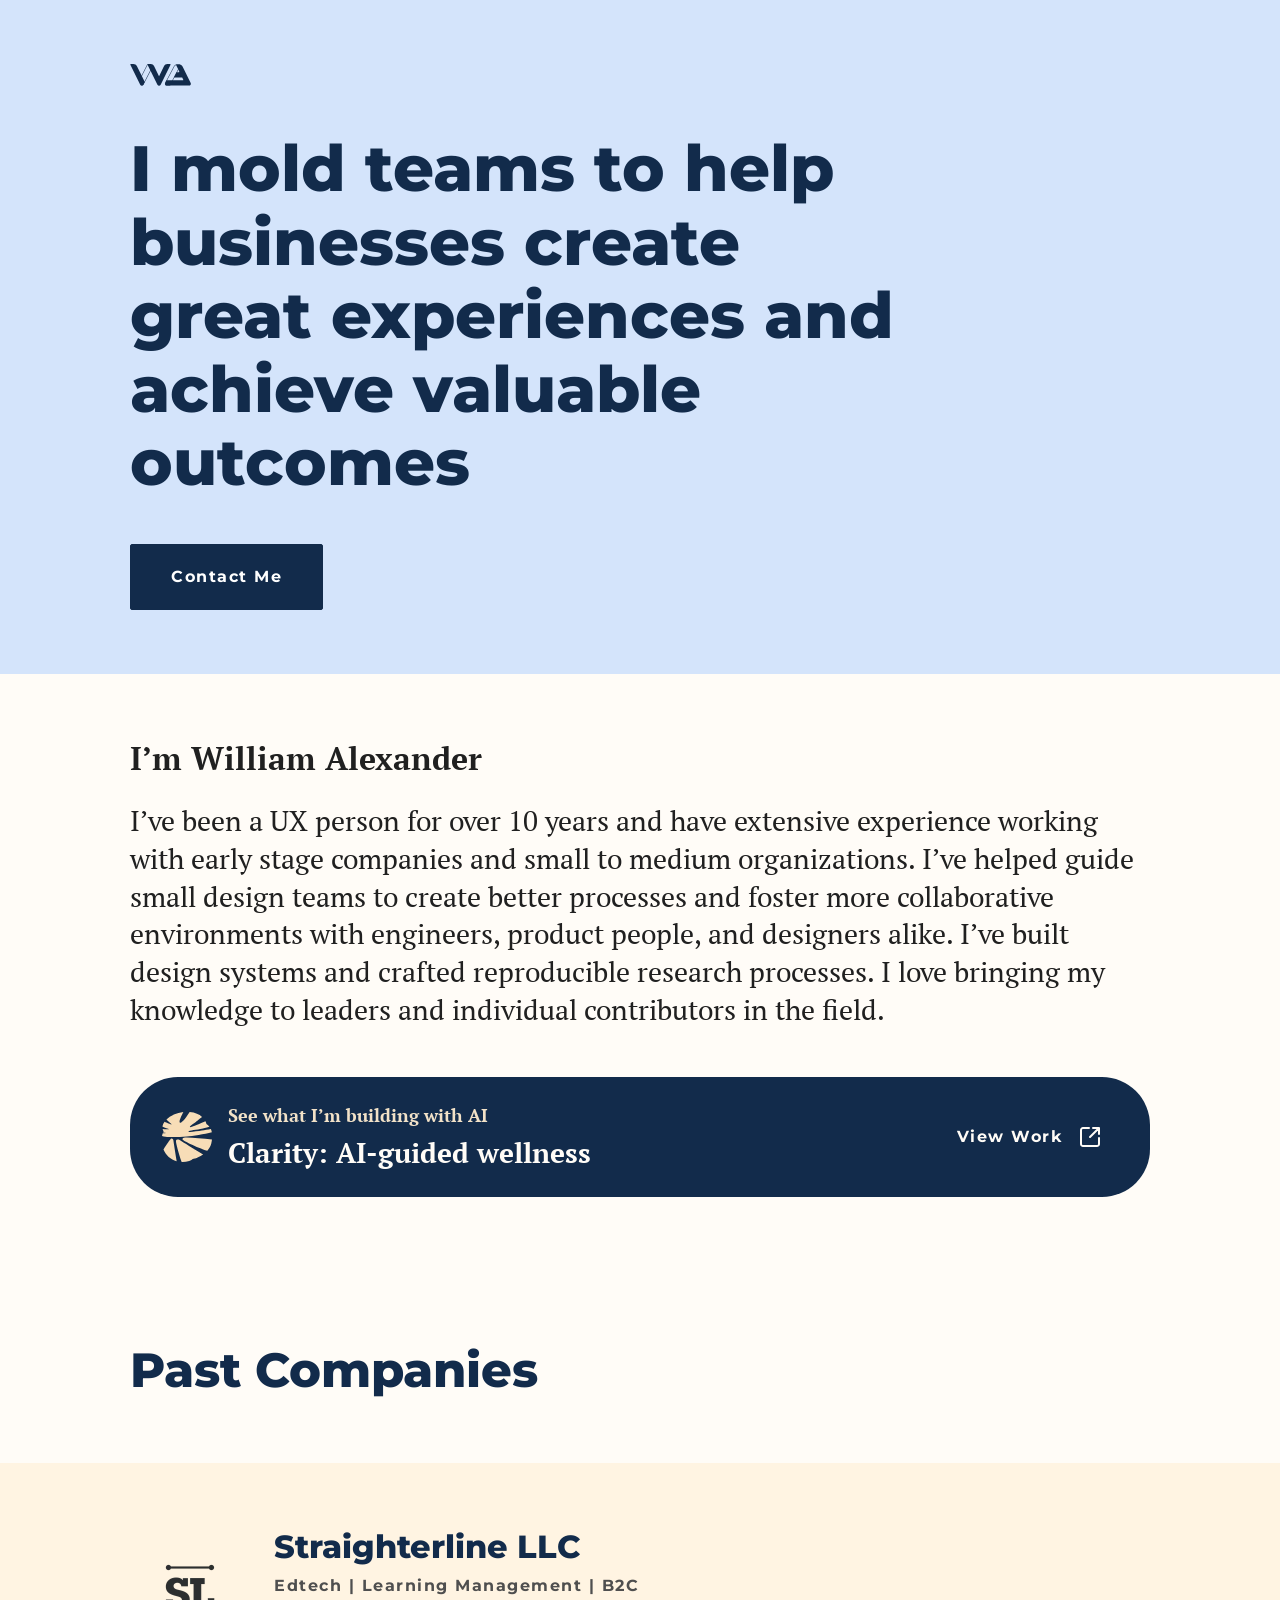
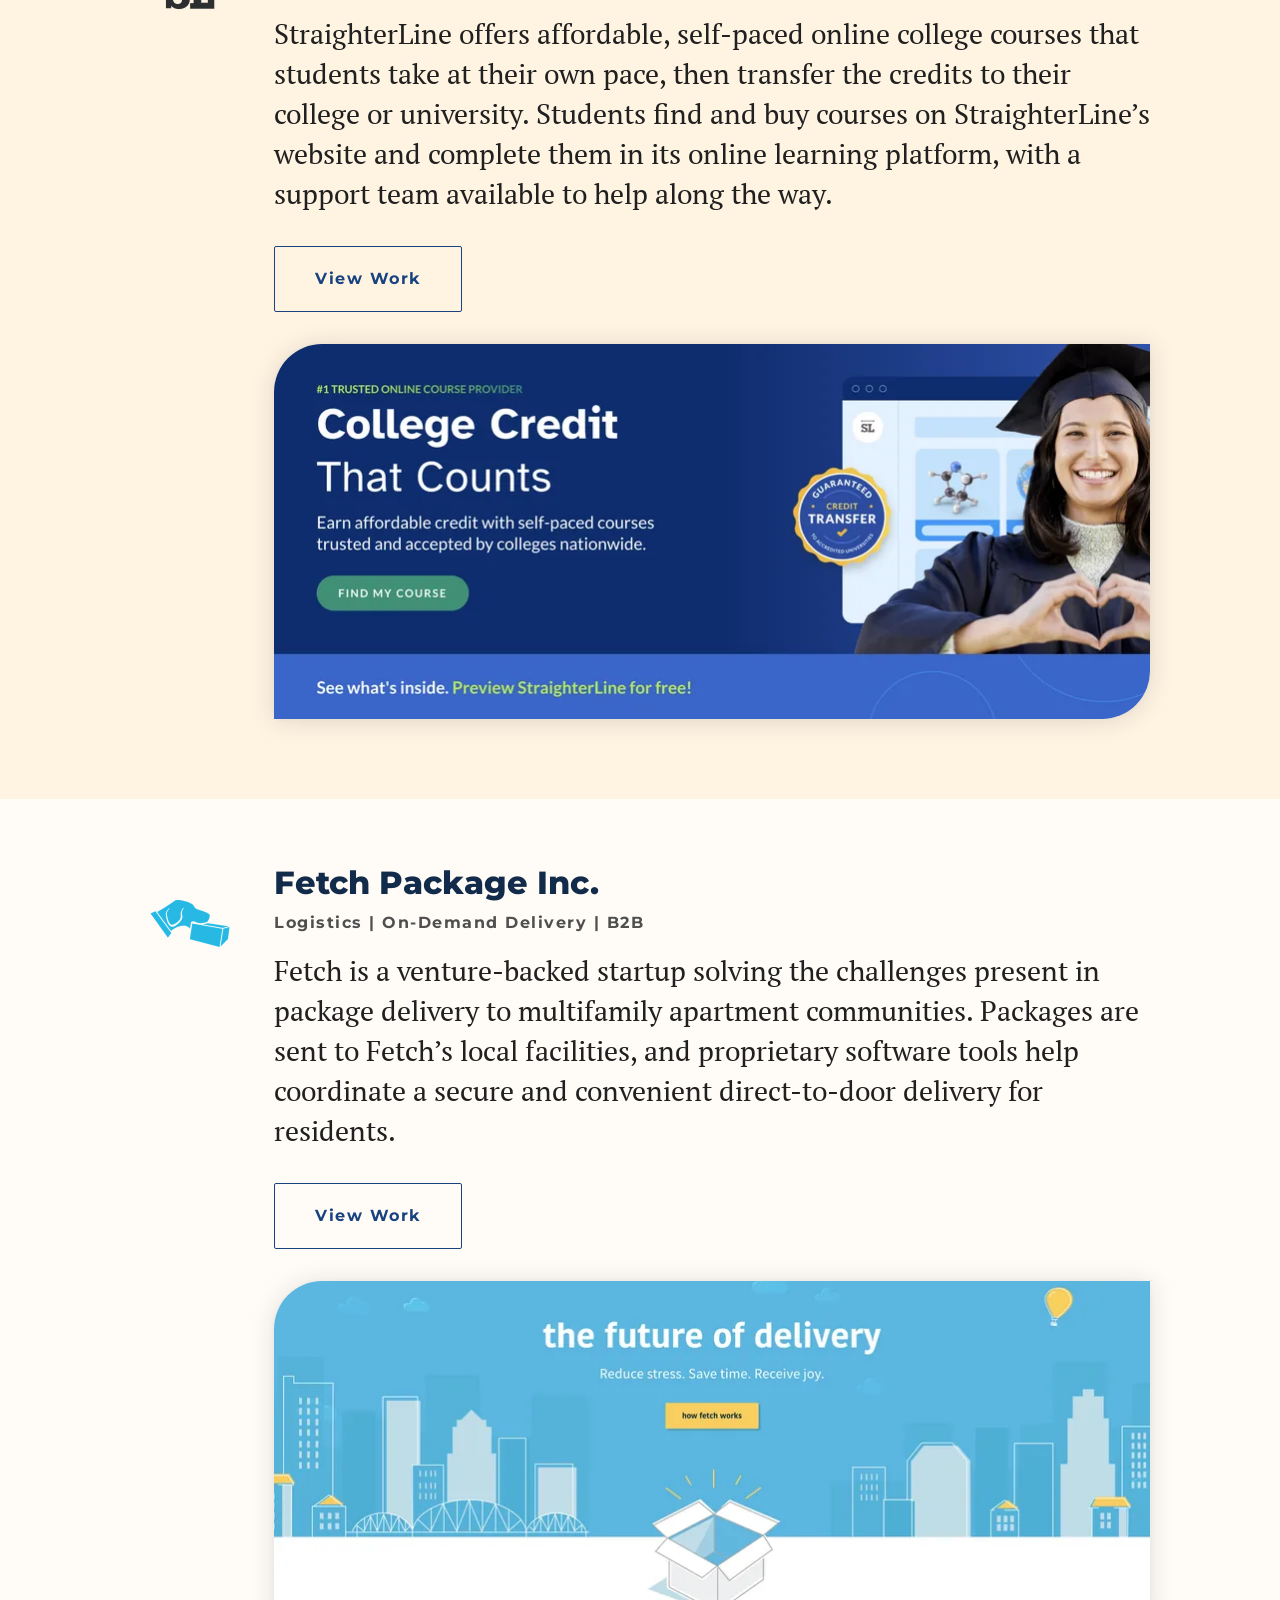
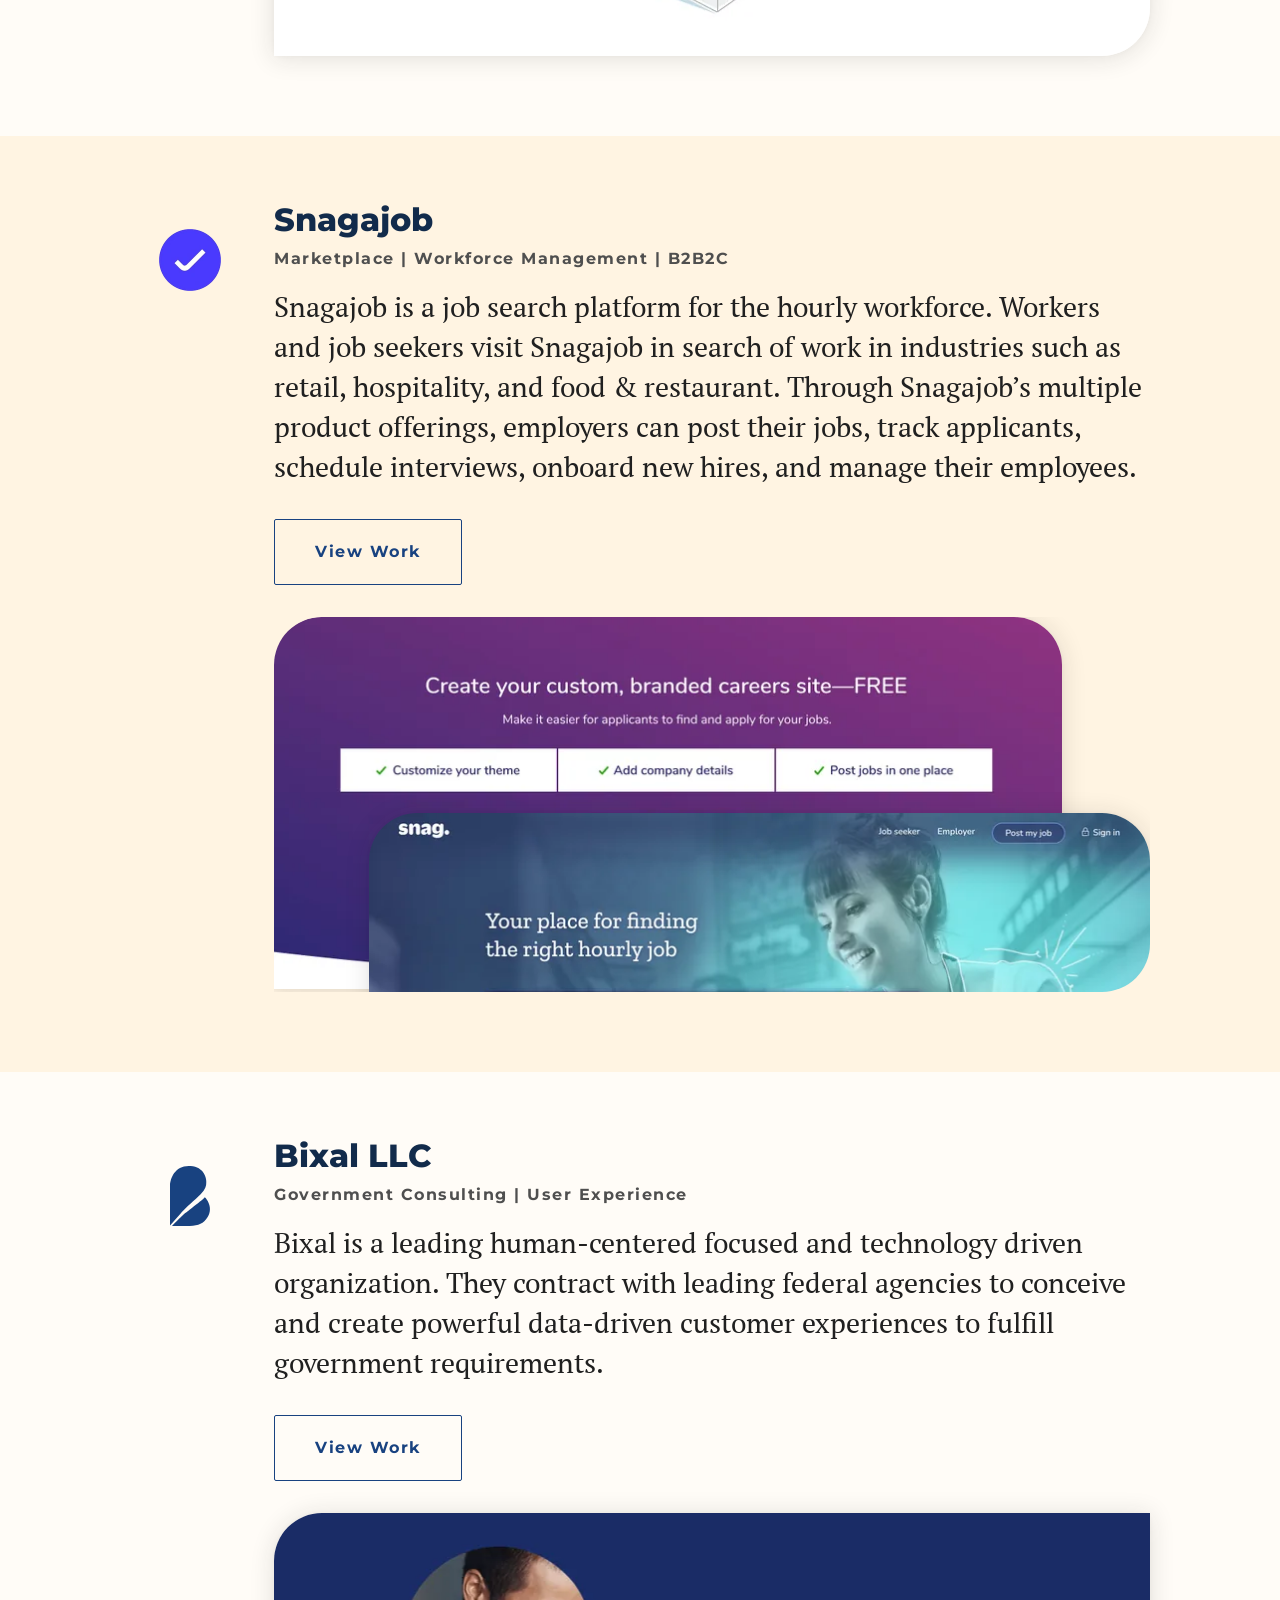
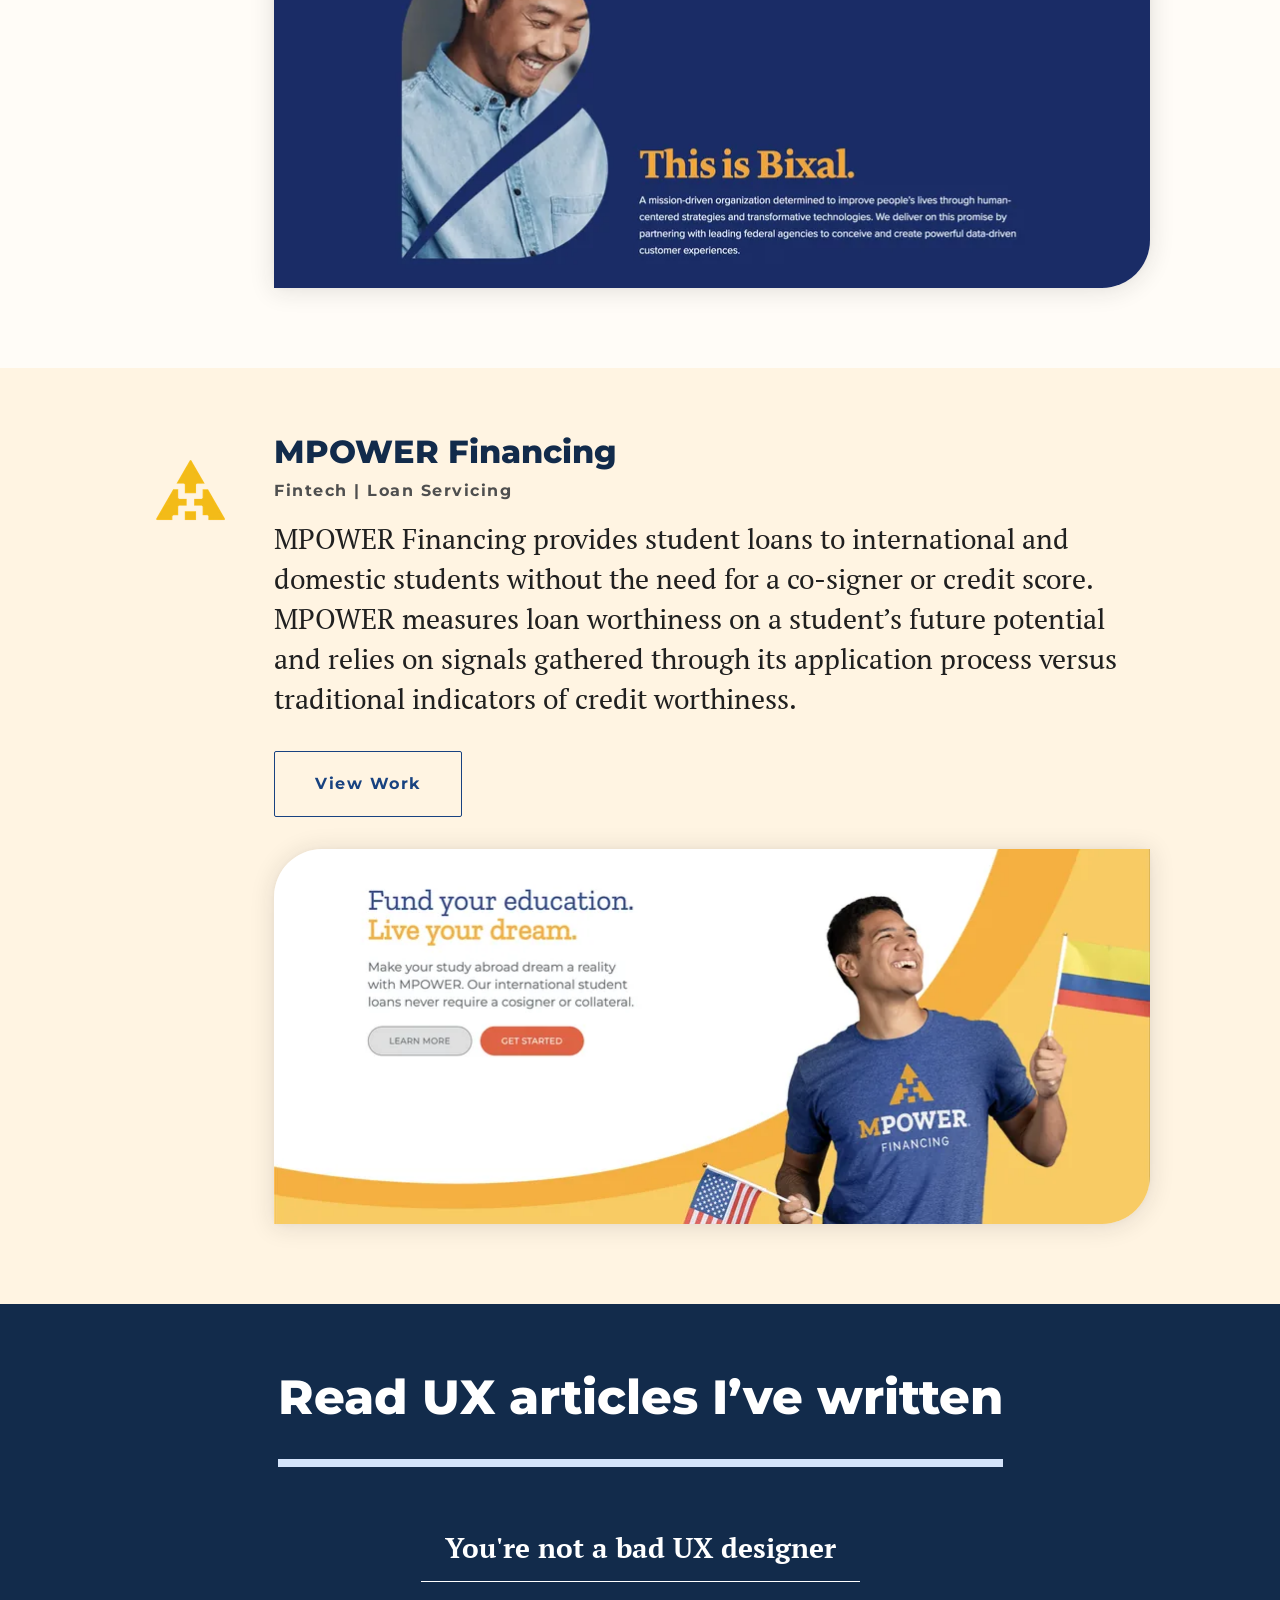
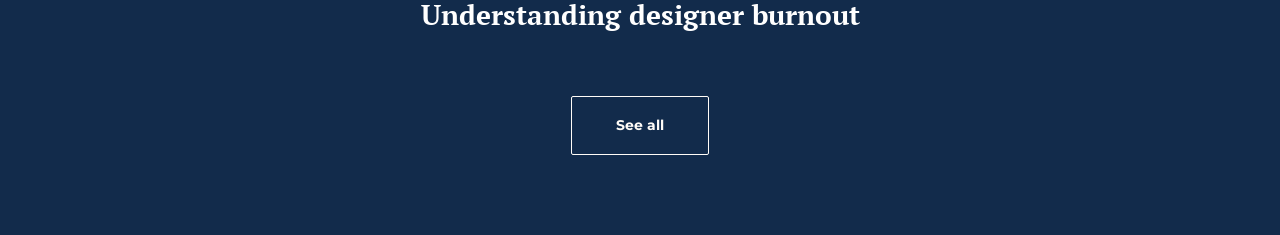
<file: index.html>
<!doctype html>
<html lang="en">
<head>
  <meta charset="utf-8">
  <meta name="viewport" content="width=device-width, initial-scale=1">
  <title>William Alexander's UX services</title>
  <meta name="description" content="I&#x27;m a UX practitioner with 10+ years of experience. I&#x27;ve worked with early stage, and small to medium companies. I provide startup advisement and UX consulting.">
  <meta property="og:type" content="website">
  <meta property="og:site_name" content="William Alexander">
  <meta property="og:title" content="William Alexander&#x27;s UX services">
  <meta property="og:description" content="I&#x27;m a UX practitioner with 10+ years of experience. I&#x27;ve worked with early stage, and small to medium companies. I provide startup advisement and UX consulting.">
  <meta property="og:locale" content="en_US">
  <meta property="og:url" content="https://wa-ux.com/">
  <meta property="og:image" content="https://wa-ux.com/og-image.jpg">
  <meta property="og:image:width" content="1200">
  <meta property="og:image:height" content="630">
  <meta property="og:image:alt" content="WA logo above the headline: I mold teams to help businesses create great experiences and achieve valuable outcomes">
  <meta name="twitter:card" content="summary_large_image">
  <meta name="theme-color" content="#d4e4fb">
  <link rel="canonical" href="https://wa-ux.com/">

  <link rel="icon" href="/favicon.ico" sizes="48x48">
  <link rel="icon" href="/favicon.svg" type="image/svg+xml">
  <link rel="apple-touch-icon" href="/apple-touch-icon.png">
  <link rel="manifest" href="/site.webmanifest">

  <link rel="preconnect" href="https://fonts.googleapis.com">
  <link rel="preconnect" href="https://fonts.gstatic.com" crossorigin>
  <link rel="stylesheet" href="https://fonts.googleapis.com/css2?family=Montserrat:wght@700;800&family=PT+Serif:wght@400;700&display=swap">

  <link rel="stylesheet" href="/css/tokens.css">
  <link rel="stylesheet" href="/css/base.css">
  <link rel="stylesheet" href="/css/components.css">
  <link rel="stylesheet" href="/css/home.css">

  <script type="application/ld+json">{"@context": "https://schema.org", "@graph": [{"@type": "WebSite", "@id": "https://wa-ux.com/#website", "url": "https://wa-ux.com/", "name": "William Alexander", "publisher": {"@id": "https://wa-ux.com/#person"}}, {"@type": "Person", "@id": "https://wa-ux.com/#person", "name": "William Alexander", "url": "https://wa-ux.com/", "sameAs": ["https://www.linkedin.com/in/william-alexander-hernandez-130ab945/", "https://medium.com/@wauxdesigner"]}]}</script>
  <script>document.documentElement.classList.add('js');</script>
</head>
<body class="home">
  <a class="skip-link" href="#main">Skip to content</a>

  <header class="site-header">
    <nav class="site-nav" aria-label="Main">
      <a class="site-nav__logo" href="/" aria-label="William Alexander, home">
        <img src="/assets/icons/wa-logo.svg" alt="WA logo" width="62" height="24">
      </a>
    </nav>
  </header>

  <main id="main">

    <section class="hero" aria-labelledby="hero-title">
      <div class="hero__inner container">
        <div class="hero__intro">
          <h1 class="hero__title" id="hero-title">I mold teams to help businesses create great experiences and achieve valuable outcomes</h1>
        </div>
        <a class="button" href="https://www.linkedin.com/in/william-alexander-hernandez-130ab945/" target="_blank" rel="noopener noreferrer">Contact me</a>
      </div>
    </section>

    <section class="intro" aria-labelledby="intro-title">
      <div class="intro__inner container reveal">
        <h2 class="intro__title" id="intro-title">I’m William Alexander</h2>
        <p class="intro__text">I’ve been a UX person for over 10 years and have extensive experience working with early stage companies and small to medium organizations. I’ve helped guide small design teams to create better processes and foster more collaborative environments with engineers, product people, and designers alike. I’ve built design systems and crafted reproducible research processes. I love bringing my knowledge to leaders and individual contributors in the field.</p>
        <div class="clarity-redirect">
          <a class="clarity" href="https://www.figma.com/proto/Y2KQJMrQ3L7vXY4rNFR13m/William-Alexander-Hernandez---Work-Overview?node-id=4-2&amp;viewport=124%2C-208%2C1&amp;t=jHfXXJJrxgbpoNoU-1&amp;scaling=contain&amp;content-scaling=fixed&amp;page-id=0%3A1&amp;hotspot-hints=0" target="_blank" rel="noopener noreferrer">
            <img class="clarity__logo" src="/assets/icons/clarity-mark.svg" alt="" width="50" height="50">
            <span class="clarity__content">
              <span class="clarity__text">
                <span class="clarity__eyebrow">See what I’m building with AI</span>
                <span class="clarity__title">Clarity: AI-guided wellness</span>
              </span>
              <span class="clarity__cta">
                View Work
                <img src="/assets/icons/icon-external.svg" alt="" width="24" height="24">
              </span>
            </span>
          </a>
        </div>
      </div>
    </section>

    <section class="past-work" aria-labelledby="past-work-title">
      <div class="section-heading">
        <h2 class="container reveal" id="past-work-title">Past Companies</h2>
      </div>

      <article class="company" aria-labelledby="company-straighterline">
        <div class="company__logo reveal">
          <img src="/assets/images/straighterline-logo.webp" alt="Straighterline logo" width="60" height="60" loading="lazy">
        </div>
        <div class="company__content reveal">
          <div class="company__details">
            <div class="company__name">
              <h3 class="company__title" id="company-straighterline">Straighterline LLC</h3>
              <p class="meta">Edtech | Learning management | B2C</p>
            </div>
            <p class="company__text">StraighterLine offers affordable, self-paced online college courses that students take at their own pace, then transfer the credits to their college or university. Students find and buy courses on StraighterLine’s website and complete them in its online learning platform, with a support team available to help along the way.</p>
          </div>
          <a class="button button--secondary" href="/work/straighterline/">View work</a>
          <div class="company__banner frame frame--banner">
            <img src="/assets/images/straighterline-banner.webp" alt="StraighterLine website banner reading College Credit That Counts, with a graduate in a cap and gown making a heart with their hands" width="878" height="376" loading="lazy">
          </div>
        </div>
      </article>

      <article class="company" aria-labelledby="company-fetch">
        <div class="company__logo reveal">
          <img src="/assets/images/fetch-logo.webp" alt="Fetch Package logo" width="82" height="47" loading="lazy">
        </div>
        <div class="company__content reveal">
          <div class="company__details">
            <div class="company__name">
              <h3 class="company__title" id="company-fetch">Fetch Package Inc.</h3>
              <p class="meta">Logistics | On-demand delivery | B2B</p>
            </div>
            <p class="company__text">Fetch is a venture-backed startup solving the challenges present in package delivery to multifamily apartment communities. Packages are sent to Fetch’s local facilities, and proprietary software tools help coordinate a secure and convenient direct-to-door delivery for residents.</p>
          </div>
          <a class="button button--secondary" href="/work/fetch/">View work</a>
          <div class="company__banner frame frame--banner">
            <img src="/assets/images/fetch-banner.webp" alt="Fetch website banner reading the future of delivery, with an illustrated city skyline and an open package" width="878" height="376" loading="lazy">
          </div>
        </div>
      </article>

      <article class="company" aria-labelledby="company-snagajob">
        <div class="company__logo reveal">
          <img src="/assets/images/snagajob-logo.webp" alt="Snagajob logo" width="62" height="62" loading="lazy">
        </div>
        <div class="company__content reveal">
          <div class="company__details">
            <div class="company__name">
              <h3 class="company__title" id="company-snagajob">Snagajob</h3>
              <p class="meta">Marketplace | Workforce management | B2B2C</p>
            </div>
            <p class="company__text">Snagajob is a job search platform for the hourly workforce. Workers and job seekers visit Snagajob in search of work in industries such as retail, hospitality, and food &amp; restaurant. Through Snagajob’s multiple product offerings, employers can post their jobs, track applicants, schedule interviews, onboard new hires, and manage their employees.</p>
          </div>
          <a class="button button--secondary" href="/work/snagajob/">View work</a>
          <div class="company__banner frame frame--banner frame--stack">
            <div class="frame__stack">
              <div class="frame__layer frame__layer--back">
                <img src="/assets/images/snagajob-banner-back.webp" alt="Snagajob page inviting employers to create a custom, branded careers site for free" width="792" height="374" loading="lazy">
              </div>
              <div class="frame__layer frame__layer--front">
                <img src="/assets/images/snagajob-banner-front.webp" alt="Snagajob careers site with a smiling worker and the line Your place for finding the right hourly job" width="785" height="375" loading="lazy">
              </div>
            </div>
          </div>
        </div>
      </article>

      <article class="company" aria-labelledby="company-bixal">
        <div class="company__logo reveal">
          <img src="/assets/icons/bixal-logo.svg" alt="Bixal logo" width="120" height="120" loading="lazy">
        </div>
        <div class="company__content reveal">
          <div class="company__details">
            <div class="company__name">
              <h3 class="company__title" id="company-bixal">Bixal LLC</h3>
              <p class="meta">Government consulting | User Experience</p>
            </div>
            <p class="company__text">Bixal is a leading human-centered focused and technology driven organization. They contract with leading federal agencies to conceive and create powerful data-driven customer experiences to fulfill government requirements.</p>
          </div>
          <a class="button button--secondary" href="/work/bixal/">View work</a>
          <div class="company__banner frame frame--banner">
            <img src="/assets/images/bixal-banner.webp" alt="Bixal website banner reading This is Bixal, with a smiling man in a denim shirt" width="878" height="376" loading="lazy">
          </div>
        </div>
      </article>

      <article class="company" aria-labelledby="company-mpower">
        <div class="company__logo reveal">
          <img src="/assets/images/mpower-logo.webp" alt="MPOWER Financing logo" width="73" height="69" loading="lazy">
        </div>
        <div class="company__content reveal">
          <div class="company__details">
            <div class="company__name">
              <h3 class="company__title" id="company-mpower">MPOWER Financing</h3>
              <p class="meta">Fintech | Loan servicing</p>
            </div>
            <p class="company__text">MPOWER Financing provides student loans to international and domestic students without the need for a co-signer or credit score. MPOWER measures loan worthiness on a student’s future potential and relies on signals gathered through its application process versus traditional indicators of credit worthiness.</p>
          </div>
          <a class="button button--secondary" href="/work/mpower/">View work</a>
          <div class="company__banner frame frame--banner">
            <img src="/assets/images/mpower-banner.webp" alt="MPOWER website banner reading Fund your education, live your dream, with a smiling student holding two flags" width="878" height="376" loading="lazy">
          </div>
        </div>
      </article>
    </section>

    <section class="articles on-dark" aria-labelledby="articles-title">
      <div class="articles__inner reveal">
        <div class="articles__heading">
          <h2 class="articles__title" id="articles-title">Read UX articles I’ve written</h2>
          <hr class="rule">
        </div>
        <ul class="link-list" role="list">
          <li class="link-list__item"><a class="link-list__link" href="https://medium.com/@wauxdesigner/youre-not-a-bad-ux-designer-you-re-doing-the-wrong-type-of-ux-work-a49d438135d1" target="_blank" rel="noopener noreferrer">You're not a bad UX designer</a></li>
          <li class="link-list__item"><a class="link-list__link" href="https://medium.com/@wauxdesigner/designer-burnout-b89557d48617" target="_blank" rel="noopener noreferrer">Understanding designer burnout</a></li>
        </ul>
        <a class="button button--secondary button--inverse" href="https://medium.com/@wauxdesigner" target="_blank" rel="noopener noreferrer">See all</a>
      </div>
    </section>

  </main>

  <script src="/js/main.js" defer></script>
</body>
</html>
</file>
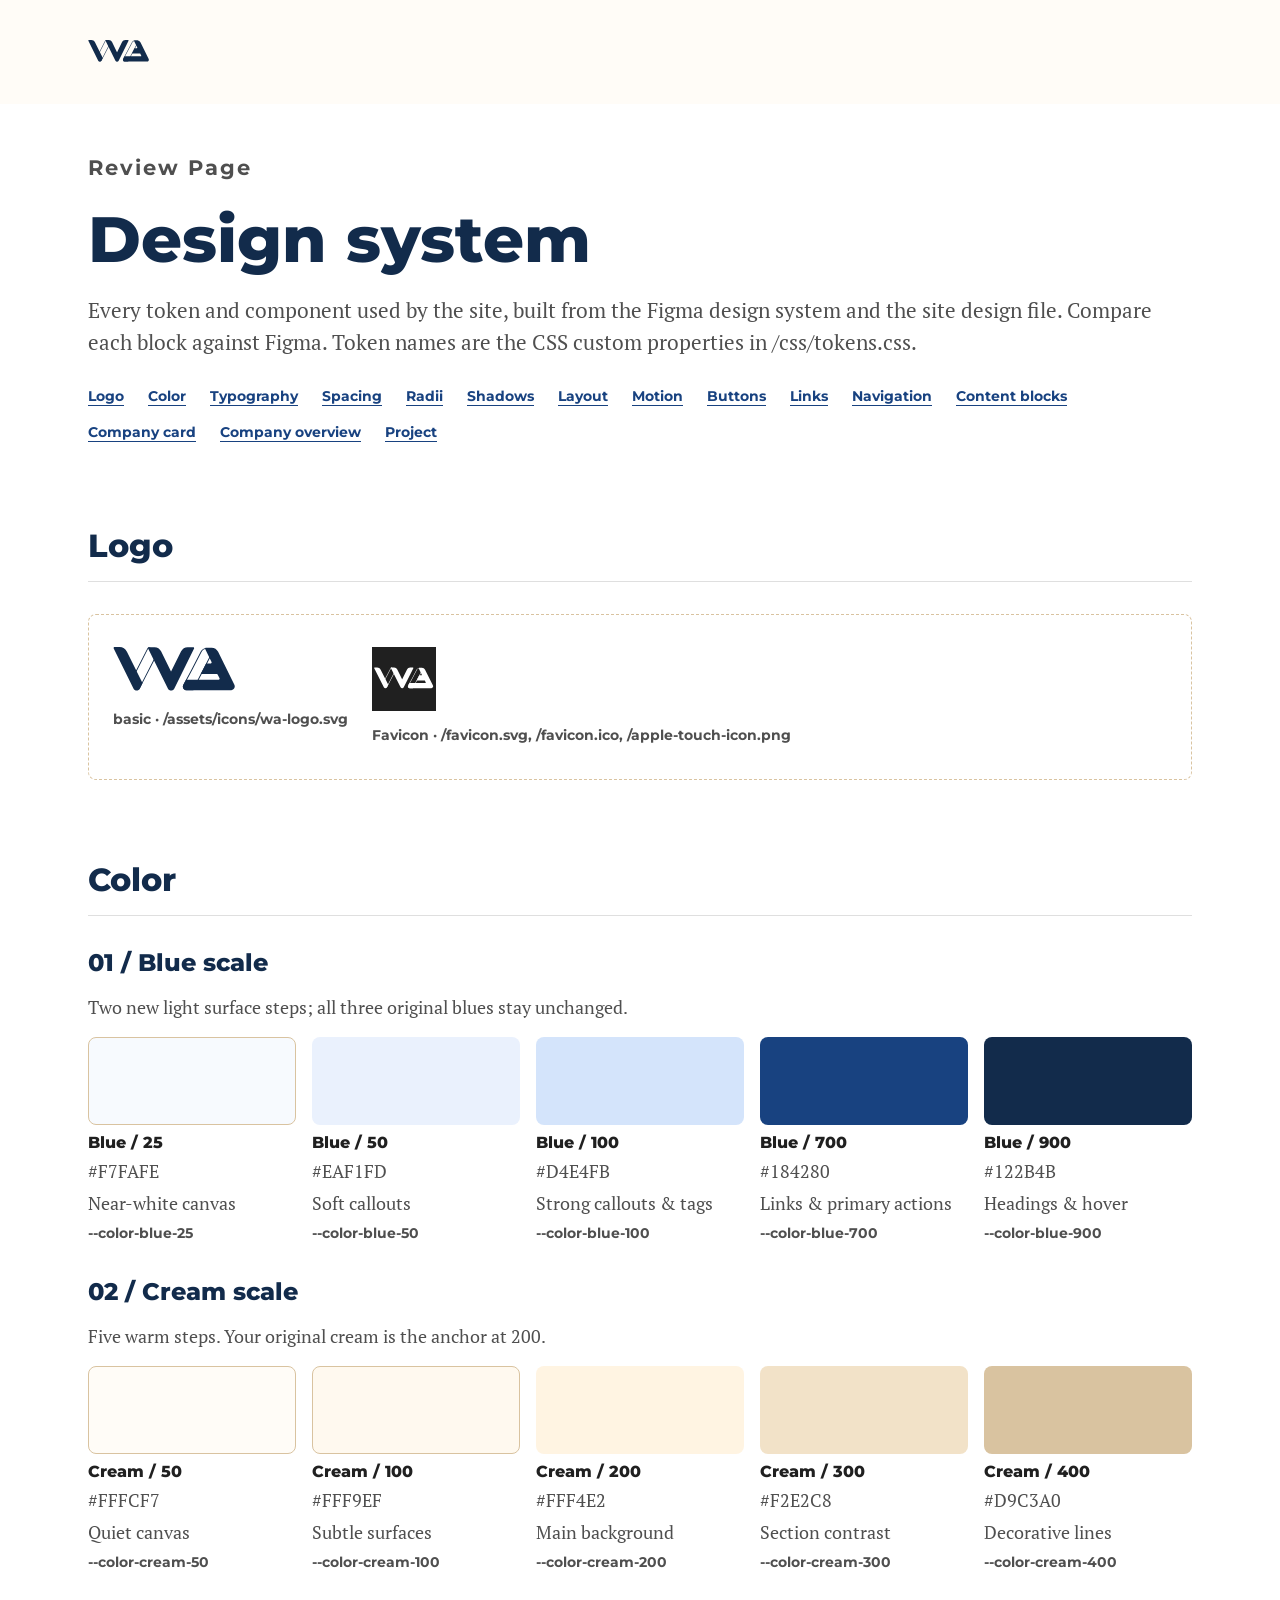
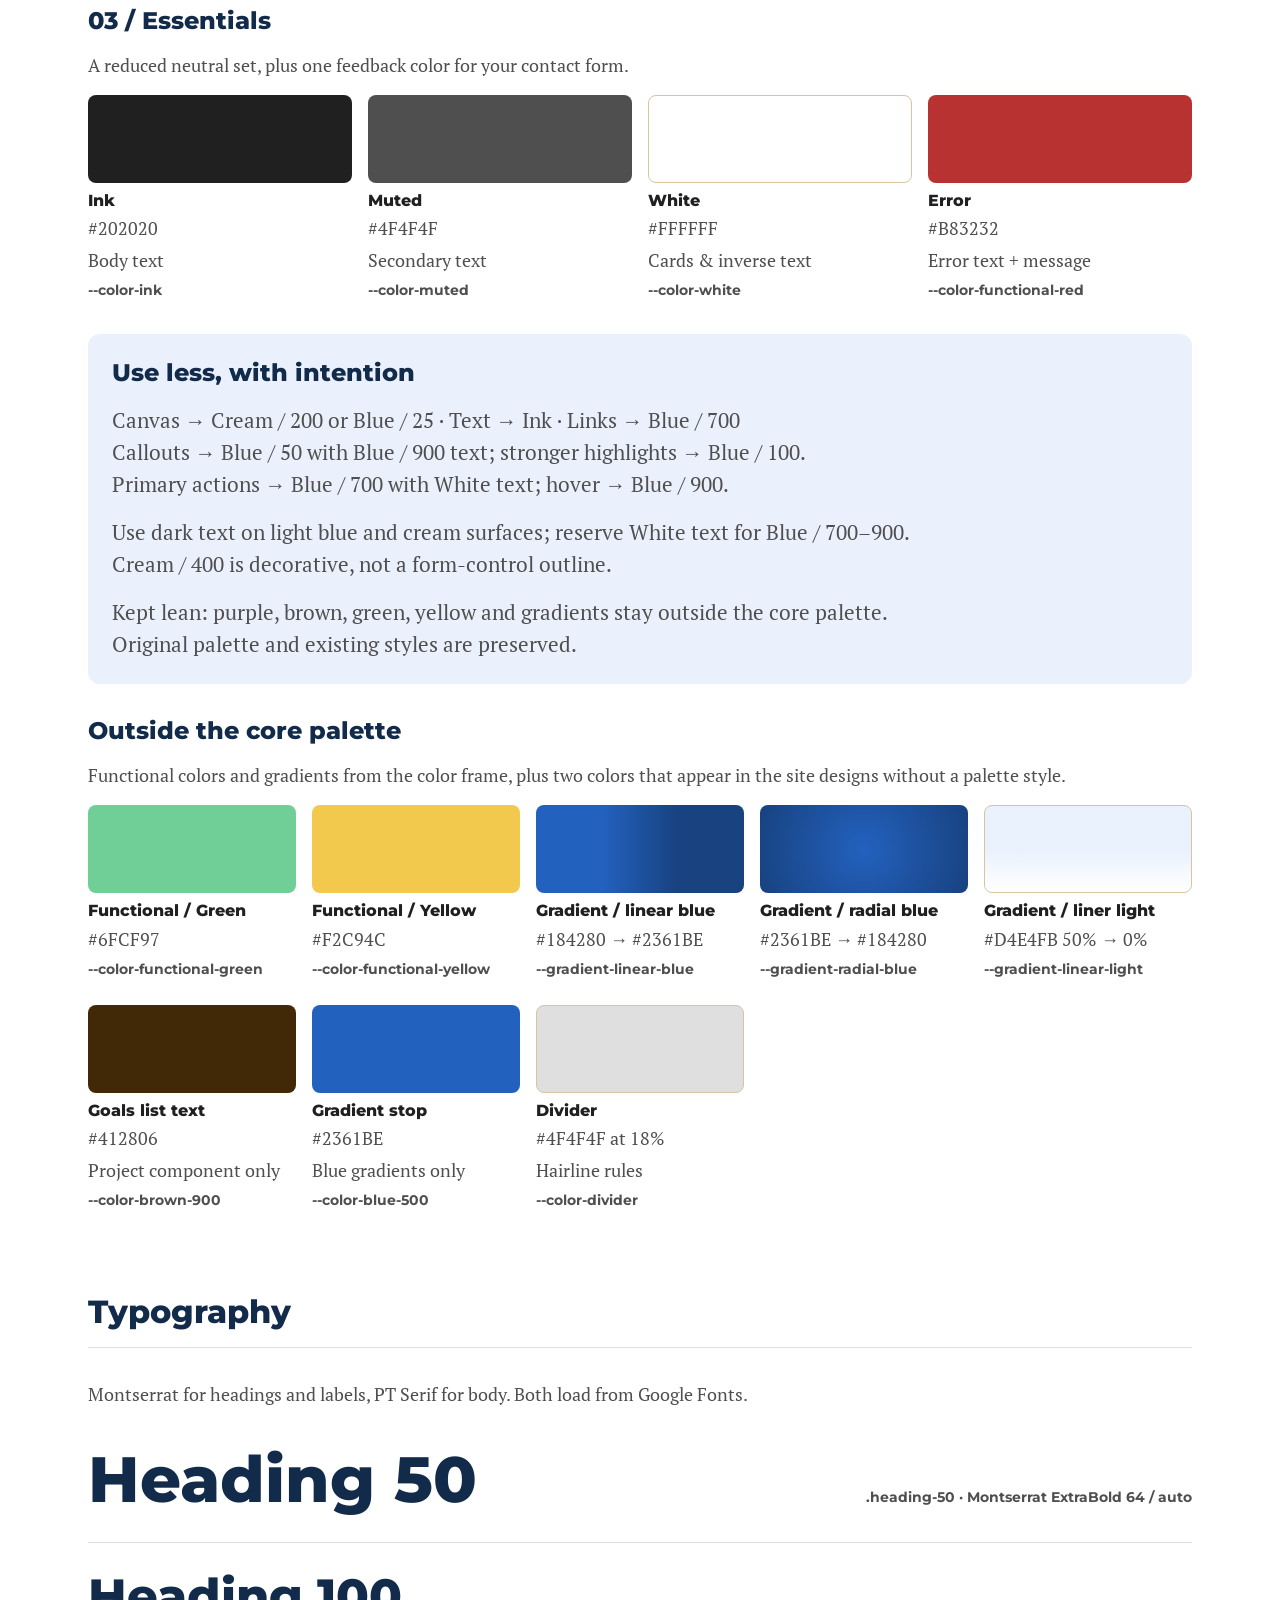
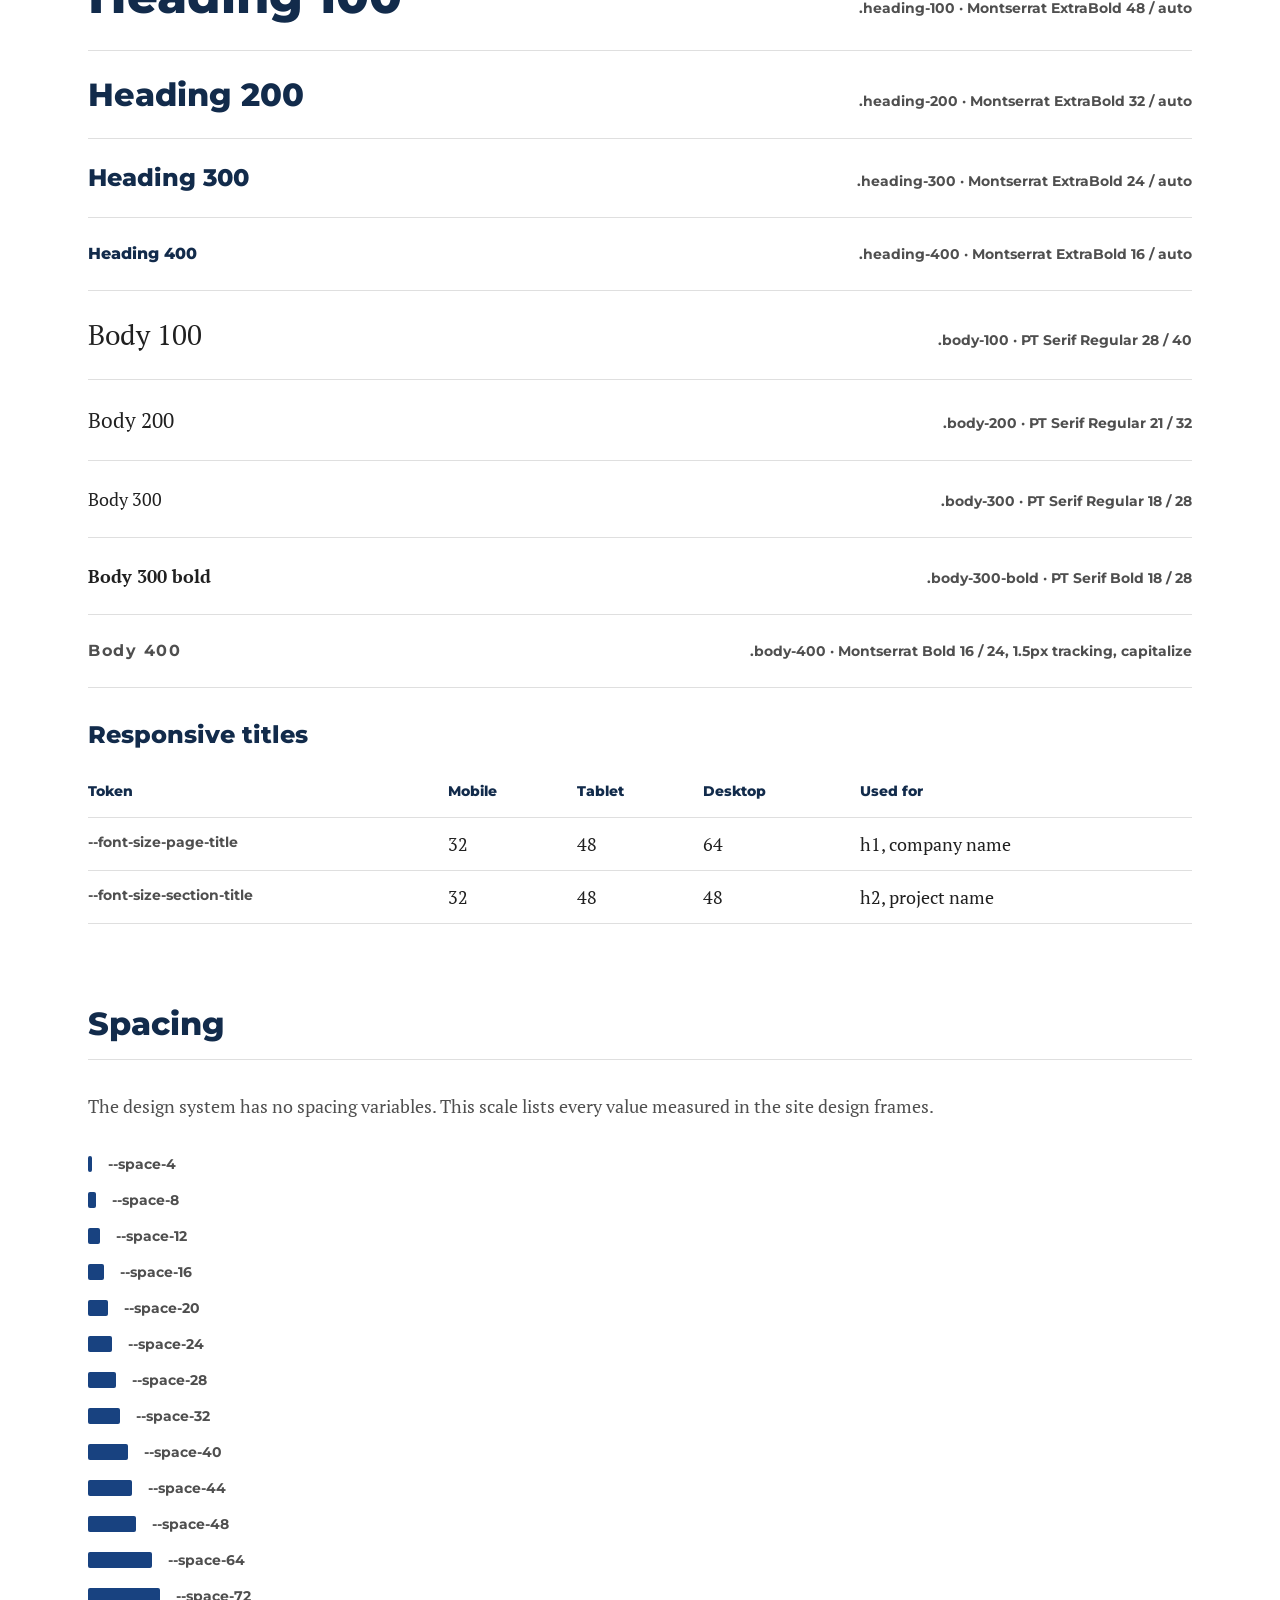
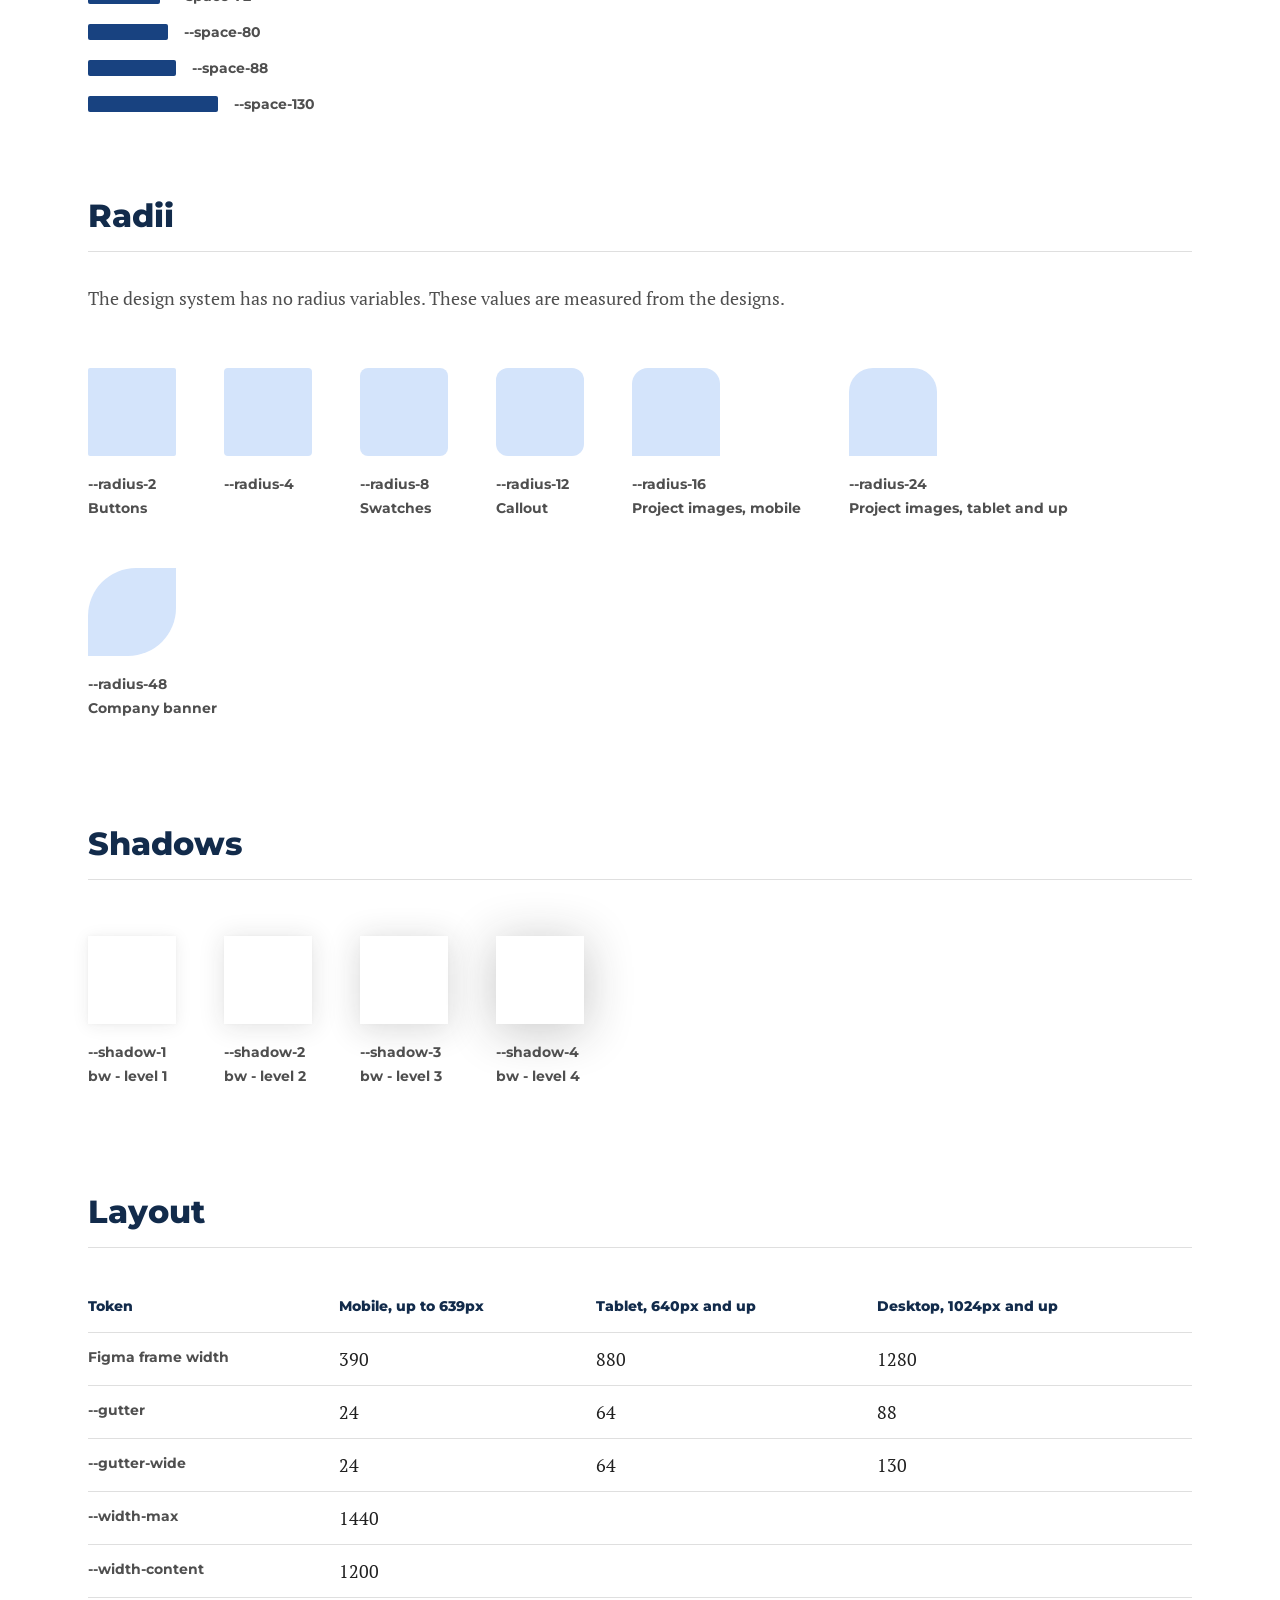
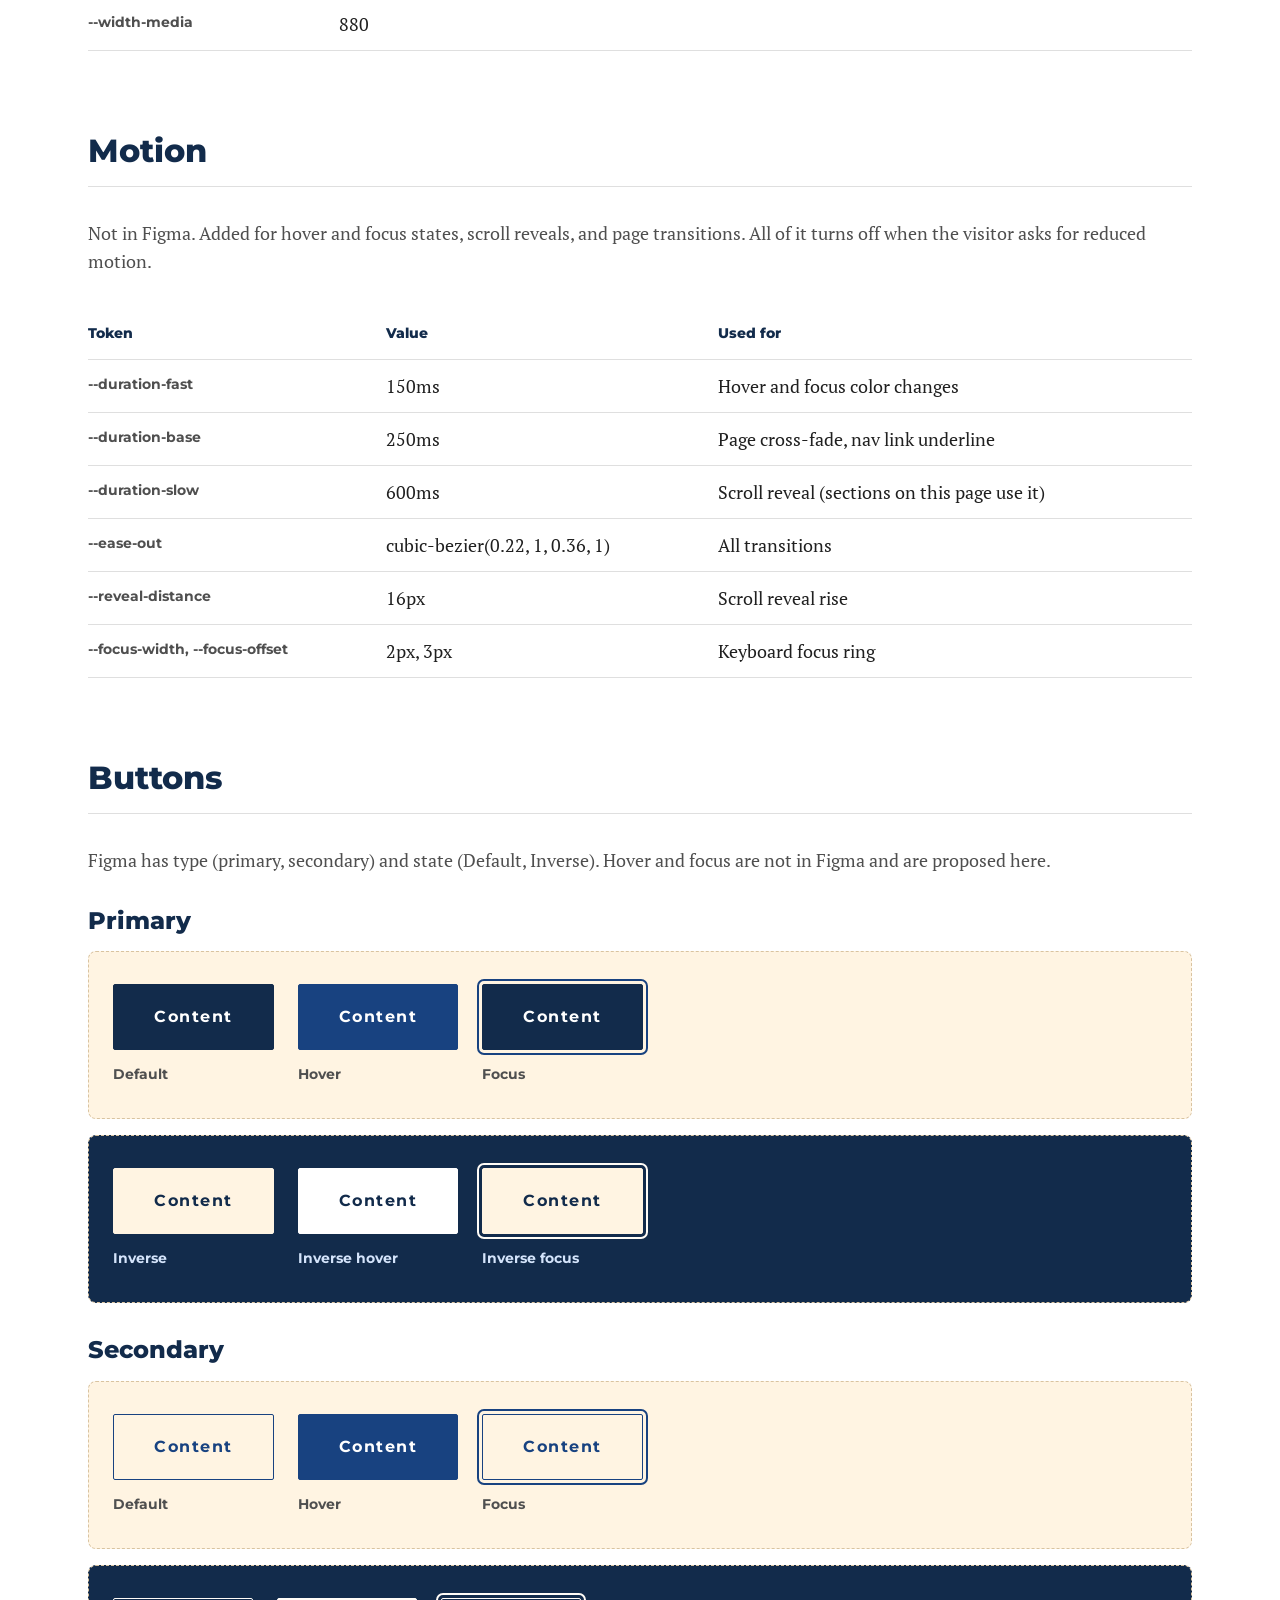
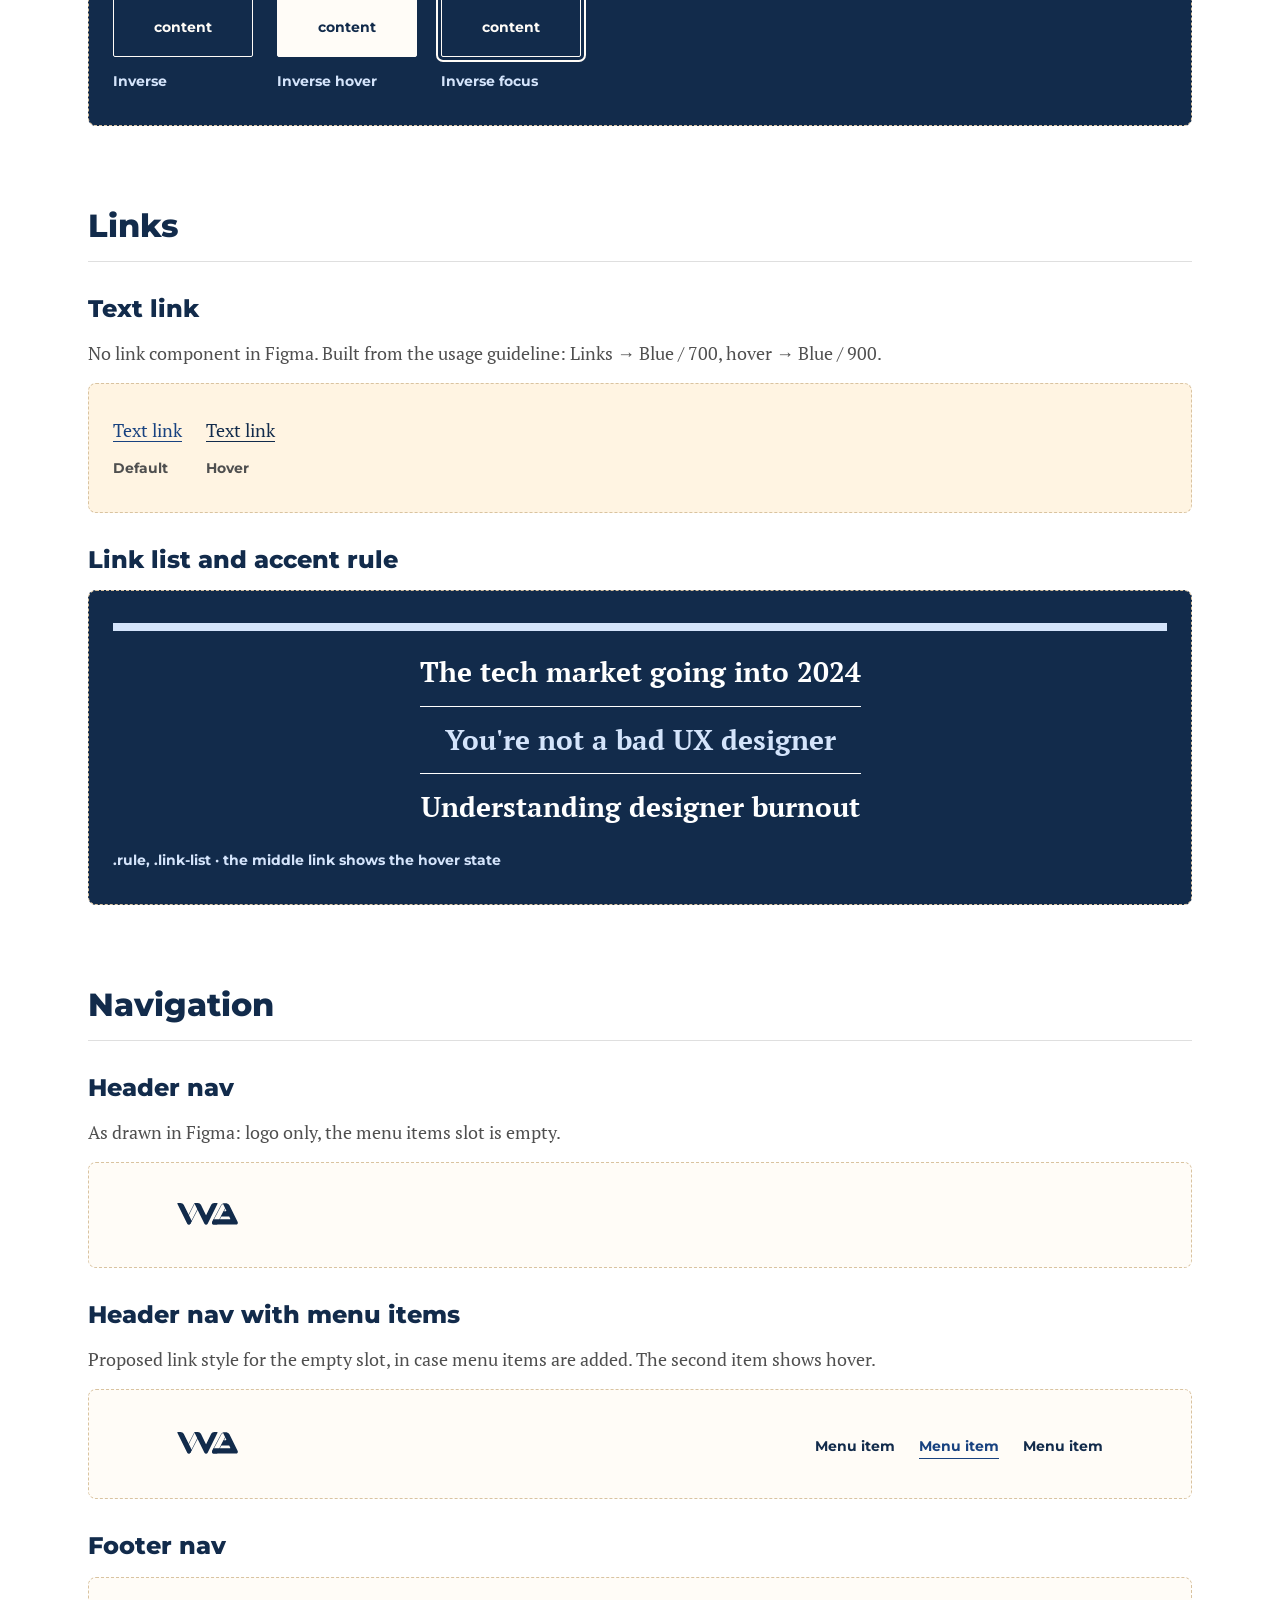
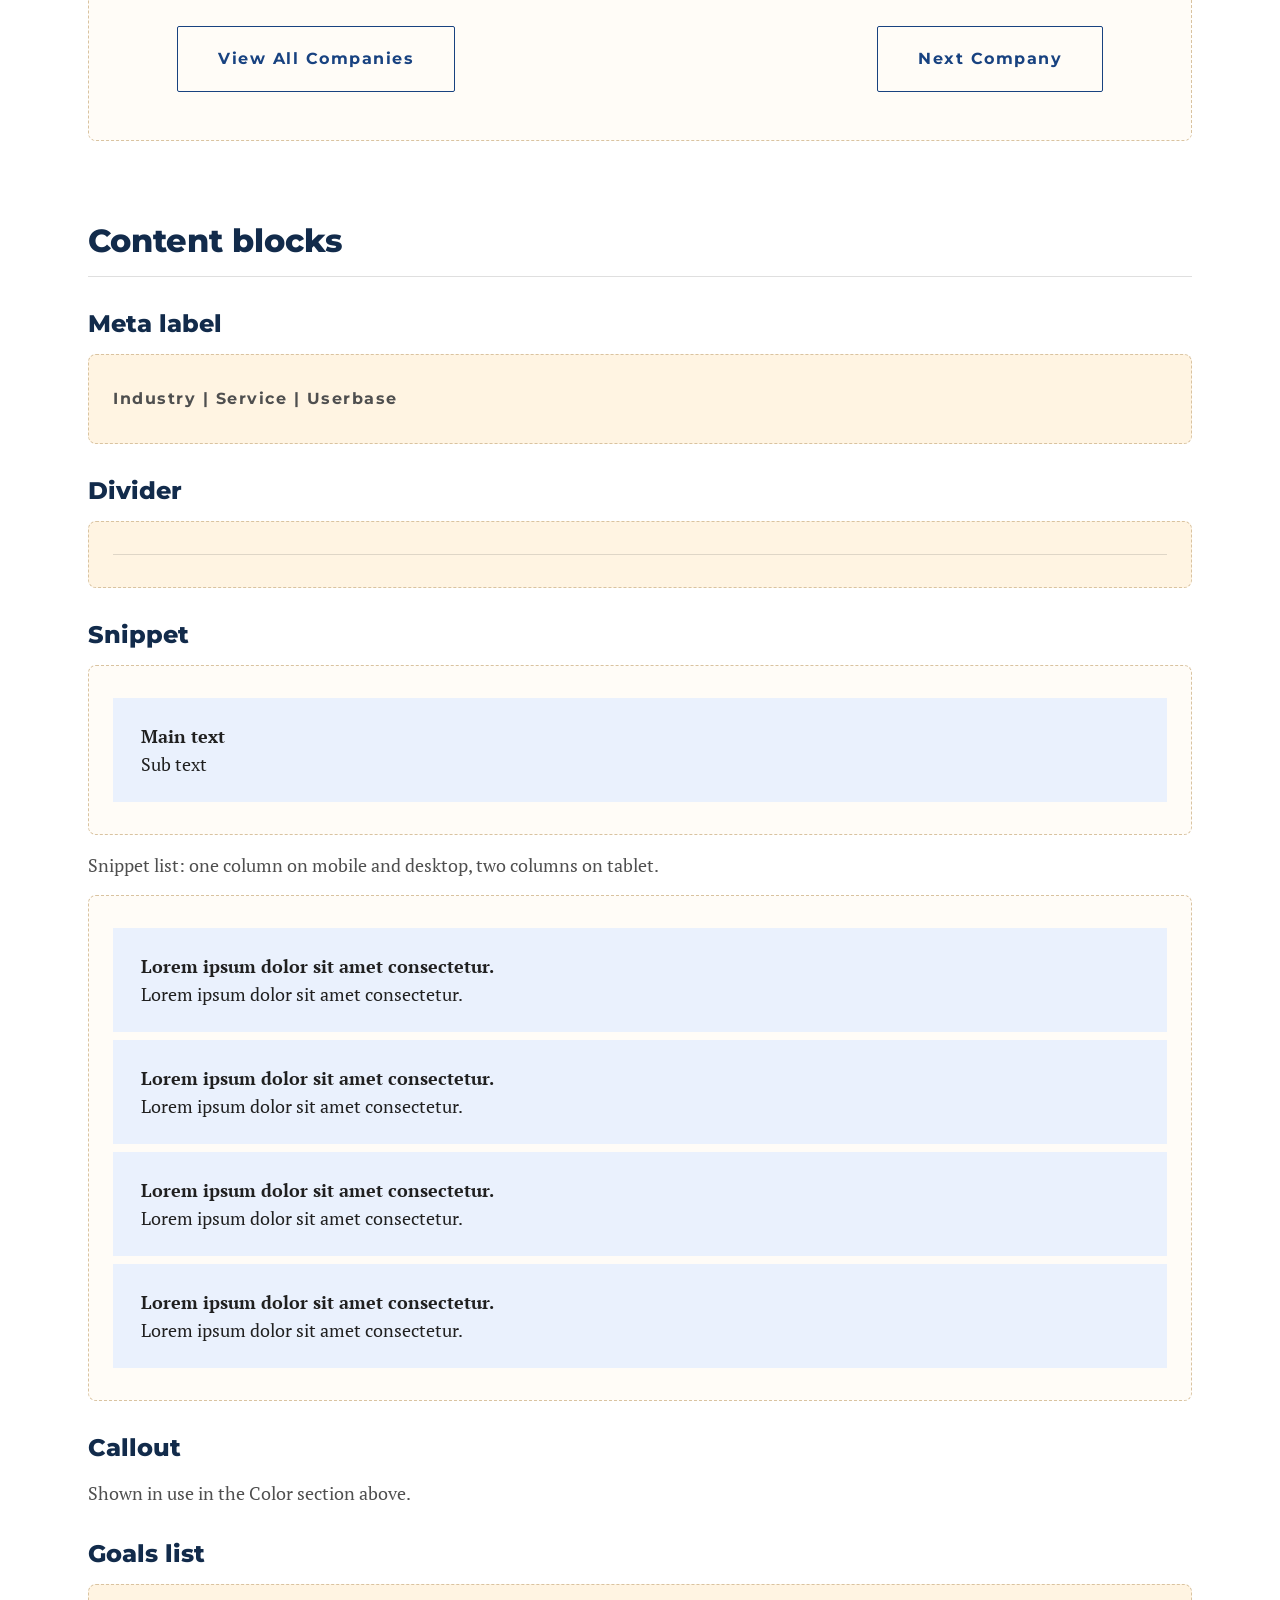
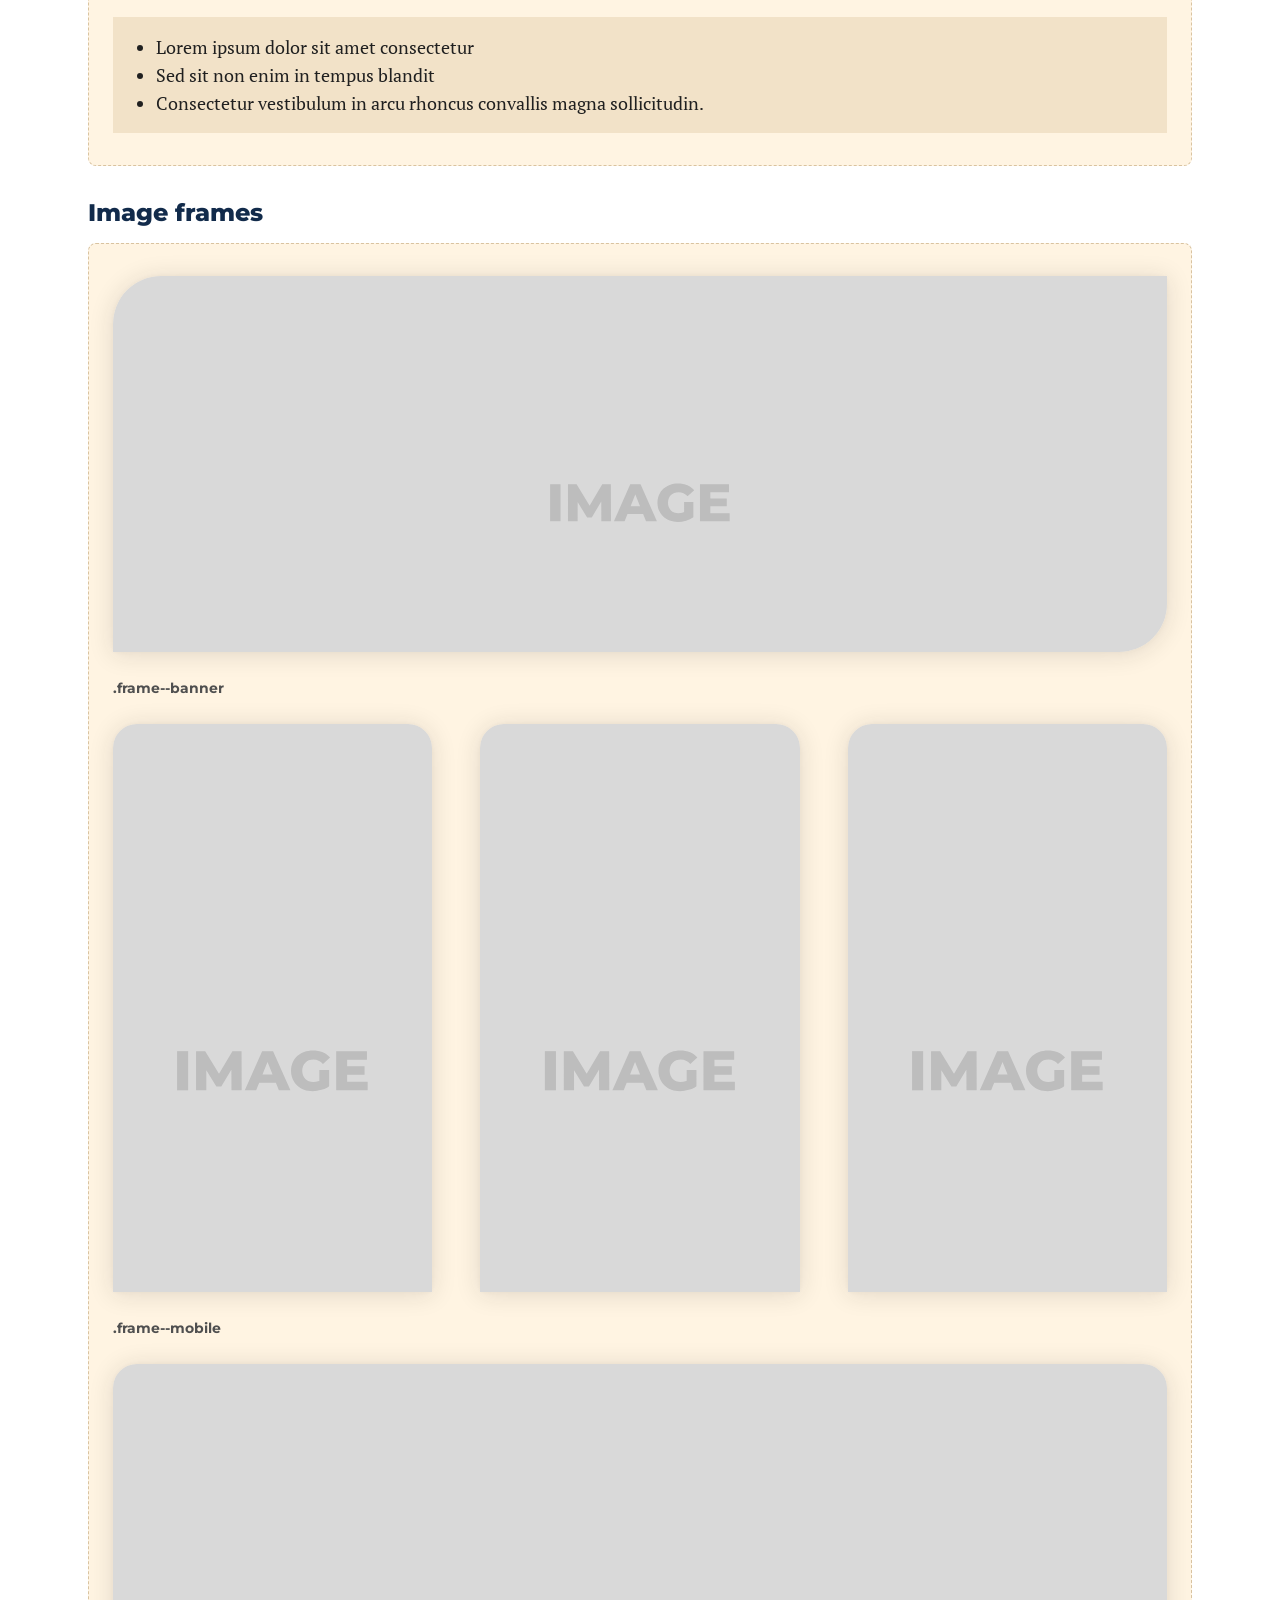
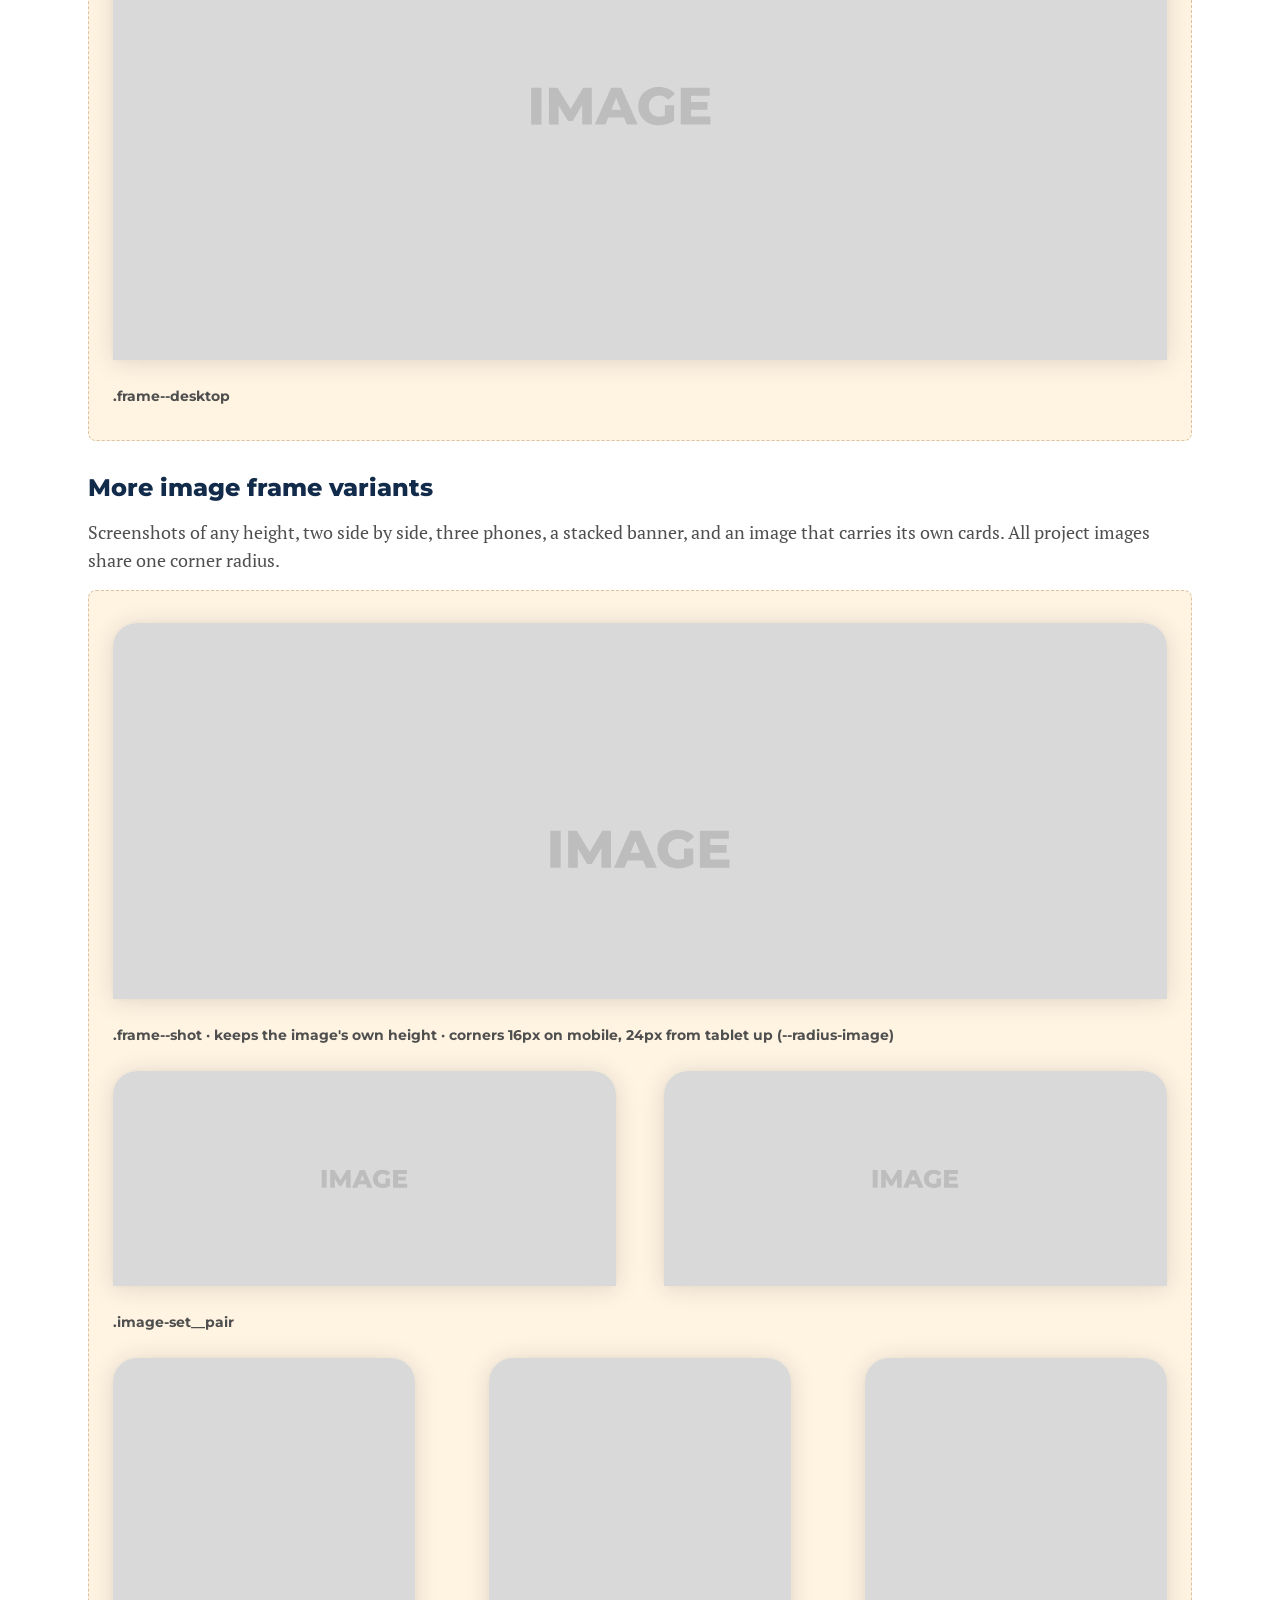
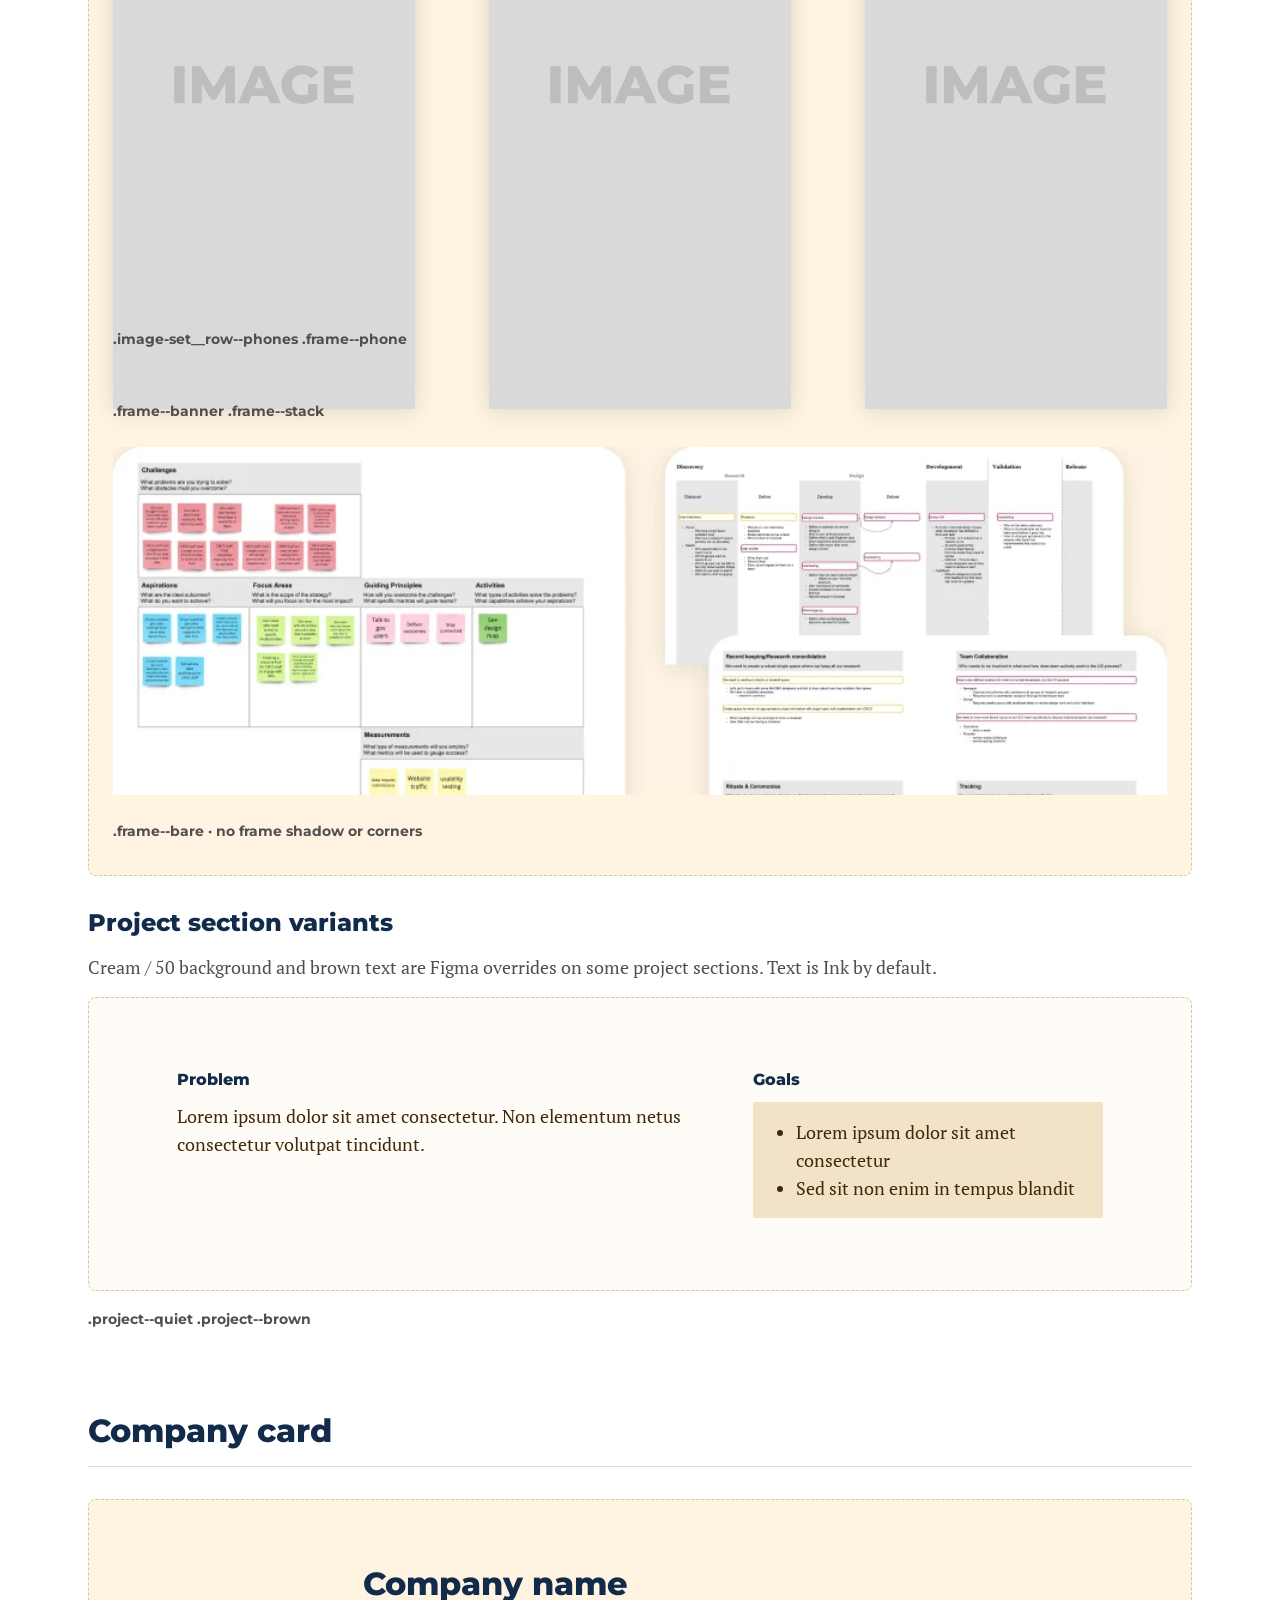
<file: design-system/index.html>
<!doctype html>
<html lang="en">
<head>
  <meta charset="utf-8">
  <meta name="viewport" content="width=device-width, initial-scale=1">
  <title>Design system | William Alexander</title>
  <meta name="description" content="Review page for the portfolio design system: every color, type style, spacing, radius, and shadow token, and every component with its variants and states.">
  <meta name="robots" content="noindex">
  <meta property="og:type" content="website">
  <meta property="og:title" content="Design system | William Alexander">
  <meta property="og:description" content="Review page for the portfolio design system: tokens and components with their variants and states.">

  <link rel="icon" href="/favicon.ico" sizes="48x48">
  <link rel="icon" href="/favicon.svg" type="image/svg+xml">
  <link rel="apple-touch-icon" href="/apple-touch-icon.png">
  <link rel="manifest" href="/site.webmanifest">

  <link rel="preconnect" href="https://fonts.googleapis.com">
  <link rel="preconnect" href="https://fonts.gstatic.com" crossorigin>
  <link rel="stylesheet" href="https://fonts.googleapis.com/css2?family=Montserrat:wght@700;800&family=PT+Serif:wght@400;700&display=swap">

  <link rel="stylesheet" href="/css/tokens.css">
  <link rel="stylesheet" href="/css/base.css">
  <link rel="stylesheet" href="/css/components.css">
  <link rel="stylesheet" href="/css/design-system.css">

  <script>document.documentElement.classList.add('js');</script>
</head>
<body class="ds-page">
  <a class="skip-link" href="#main">Skip to content</a>

  <header class="site-header">
    <nav class="site-nav" aria-label="Main">
      <a class="site-nav__logo" href="/" aria-label="William Alexander, home">
        <img src="/assets/icons/wa-logo.svg" alt="WA logo" width="62" height="24">
      </a>
    </nav>
  </header>

  <main id="main" class="ds-main">

    <div class="ds-intro">
      <p class="meta">Review page</p>
      <h1>Design system</h1>
      <p>Every token and component used by the site, built from the Figma design system and the site design file. Compare each block against Figma. Token names are the CSS custom properties in /css/tokens.css.</p>
      <nav class="ds-toc" aria-label="On this page">
        <a href="#logo">Logo</a>
        <a href="#color">Color</a>
        <a href="#typography">Typography</a>
        <a href="#spacing">Spacing</a>
        <a href="#radii">Radii</a>
        <a href="#shadows">Shadows</a>
        <a href="#layout">Layout</a>
        <a href="#motion">Motion</a>
        <a href="#buttons">Buttons</a>
        <a href="#links">Links</a>
        <a href="#navigation">Navigation</a>
        <a href="#content">Content blocks</a>
        <a href="#company">Company card</a>
        <a href="#overview">Company overview</a>
        <a href="#project">Project</a>
      </nav>
    </div>

    <!-- ================================================================ -->
    <section class="ds-section" id="logo" aria-labelledby="logo-title">
      <h2 id="logo-title">Logo</h2>
      <div class="ds-stage ds-stage--white">
        <div class="ds-state ds-logo">
          <img src="/assets/icons/wa-logo.svg" alt="WA logo in Blue 900" width="124" height="48">
          <p class="ds-token">basic · /assets/icons/wa-logo.svg</p>
        </div>
        <div class="ds-state">
          <img class="ds-favicon" src="/favicon.svg" alt="Favicon: white WA logo on an Ink square" width="64" height="64">
          <p class="ds-token">Favicon · /favicon.svg, /favicon.ico, /apple-touch-icon.png</p>
        </div>
      </div>
    </section>

    <!-- ================================================================ -->
    <section class="ds-section reveal" id="color" aria-labelledby="color-title">
      <h2 id="color-title">Color</h2>

      <div class="ds-group">
        <h3>01 / Blue scale</h3>
        <p class="ds-note">Two new light surface steps; all three original blues stay unchanged.</p>
        <ul class="ds-swatches">
          <li class="ds-swatch">
            <div class="ds-swatch__color ds-swatch__color--outlined" style="background: var(--color-blue-25)"></div>
            <p class="ds-swatch__name">Blue / 25</p>
            <p class="ds-swatch__value">#F7FAFE</p>
            <p class="ds-swatch__use">Near-white canvas</p>
            <p class="ds-token">--color-blue-25</p>
          </li>
          <li class="ds-swatch">
            <div class="ds-swatch__color" style="background: var(--color-blue-50)"></div>
            <p class="ds-swatch__name">Blue / 50</p>
            <p class="ds-swatch__value">#EAF1FD</p>
            <p class="ds-swatch__use">Soft callouts</p>
            <p class="ds-token">--color-blue-50</p>
          </li>
          <li class="ds-swatch">
            <div class="ds-swatch__color" style="background: var(--color-blue-100)"></div>
            <p class="ds-swatch__name">Blue / 100</p>
            <p class="ds-swatch__value">#D4E4FB</p>
            <p class="ds-swatch__use">Strong callouts &amp; tags</p>
            <p class="ds-token">--color-blue-100</p>
          </li>
          <li class="ds-swatch">
            <div class="ds-swatch__color" style="background: var(--color-blue-700)"></div>
            <p class="ds-swatch__name">Blue / 700</p>
            <p class="ds-swatch__value">#184280</p>
            <p class="ds-swatch__use">Links &amp; primary actions</p>
            <p class="ds-token">--color-blue-700</p>
          </li>
          <li class="ds-swatch">
            <div class="ds-swatch__color" style="background: var(--color-blue-900)"></div>
            <p class="ds-swatch__name">Blue / 900</p>
            <p class="ds-swatch__value">#122B4B</p>
            <p class="ds-swatch__use">Headings &amp; hover</p>
            <p class="ds-token">--color-blue-900</p>
          </li>
        </ul>
      </div>

      <div class="ds-group">
        <h3>02 / Cream scale</h3>
        <p class="ds-note">Five warm steps. Your original cream is the anchor at 200.</p>
        <ul class="ds-swatches">
          <li class="ds-swatch">
            <div class="ds-swatch__color ds-swatch__color--outlined" style="background: var(--color-cream-50)"></div>
            <p class="ds-swatch__name">Cream / 50</p>
            <p class="ds-swatch__value">#FFFCF7</p>
            <p class="ds-swatch__use">Quiet canvas</p>
            <p class="ds-token">--color-cream-50</p>
          </li>
          <li class="ds-swatch">
            <div class="ds-swatch__color ds-swatch__color--outlined" style="background: var(--color-cream-100)"></div>
            <p class="ds-swatch__name">Cream / 100</p>
            <p class="ds-swatch__value">#FFF9EF</p>
            <p class="ds-swatch__use">Subtle surfaces</p>
            <p class="ds-token">--color-cream-100</p>
          </li>
          <li class="ds-swatch">
            <div class="ds-swatch__color" style="background: var(--color-cream-200)"></div>
            <p class="ds-swatch__name">Cream / 200</p>
            <p class="ds-swatch__value">#FFF4E2</p>
            <p class="ds-swatch__use">Main background</p>
            <p class="ds-token">--color-cream-200</p>
          </li>
          <li class="ds-swatch">
            <div class="ds-swatch__color" style="background: var(--color-cream-300)"></div>
            <p class="ds-swatch__name">Cream / 300</p>
            <p class="ds-swatch__value">#F2E2C8</p>
            <p class="ds-swatch__use">Section contrast</p>
            <p class="ds-token">--color-cream-300</p>
          </li>
          <li class="ds-swatch">
            <div class="ds-swatch__color" style="background: var(--color-cream-400)"></div>
            <p class="ds-swatch__name">Cream / 400</p>
            <p class="ds-swatch__value">#D9C3A0</p>
            <p class="ds-swatch__use">Decorative lines</p>
            <p class="ds-token">--color-cream-400</p>
          </li>
        </ul>
      </div>

      <div class="ds-group">
        <h3>03 / Essentials</h3>
        <p class="ds-note">A reduced neutral set, plus one feedback color for your contact form.</p>
        <ul class="ds-swatches ds-swatches--4">
          <li class="ds-swatch">
            <div class="ds-swatch__color" style="background: var(--color-ink)"></div>
            <p class="ds-swatch__name">Ink</p>
            <p class="ds-swatch__value">#202020</p>
            <p class="ds-swatch__use">Body text</p>
            <p class="ds-token">--color-ink</p>
          </li>
          <li class="ds-swatch">
            <div class="ds-swatch__color" style="background: var(--color-muted)"></div>
            <p class="ds-swatch__name">Muted</p>
            <p class="ds-swatch__value">#4F4F4F</p>
            <p class="ds-swatch__use">Secondary text</p>
            <p class="ds-token">--color-muted</p>
          </li>
          <li class="ds-swatch">
            <div class="ds-swatch__color ds-swatch__color--outlined" style="background: var(--color-white)"></div>
            <p class="ds-swatch__name">White</p>
            <p class="ds-swatch__value">#FFFFFF</p>
            <p class="ds-swatch__use">Cards &amp; inverse text</p>
            <p class="ds-token">--color-white</p>
          </li>
          <li class="ds-swatch">
            <div class="ds-swatch__color" style="background: var(--color-functional-red)"></div>
            <p class="ds-swatch__name">Error</p>
            <p class="ds-swatch__value">#B83232</p>
            <p class="ds-swatch__use">Error text + message</p>
            <p class="ds-token">--color-functional-red</p>
          </li>
        </ul>
      </div>

      <div class="callout">
        <h3 class="callout__title">Use less, with intention</h3>
        <p>Canvas → Cream / 200 or Blue / 25 · Text → Ink · Links → Blue / 700<br>
          Callouts → Blue / 50 with Blue / 900 text; stronger highlights → Blue / 100.<br>
          Primary actions → Blue / 700 with White text; hover → Blue / 900.</p>
        <p>Use dark text on light blue and cream surfaces; reserve White text for Blue / 700–900.<br>
          Cream / 400 is decorative, not a form-control outline.</p>
        <p>Kept lean: purple, brown, green, yellow and gradients stay outside the core palette.<br>
          Original palette and existing styles are preserved.</p>
      </div>

      <div class="ds-group">
        <h3>Outside the core palette</h3>
        <p class="ds-note">Functional colors and gradients from the color frame, plus two colors that appear in the site designs without a palette style.</p>
        <ul class="ds-swatches">
          <li class="ds-swatch">
            <div class="ds-swatch__color" style="background: var(--color-functional-green)"></div>
            <p class="ds-swatch__name">Functional / Green</p>
            <p class="ds-swatch__value">#6FCF97</p>
            <p class="ds-token">--color-functional-green</p>
          </li>
          <li class="ds-swatch">
            <div class="ds-swatch__color" style="background: var(--color-functional-yellow)"></div>
            <p class="ds-swatch__name">Functional / Yellow</p>
            <p class="ds-swatch__value">#F2C94C</p>
            <p class="ds-token">--color-functional-yellow</p>
          </li>
          <li class="ds-swatch">
            <div class="ds-swatch__color" style="background: var(--gradient-linear-blue)"></div>
            <p class="ds-swatch__name">Gradient / linear blue</p>
            <p class="ds-swatch__value">#184280 → #2361BE</p>
            <p class="ds-token">--gradient-linear-blue</p>
          </li>
          <li class="ds-swatch">
            <div class="ds-swatch__color" style="background: var(--gradient-radial-blue)"></div>
            <p class="ds-swatch__name">Gradient / radial blue</p>
            <p class="ds-swatch__value">#2361BE → #184280</p>
            <p class="ds-token">--gradient-radial-blue</p>
          </li>
          <li class="ds-swatch">
            <div class="ds-swatch__color ds-swatch__color--outlined" style="background: var(--gradient-linear-light)"></div>
            <p class="ds-swatch__name">Gradient / liner light</p>
            <p class="ds-swatch__value">#D4E4FB 50% → 0%</p>
            <p class="ds-token">--gradient-linear-light</p>
          </li>
          <li class="ds-swatch">
            <div class="ds-swatch__color" style="background: var(--color-brown-900)"></div>
            <p class="ds-swatch__name">Goals list text</p>
            <p class="ds-swatch__value">#412806</p>
            <p class="ds-swatch__use">Project component only</p>
            <p class="ds-token">--color-brown-900</p>
          </li>
          <li class="ds-swatch">
            <div class="ds-swatch__color" style="background: var(--color-blue-500)"></div>
            <p class="ds-swatch__name">Gradient stop</p>
            <p class="ds-swatch__value">#2361BE</p>
            <p class="ds-swatch__use">Blue gradients only</p>
            <p class="ds-token">--color-blue-500</p>
          </li>
          <li class="ds-swatch">
            <div class="ds-swatch__color ds-swatch__color--outlined" style="background: var(--color-divider)"></div>
            <p class="ds-swatch__name">Divider</p>
            <p class="ds-swatch__value">#4F4F4F at 18%</p>
            <p class="ds-swatch__use">Hairline rules</p>
            <p class="ds-token">--color-divider</p>
          </li>
        </ul>
      </div>
    </section>

    <!-- ================================================================ -->
    <section class="ds-section reveal" id="typography" aria-labelledby="typography-title">
      <h2 id="typography-title">Typography</h2>
      <p class="ds-note">Montserrat for headings and labels, PT Serif for body. Both load from Google Fonts.</p>
      <div class="ds-rows">
        <div class="ds-row">
          <p class="ds-row__sample heading-50">Heading 50</p>
          <p class="ds-token">.heading-50 · Montserrat ExtraBold 64 / auto</p>
        </div>
        <div class="ds-row">
          <p class="ds-row__sample heading-100">Heading 100</p>
          <p class="ds-token">.heading-100 · Montserrat ExtraBold 48 / auto</p>
        </div>
        <div class="ds-row">
          <p class="ds-row__sample heading-200">Heading 200</p>
          <p class="ds-token">.heading-200 · Montserrat ExtraBold 32 / auto</p>
        </div>
        <div class="ds-row">
          <p class="ds-row__sample heading-300">Heading 300</p>
          <p class="ds-token">.heading-300 · Montserrat ExtraBold 24 / auto</p>
        </div>
        <div class="ds-row">
          <p class="ds-row__sample heading-400">Heading 400</p>
          <p class="ds-token">.heading-400 · Montserrat ExtraBold 16 / auto</p>
        </div>
        <div class="ds-row">
          <p class="ds-row__sample body-100">Body 100</p>
          <p class="ds-token">.body-100 · PT Serif Regular 28 / 40</p>
        </div>
        <div class="ds-row">
          <p class="ds-row__sample body-200">Body 200</p>
          <p class="ds-token">.body-200 · PT Serif Regular 21 / 32</p>
        </div>
        <div class="ds-row">
          <p class="ds-row__sample body-300">Body 300</p>
          <p class="ds-token">.body-300 · PT Serif Regular 18 / 28</p>
        </div>
        <div class="ds-row">
          <p class="ds-row__sample body-300-bold">Body 300 bold</p>
          <p class="ds-token">.body-300-bold · PT Serif Bold 18 / 28</p>
        </div>
        <div class="ds-row">
          <p class="ds-row__sample body-400">Body 400</p>
          <p class="ds-token">.body-400 · Montserrat Bold 16 / 24, 1.5px tracking, capitalize</p>
        </div>
      </div>

      <div class="ds-group">
        <h3>Responsive titles</h3>
        <div class="ds-table-wrap">
          <table class="ds-table">
            <thead>
              <tr><th scope="col">Token</th><th scope="col">Mobile</th><th scope="col">Tablet</th><th scope="col">Desktop</th><th scope="col">Used for</th></tr>
            </thead>
            <tbody>
              <tr><td class="ds-token">--font-size-page-title</td><td>32</td><td>48</td><td>64</td><td>h1, company name</td></tr>
              <tr><td class="ds-token">--font-size-section-title</td><td>32</td><td>48</td><td>48</td><td>h2, project name</td></tr>
            </tbody>
          </table>
        </div>
      </div>
    </section>

    <!-- ================================================================ -->
    <section class="ds-section reveal" id="spacing" aria-labelledby="spacing-title">
      <h2 id="spacing-title">Spacing</h2>
      <p class="ds-note">The design system has no spacing variables. This scale lists every value measured in the site design frames.</p>
      <ul class="ds-scale">
        <li class="ds-scale__item"><span class="ds-scale__bar" style="width: var(--space-4)"></span><span class="ds-token">--space-4</span></li>
        <li class="ds-scale__item"><span class="ds-scale__bar" style="width: var(--space-8)"></span><span class="ds-token">--space-8</span></li>
        <li class="ds-scale__item"><span class="ds-scale__bar" style="width: var(--space-12)"></span><span class="ds-token">--space-12</span></li>
        <li class="ds-scale__item"><span class="ds-scale__bar" style="width: var(--space-16)"></span><span class="ds-token">--space-16</span></li>
        <li class="ds-scale__item"><span class="ds-scale__bar" style="width: var(--space-20)"></span><span class="ds-token">--space-20</span></li>
        <li class="ds-scale__item"><span class="ds-scale__bar" style="width: var(--space-24)"></span><span class="ds-token">--space-24</span></li>
        <li class="ds-scale__item"><span class="ds-scale__bar" style="width: var(--space-28)"></span><span class="ds-token">--space-28</span></li>
        <li class="ds-scale__item"><span class="ds-scale__bar" style="width: var(--space-32)"></span><span class="ds-token">--space-32</span></li>
        <li class="ds-scale__item"><span class="ds-scale__bar" style="width: var(--space-40)"></span><span class="ds-token">--space-40</span></li>
        <li class="ds-scale__item"><span class="ds-scale__bar" style="width: var(--space-44)"></span><span class="ds-token">--space-44</span></li>
        <li class="ds-scale__item"><span class="ds-scale__bar" style="width: var(--space-48)"></span><span class="ds-token">--space-48</span></li>
        <li class="ds-scale__item"><span class="ds-scale__bar" style="width: var(--space-64)"></span><span class="ds-token">--space-64</span></li>
        <li class="ds-scale__item"><span class="ds-scale__bar" style="width: var(--space-72)"></span><span class="ds-token">--space-72</span></li>
        <li class="ds-scale__item"><span class="ds-scale__bar" style="width: var(--space-80)"></span><span class="ds-token">--space-80</span></li>
        <li class="ds-scale__item"><span class="ds-scale__bar" style="width: var(--space-88)"></span><span class="ds-token">--space-88</span></li>
        <li class="ds-scale__item"><span class="ds-scale__bar" style="width: var(--space-130)"></span><span class="ds-token">--space-130</span></li>
      </ul>
    </section>

    <!-- ================================================================ -->
    <section class="ds-section reveal" id="radii" aria-labelledby="radii-title">
      <h2 id="radii-title">Radii</h2>
      <p class="ds-note">The design system has no radius variables. These values are measured from the designs.</p>
      <div class="ds-tiles">
        <div class="ds-tile"><div class="ds-tile__box" style="border-radius: var(--radius-2)"></div><p class="ds-token">--radius-2<br>Buttons</p></div>
        <div class="ds-tile"><div class="ds-tile__box" style="border-radius: var(--radius-4)"></div><p class="ds-token">--radius-4</p></div>
        <div class="ds-tile"><div class="ds-tile__box" style="border-radius: var(--radius-8)"></div><p class="ds-token">--radius-8<br>Swatches</p></div>
        <div class="ds-tile"><div class="ds-tile__box" style="border-radius: var(--radius-12)"></div><p class="ds-token">--radius-12<br>Callout</p></div>
        <div class="ds-tile"><div class="ds-tile__box" style="border-radius: var(--radius-16) var(--radius-16) 0 0"></div><p class="ds-token">--radius-16<br>Project images, mobile</p></div>
        <div class="ds-tile"><div class="ds-tile__box" style="border-radius: var(--radius-24) var(--radius-24) 0 0"></div><p class="ds-token">--radius-24<br>Project images, tablet and up</p></div>
        <div class="ds-tile"><div class="ds-tile__box" style="border-radius: var(--radius-48) 0 var(--radius-48) 0"></div><p class="ds-token">--radius-48<br>Company banner</p></div>
      </div>
    </section>

    <!-- ================================================================ -->
    <section class="ds-section reveal" id="shadows" aria-labelledby="shadows-title">
      <h2 id="shadows-title">Shadows</h2>
      <div class="ds-tiles">
        <div class="ds-tile"><div class="ds-tile__box ds-tile__box--shadow" style="box-shadow: var(--shadow-1)"></div><p class="ds-token">--shadow-1<br>bw - level 1</p></div>
        <div class="ds-tile"><div class="ds-tile__box ds-tile__box--shadow" style="box-shadow: var(--shadow-2)"></div><p class="ds-token">--shadow-2<br>bw - level 2</p></div>
        <div class="ds-tile"><div class="ds-tile__box ds-tile__box--shadow" style="box-shadow: var(--shadow-3)"></div><p class="ds-token">--shadow-3<br>bw - level 3</p></div>
        <div class="ds-tile"><div class="ds-tile__box ds-tile__box--shadow" style="box-shadow: var(--shadow-4)"></div><p class="ds-token">--shadow-4<br>bw - level 4</p></div>
      </div>
    </section>

    <!-- ================================================================ -->
    <section class="ds-section reveal" id="layout" aria-labelledby="layout-title">
      <h2 id="layout-title">Layout</h2>
      <div class="ds-table-wrap">
        <table class="ds-table">
          <thead>
            <tr><th scope="col">Token</th><th scope="col">Mobile, up to 639px</th><th scope="col">Tablet, 640px and up</th><th scope="col">Desktop, 1024px and up</th></tr>
          </thead>
          <tbody>
            <tr><td class="ds-token">Figma frame width</td><td>390</td><td>880</td><td>1280</td></tr>
            <tr><td class="ds-token">--gutter</td><td>24</td><td>64</td><td>88</td></tr>
            <tr><td class="ds-token">--gutter-wide</td><td>24</td><td>64</td><td>130</td></tr>
            <tr><td class="ds-token">--width-max</td><td colspan="3">1440</td></tr>
            <tr><td class="ds-token">--width-content</td><td colspan="3">1200</td></tr>
            <tr><td class="ds-token">--width-media</td><td colspan="3">880</td></tr>
          </tbody>
        </table>
      </div>
    </section>

    <!-- ================================================================ -->
    <section class="ds-section reveal" id="motion" aria-labelledby="motion-title">
      <h2 id="motion-title">Motion</h2>
      <p class="ds-note">Not in Figma. Added for hover and focus states, scroll reveals, and page transitions. All of it turns off when the visitor asks for reduced motion.</p>
      <div class="ds-table-wrap">
        <table class="ds-table">
          <thead>
            <tr><th scope="col">Token</th><th scope="col">Value</th><th scope="col">Used for</th></tr>
          </thead>
          <tbody>
            <tr><td class="ds-token">--duration-fast</td><td>150ms</td><td>Hover and focus color changes</td></tr>
            <tr><td class="ds-token">--duration-base</td><td>250ms</td><td>Page cross-fade, nav link underline</td></tr>
            <tr><td class="ds-token">--duration-slow</td><td>600ms</td><td>Scroll reveal (sections on this page use it)</td></tr>
            <tr><td class="ds-token">--ease-out</td><td>cubic-bezier(0.22, 1, 0.36, 1)</td><td>All transitions</td></tr>
            <tr><td class="ds-token">--reveal-distance</td><td>16px</td><td>Scroll reveal rise</td></tr>
            <tr><td class="ds-token">--focus-width, --focus-offset</td><td>2px, 3px</td><td>Keyboard focus ring</td></tr>
          </tbody>
        </table>
      </div>
    </section>

    <!-- ================================================================ -->
    <section class="ds-section reveal" id="buttons" aria-labelledby="buttons-title">
      <h2 id="buttons-title">Buttons</h2>
      <p class="ds-note">Figma has type (primary, secondary) and state (Default, Inverse). Hover and focus are not in Figma and are proposed here.</p>

      <div class="ds-group">
        <h3>Primary</h3>
        <div class="ds-stage">
          <div class="ds-state"><a class="button" href="#buttons">content</a><p class="ds-token">Default</p></div>
          <div class="ds-state"><a class="button is-hover" href="#buttons">content</a><p class="ds-token">Hover</p></div>
          <div class="ds-state"><a class="button is-focus" href="#buttons">content</a><p class="ds-token">Focus</p></div>
        </div>
        <div class="ds-stage ds-stage--dark on-dark">
          <div class="ds-state"><a class="button button--inverse" href="#buttons">content</a><p class="ds-token">Inverse</p></div>
          <div class="ds-state"><a class="button button--inverse is-hover" href="#buttons">content</a><p class="ds-token">Inverse hover</p></div>
          <div class="ds-state"><a class="button button--inverse is-focus" href="#buttons">content</a><p class="ds-token">Inverse focus</p></div>
        </div>
      </div>

      <div class="ds-group">
        <h3>Secondary</h3>
        <div class="ds-stage">
          <div class="ds-state"><a class="button button--secondary" href="#buttons">content</a><p class="ds-token">Default</p></div>
          <div class="ds-state"><a class="button button--secondary is-hover" href="#buttons">content</a><p class="ds-token">Hover</p></div>
          <div class="ds-state"><a class="button button--secondary is-focus" href="#buttons">content</a><p class="ds-token">Focus</p></div>
        </div>
        <div class="ds-stage ds-stage--dark on-dark">
          <div class="ds-state"><a class="button button--secondary button--inverse" href="#buttons">content</a><p class="ds-token">Inverse</p></div>
          <div class="ds-state"><a class="button button--secondary button--inverse is-hover" href="#buttons">content</a><p class="ds-token">Inverse hover</p></div>
          <div class="ds-state"><a class="button button--secondary button--inverse is-focus" href="#buttons">content</a><p class="ds-token">Inverse focus</p></div>
        </div>
      </div>
    </section>

    <!-- ================================================================ -->
    <section class="ds-section reveal" id="links" aria-labelledby="links-title">
      <h2 id="links-title">Links</h2>

      <div class="ds-group">
        <h3>Text link</h3>
        <p class="ds-note">No link component in Figma. Built from the usage guideline: Links → Blue / 700, hover → Blue / 900.</p>
        <div class="ds-stage">
          <div class="ds-state"><a href="#links">Text link</a><p class="ds-token">Default</p></div>
          <div class="ds-state"><a class="is-hover" href="#links">Text link</a><p class="ds-token">Hover</p></div>
        </div>
      </div>

      <div class="ds-group">
        <h3>Link list and accent rule</h3>
        <div class="ds-stage ds-stage--dark ds-stage--column on-dark">
          <hr class="rule">
          <ul class="link-list">
            <li class="link-list__item"><a class="link-list__link" href="#links">The tech market going into 2024</a></li>
            <li class="link-list__item"><a class="link-list__link is-hover" href="#links">You're not a bad UX designer</a></li>
            <li class="link-list__item"><a class="link-list__link" href="#links">Understanding designer burnout</a></li>
          </ul>
          <p class="ds-token">.rule, .link-list · the middle link shows the hover state</p>
        </div>
      </div>
    </section>

    <!-- ================================================================ -->
    <section class="ds-section reveal" id="navigation" aria-labelledby="navigation-title">
      <h2 id="navigation-title">Navigation</h2>

      <div class="ds-group">
        <h3>Header nav</h3>
        <p class="ds-note">As drawn in Figma: logo only, the menu items slot is empty.</p>
        <div class="ds-stage ds-stage--quiet ds-stage--flush">
          <div class="site-header">
            <div class="site-nav">
              <a class="site-nav__logo" href="/" aria-label="William Alexander, home">
                <img src="/assets/icons/wa-logo.svg" alt="WA logo" width="62" height="24">
              </a>
            </div>
          </div>
        </div>
      </div>

      <div class="ds-group">
        <h3>Header nav with menu items</h3>
        <p class="ds-note">Proposed link style for the empty slot, in case menu items are added. The second item shows hover.</p>
        <div class="ds-stage ds-stage--quiet ds-stage--flush">
          <div class="site-header">
            <div class="site-nav">
              <a class="site-nav__logo" href="/" aria-label="William Alexander, home">
                <img src="/assets/icons/wa-logo.svg" alt="WA logo" width="62" height="24">
              </a>
              <ul class="site-nav__menu">
                <li><a class="site-nav__link" href="#navigation">Menu item</a></li>
                <li><a class="site-nav__link is-hover" href="#navigation">Menu item</a></li>
                <li><a class="site-nav__link" href="#navigation">Menu item</a></li>
              </ul>
            </div>
          </div>
        </div>
      </div>

      <div class="ds-group">
        <h3>Footer nav</h3>
        <div class="ds-stage ds-stage--quiet ds-stage--flush">
          <div class="site-footer">
            <div class="site-footer__nav">
              <a class="button button--secondary" href="#navigation">View all companies</a>
              <a class="button button--secondary" href="#navigation">Next company</a>
            </div>
          </div>
        </div>
      </div>
    </section>

    <!-- ================================================================ -->
    <section class="ds-section reveal" id="content" aria-labelledby="content-title">
      <h2 id="content-title">Content blocks</h2>

      <div class="ds-group">
        <h3>Meta label</h3>
        <div class="ds-stage">
          <p class="meta">Industry | Service | Userbase</p>
        </div>
      </div>

      <div class="ds-group">
        <h3>Divider</h3>
        <div class="ds-stage ds-stage--column">
          <hr class="divider">
        </div>
      </div>

      <div class="ds-group">
        <h3>Snippet</h3>
        <div class="ds-stage ds-stage--quiet ds-stage--column">
          <div class="snippet">
            <p class="snippet__title">Main text</p>
            <p>Sub text</p>
          </div>
        </div>
        <p class="ds-note">Snippet list: one column on mobile and desktop, two columns on tablet.</p>
        <div class="ds-stage ds-stage--quiet ds-stage--column">
          <div class="snippet-list">
            <div class="snippet"><p class="snippet__title">Lorem ipsum dolor sit amet consectetur.</p><p>Lorem ipsum dolor sit amet consectetur.</p></div>
            <div class="snippet"><p class="snippet__title">Lorem ipsum dolor sit amet consectetur.</p><p>Lorem ipsum dolor sit amet consectetur.</p></div>
            <div class="snippet"><p class="snippet__title">Lorem ipsum dolor sit amet consectetur.</p><p>Lorem ipsum dolor sit amet consectetur.</p></div>
            <div class="snippet"><p class="snippet__title">Lorem ipsum dolor sit amet consectetur.</p><p>Lorem ipsum dolor sit amet consectetur.</p></div>
          </div>
        </div>
      </div>

      <div class="ds-group">
        <h3>Callout</h3>
        <p class="ds-note">Shown in use in the Color section above.</p>
      </div>

      <div class="ds-group">
        <h3>Goals list</h3>
        <div class="ds-stage ds-stage--column">
          <div class="goals">
            <ul>
              <li>Lorem ipsum dolor sit amet consectetur</li>
              <li>Sed sit non enim in tempus blandit</li>
              <li>Consectetur vestibulum in arcu rhoncus convallis magna sollicitudin.</li>
            </ul>
          </div>
        </div>
      </div>

      <div class="ds-group">
        <h3>Image frames</h3>
        <div class="ds-stage ds-stage--column">
          <div class="frame frame--banner">
            <img src="/assets/images/placeholder-banner.svg" alt="Placeholder for a company banner image" width="878" height="375" loading="lazy">
          </div>
          <p class="ds-token">.frame--banner</p>
          <div class="image-set__row">
            <div class="frame frame--mobile"><img src="/assets/images/placeholder-mobile.svg" alt="Placeholder for a mobile screen" width="262" height="566" loading="lazy"></div>
            <div class="frame frame--mobile"><img src="/assets/images/placeholder-mobile.svg" alt="Placeholder for a mobile screen" width="262" height="566" loading="lazy"></div>
            <div class="frame frame--mobile"><img src="/assets/images/placeholder-mobile.svg" alt="Placeholder for a mobile screen" width="262" height="566" loading="lazy"></div>
          </div>
          <p class="ds-token">.frame--mobile</p>
          <div class="frame frame--desktop">
            <img src="/assets/images/placeholder-desktop.svg" alt="Placeholder for a desktop screen" width="880" height="596" loading="lazy">
          </div>
          <p class="ds-token">.frame--desktop</p>
        </div>
      </div>

      <div class="ds-group">
        <h3>More image frame variants</h3>
        <p class="ds-note">Screenshots of any height, two side by side, three phones, a stacked banner, and an image that carries its own cards. All project images share one corner radius.</p>
        <div class="ds-stage ds-stage--column">
          <div class="frame frame--shot">
            <img src="/assets/images/placeholder-banner.svg" alt="Placeholder screenshot" width="878" height="375" loading="lazy">
          </div>
          <p class="ds-token">.frame--shot · keeps the image's own height · corners 16px on mobile, 24px from tablet up (--radius-image)</p>
          <div class="image-set__pair">
            <div class="frame frame--shot"><img src="/assets/images/placeholder-banner.svg" alt="Placeholder screenshot, left" width="878" height="375" loading="lazy"></div>
            <div class="frame frame--shot"><img src="/assets/images/placeholder-banner.svg" alt="Placeholder screenshot, right" width="878" height="375" loading="lazy"></div>
          </div>
          <p class="ds-token">.image-set__pair</p>
          <div class="image-set__row image-set__row--phones">
            <div class="frame frame--phone"><img src="/assets/images/placeholder-mobile.svg" alt="Placeholder for a phone screen" width="262" height="566" loading="lazy"></div>
            <div class="frame frame--phone"><img src="/assets/images/placeholder-mobile.svg" alt="Placeholder for a phone screen" width="262" height="566" loading="lazy"></div>
            <div class="frame frame--phone"><img src="/assets/images/placeholder-mobile.svg" alt="Placeholder for a phone screen" width="262" height="566" loading="lazy"></div>
          </div>
          <p class="ds-token">.image-set__row--phones .frame--phone</p>
          <div class="frame frame--banner frame--stack">
            <div class="frame__stack">
              <div class="frame__layer frame__layer--back"><img src="/assets/images/snagajob-banner-back.webp" alt="Placeholder layer, back" width="792" height="374" loading="lazy"></div>
              <div class="frame__layer frame__layer--front"><img src="/assets/images/snagajob-banner-front.webp" alt="Placeholder layer, front" width="785" height="375" loading="lazy"></div>
            </div>
          </div>
          <p class="ds-token">.frame--banner .frame--stack</p>
          <div class="frame frame--shot frame--bare">
            <img src="/assets/images/bixal-research.webp" alt="Bixal research boards, an image with its own rounded cards" width="880" height="348" loading="lazy">
          </div>
          <p class="ds-token">.frame--bare · no frame shadow or corners</p>
        </div>
      </div>

      <div class="ds-group">
        <h3>Project section variants</h3>
        <p class="ds-note">Cream / 50 background and brown text are Figma overrides on some project sections. Text is Ink by default.</p>
        <div class="ds-stage ds-stage--flush">
          <div class="project project--quiet project--brown">
            <div class="project__overview">
              <div class="project__brief">
                <div class="project__block">
                  <h4 class="project__label">Problem</h4>
                  <p>Lorem ipsum dolor sit amet consectetur. Non elementum netus consectetur volutpat tincidunt.</p>
                </div>
                <div class="project__block">
                  <h4 class="project__label">Goals</h4>
                  <div class="goals"><ul><li>Lorem ipsum dolor sit amet consectetur</li><li>Sed sit non enim in tempus blandit</li></ul></div>
                </div>
              </div>
            </div>
          </div>
        </div>
        <p class="ds-token">.project--quiet .project--brown</p>
      </div>
    </section>

    <!-- ================================================================ -->
    <section class="ds-section reveal" id="company" aria-labelledby="company-title">
      <h2 id="company-title">Company card</h2>
      <div class="ds-stage ds-stage--flush">
        <article class="company">
          <div class="company__logo">
            <img src="/assets/images/straighterline-logo.webp" alt="Straighterline logo" width="60" height="60" loading="lazy">
          </div>
          <div class="company__content">
            <div class="company__details">
              <div class="company__name">
                <h3 class="company__title">Company name</h3>
                <p class="meta">Industry | Service | Userbase</p>
              </div>
              <p class="company__text">Company details</p>
            </div>
            <a class="button button--secondary" href="#company">View work</a>
            <div class="company__banner frame frame--banner">
              <img src="/assets/images/placeholder-banner.svg" alt="Placeholder for a company banner image" width="878" height="375" loading="lazy">
            </div>
          </div>
        </article>
      </div>
    </section>

    <!-- ================================================================ -->
    <section class="ds-section reveal" id="overview" aria-labelledby="overview-title">
      <h2 id="overview-title">Company overview</h2>
      <div class="ds-stage ds-stage--flush">
        <div class="overview">
          <div class="overview__title">
            <h3 class="heading-page">Company name</h3>
            <p class="meta">Industry | Service | Userbase</p>
          </div>
          <hr class="divider">
          <div class="overview__body">
            <h4 class="overview__label">Overview of impact</h4>
            <div class="overview__content">
              <p class="overview__lead">Lorem ipsum dolor sit amet consectetur. Ultrices elit praesent massa netus elementum. Nisl aliquam feugiat porta eget sem. Porta hac odio id justo purus maecenas bibendum et.</p>
              <div class="snippet-list">
                <div class="snippet"><p class="snippet__title">Lorem ipsum dolor sit amet consectetur.</p><p>Lorem ipsum dolor sit amet consectetur.</p></div>
                <div class="snippet"><p class="snippet__title">Lorem ipsum dolor sit amet consectetur.</p><p>Lorem ipsum dolor sit amet consectetur.</p></div>
                <div class="snippet"><p class="snippet__title">Lorem ipsum dolor sit amet consectetur.</p><p>Lorem ipsum dolor sit amet consectetur.</p></div>
                <div class="snippet"><p class="snippet__title">Lorem ipsum dolor sit amet consectetur.</p><p>Lorem ipsum dolor sit amet consectetur.</p></div>
              </div>
            </div>
          </div>
          <div class="overview__cta">
            <a class="button button--secondary" href="#overview">View case studies</a>
          </div>
        </div>
      </div>
    </section>

    <!-- ================================================================ -->
    <section class="ds-section reveal" id="project" aria-labelledby="project-title">
      <h2 id="project-title">Project</h2>
      <div class="ds-stage ds-stage--flush">
        <div class="project">
          <div class="project__overview">
            <div class="project__intro">
              <h3 class="project__title heading-section">Project name</h3>
              <p class="project__summary">Lorem ipsum dolor sit amet consectetur. Aliquam non semper pretium turpis elit ut et.</p>
            </div>
            <hr class="divider">
            <div class="project__brief">
              <div class="project__block">
                <h4 class="project__label">Problem</h4>
                <p>Lorem ipsum dolor sit amet consectetur. Non elementum netus consectetur volutpat tincidunt. Pretium risus nunc sit pharetra elementum mauris lacus varius.</p>
              </div>
              <div class="project__block">
                <h4 class="project__label">Goals</h4>
                <div class="goals">
                  <ul>
                    <li>Lorem ipsum dolor sit amet consectetur</li>
                    <li>Sed sit non enim in tempus blandit</li>
                    <li>Consectetur vestibulum in arcu rhoncus convallis magna sollicitudin.</li>
                  </ul>
                </div>
              </div>
            </div>
            <div class="project__block">
              <h4 class="project__label">Details</h4>
              <p>Lorem ipsum dolor sit amet consectetur. Nulla elit enim lectus urna pellentesque sed. Libero at dolor non diam. Vitae quam tellus volutpat non sed dui amet morbi. Vitae habitasse sed morbi arcu ipsum mollis pharetra aenean tempor. Sagittis sit sagittis integer vitae. At ut phasellus integer nibh volutpat ut ut ac habitant. A nibh dis commodo integer volutpat risus. Senectus amet at eget eleifend nulla eu.</p>
            </div>
            <a class="button button--secondary" href="#project">View case study</a>
          </div>
          <div class="project__images">
            <div class="image-set">
              <h4 class="image-set__title">Header</h4>
              <div class="image-set__row">
                <div class="frame frame--mobile"><img src="/assets/images/placeholder-mobile.svg" alt="Placeholder for a mobile screen" width="262" height="566" loading="lazy"></div>
                <div class="frame frame--mobile"><img src="/assets/images/placeholder-mobile.svg" alt="Placeholder for a mobile screen" width="262" height="566" loading="lazy"></div>
                <div class="frame frame--mobile"><img src="/assets/images/placeholder-mobile.svg" alt="Placeholder for a mobile screen" width="262" height="566" loading="lazy"></div>
              </div>
            </div>
            <div class="image-set">
              <h4 class="image-set__title">Header</h4>
              <div class="frame frame--desktop">
                <img src="/assets/images/placeholder-desktop.svg" alt="Placeholder for a desktop screen" width="880" height="596" loading="lazy">
              </div>
            </div>
          </div>
        </div>
      </div>
    </section>

  </main>

  <script src="/js/main.js" defer></script>
</body>
</html>
</file>
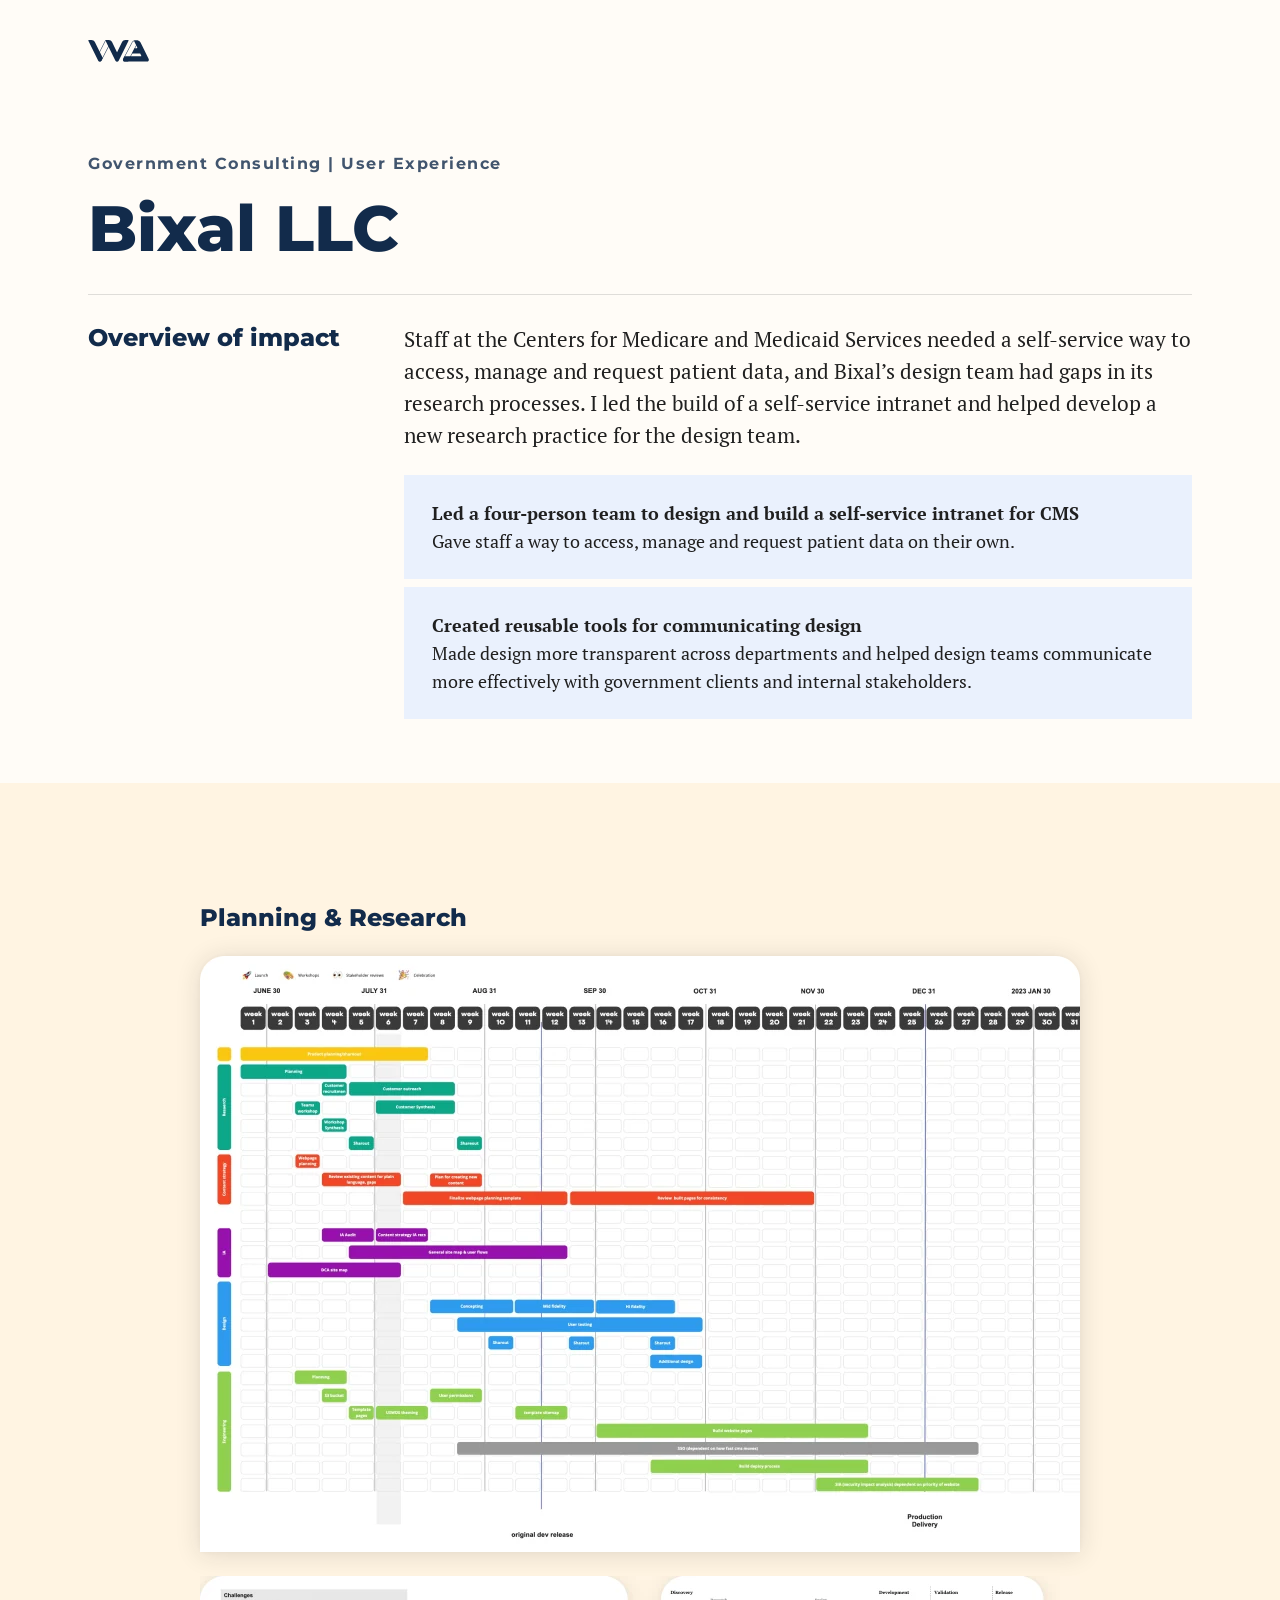
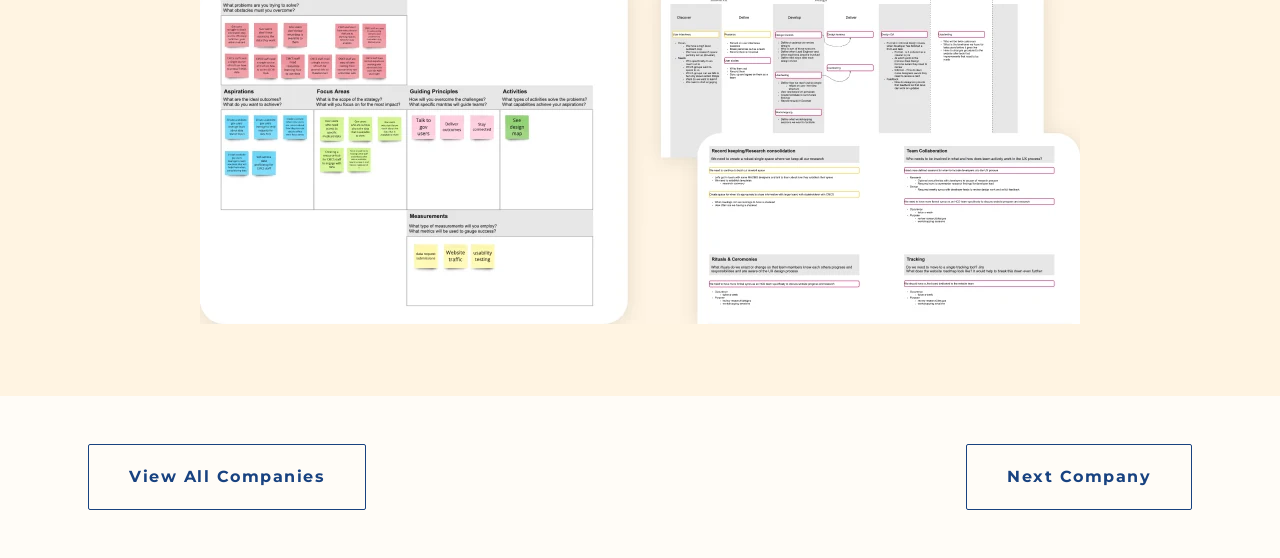
<file: work/bixal/index.html>
<!doctype html>
<html lang="en">
<head>
  <meta charset="utf-8">
  <meta name="viewport" content="width=device-width, initial-scale=1">
  <title>Bixal projects – William Alexander's Portfolio</title>
  <meta name="description" content="I led a diverse team to develop and build a self-servicing intranet for CMCS staff, established a new research practice, and improved design processes.">
  <meta property="og:type" content="website">
  <meta property="og:site_name" content="William Alexander">
  <meta property="og:title" content="Bixal projects – William Alexander&#x27;s Portfolio">
  <meta property="og:description" content="I led a diverse team to develop and build a self-servicing intranet for CMCS staff, established a new research practice, and improved design processes.">
  <meta property="og:locale" content="en_US">
  <meta property="og:url" content="https://wa-ux.com/work/bixal/">
  <meta property="og:image" content="https://wa-ux.com/og-image.jpg">
  <meta property="og:image:width" content="1200">
  <meta property="og:image:height" content="630">
  <meta property="og:image:alt" content="WA logo above the headline: I mold teams to help businesses create great experiences and achieve valuable outcomes">
  <meta name="twitter:card" content="summary_large_image">
  <meta name="theme-color" content="#fffcf7">
  <link rel="canonical" href="https://wa-ux.com/work/bixal/">

  <link rel="icon" href="/favicon.ico" sizes="48x48">
  <link rel="icon" href="/favicon.svg" type="image/svg+xml">
  <link rel="apple-touch-icon" href="/apple-touch-icon.png">
  <link rel="manifest" href="/site.webmanifest">

  <link rel="preconnect" href="https://fonts.googleapis.com">
  <link rel="preconnect" href="https://fonts.gstatic.com" crossorigin>
  <link rel="stylesheet" href="https://fonts.googleapis.com/css2?family=Montserrat:wght@700;800&family=PT+Serif:wght@400;700&display=swap">

  <link rel="stylesheet" href="/css/tokens.css">
  <link rel="stylesheet" href="/css/base.css">
  <link rel="stylesheet" href="/css/components.css">

  <script>document.documentElement.classList.add('js');</script>
</head>
<body>
  <a class="skip-link" href="#main">Skip to content</a>

  <header class="site-header">
    <nav class="site-nav" aria-label="Main">
      <a class="site-nav__logo" href="/" aria-label="William Alexander, home">
        <img src="/assets/icons/wa-logo.svg" alt="WA logo" width="62" height="24">
      </a>
    </nav>
  </header>

  <main id="main">

    <section class="overview" aria-labelledby="page-title">
      <div class="overview__title">
        <h1 id="page-title">Bixal LLC</h1>
        <p class="meta">Government consulting | User Experience</p>
      </div>
      <hr class="divider">
      <div class="overview__body reveal">
        <h2 class="overview__label">Overview of impact</h2>
        <div class="overview__content">
          <p class="overview__lead">Staff at the Centers for Medicare and Medicaid Services needed a self-service way to access, manage and request patient data, and Bixal’s design team had gaps in its research processes. I led the build of a self-service intranet and helped develop a new research practice for the design team.</p>
          <div class="snippet-list">
            <div class="snippet">
              <p class="snippet__title">Led a four-person team to design and build a self-service intranet for CMS</p>
              <p>Gave staff a way to access, manage and request patient data on their own.</p>
            </div>
            <div class="snippet">
              <p class="snippet__title">Created reusable tools for communicating design</p>
              <p>Made design more transparent across departments and helped design teams communicate more effectively with government clients and internal stakeholders.</p>
            </div>
          </div>
        </div>
      </div>
    </section>

    <section class="project" aria-labelledby="project-planning-title">
      <div class="project__images">
        <div class="image-set reveal">
          <h2 class="image-set__title" id="project-planning-title">Planning &amp; Research</h2>
          <div class="frame frame--shot">
            <img src="/assets/images/bixal-planning.webp" alt="Planning timeline for a Bixal project, with colored workstreams and milestones across several months" width="880" height="596" loading="lazy">
          </div>
          <div class="frame frame--shot frame--bare">
            <img src="/assets/images/bixal-research.webp" alt="Bixal research boards: a UX website strategy page beside lists of to-dos for each activity and additional areas to define" width="880" height="348" loading="lazy">
          </div>
        </div>
      </div>
    </section>

  </main>

  <footer class="site-footer">
    <nav class="site-footer__nav" aria-label="More companies">
      <a class="button button--secondary" href="/#past-work-title">View all companies</a>
      <a class="button button--secondary" href="/work/mpower/">Next company</a>
    </nav>
  </footer>

  <script src="/js/main.js" defer></script>
</body>
</html>
</file>
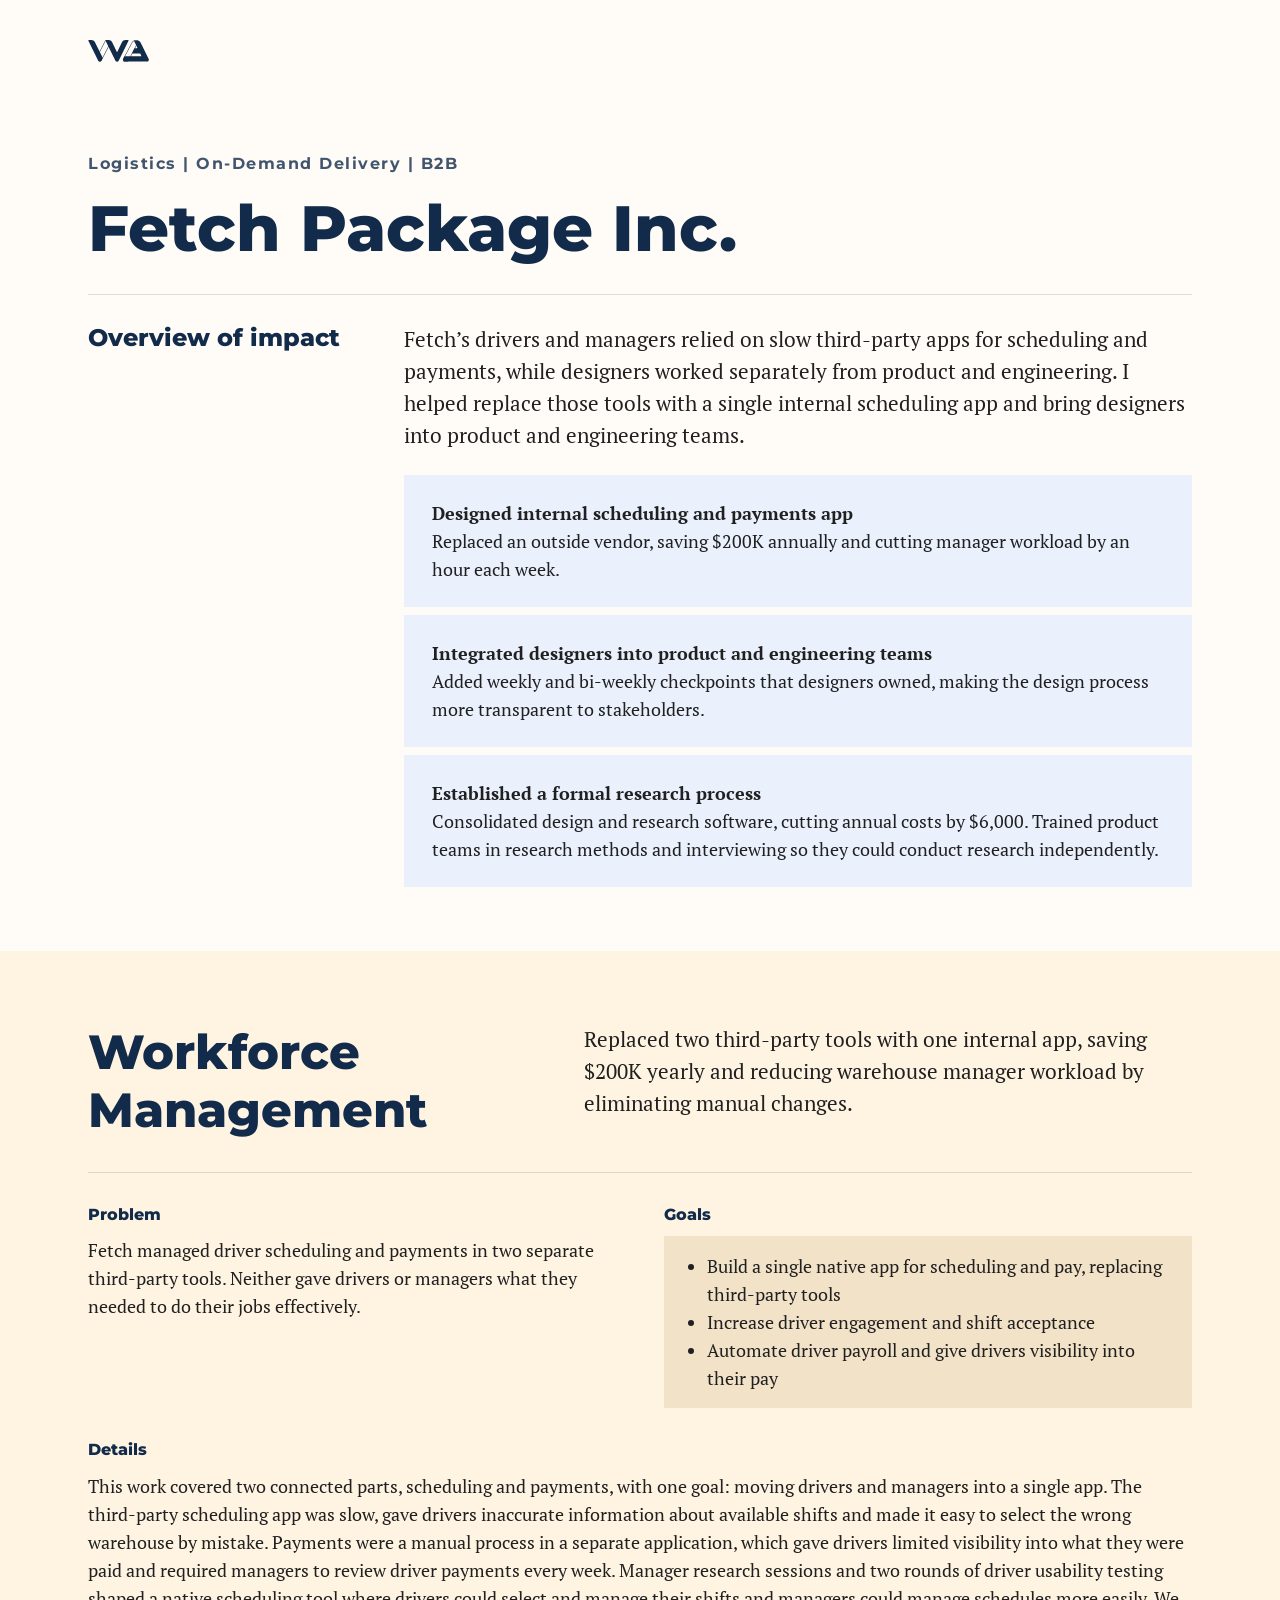
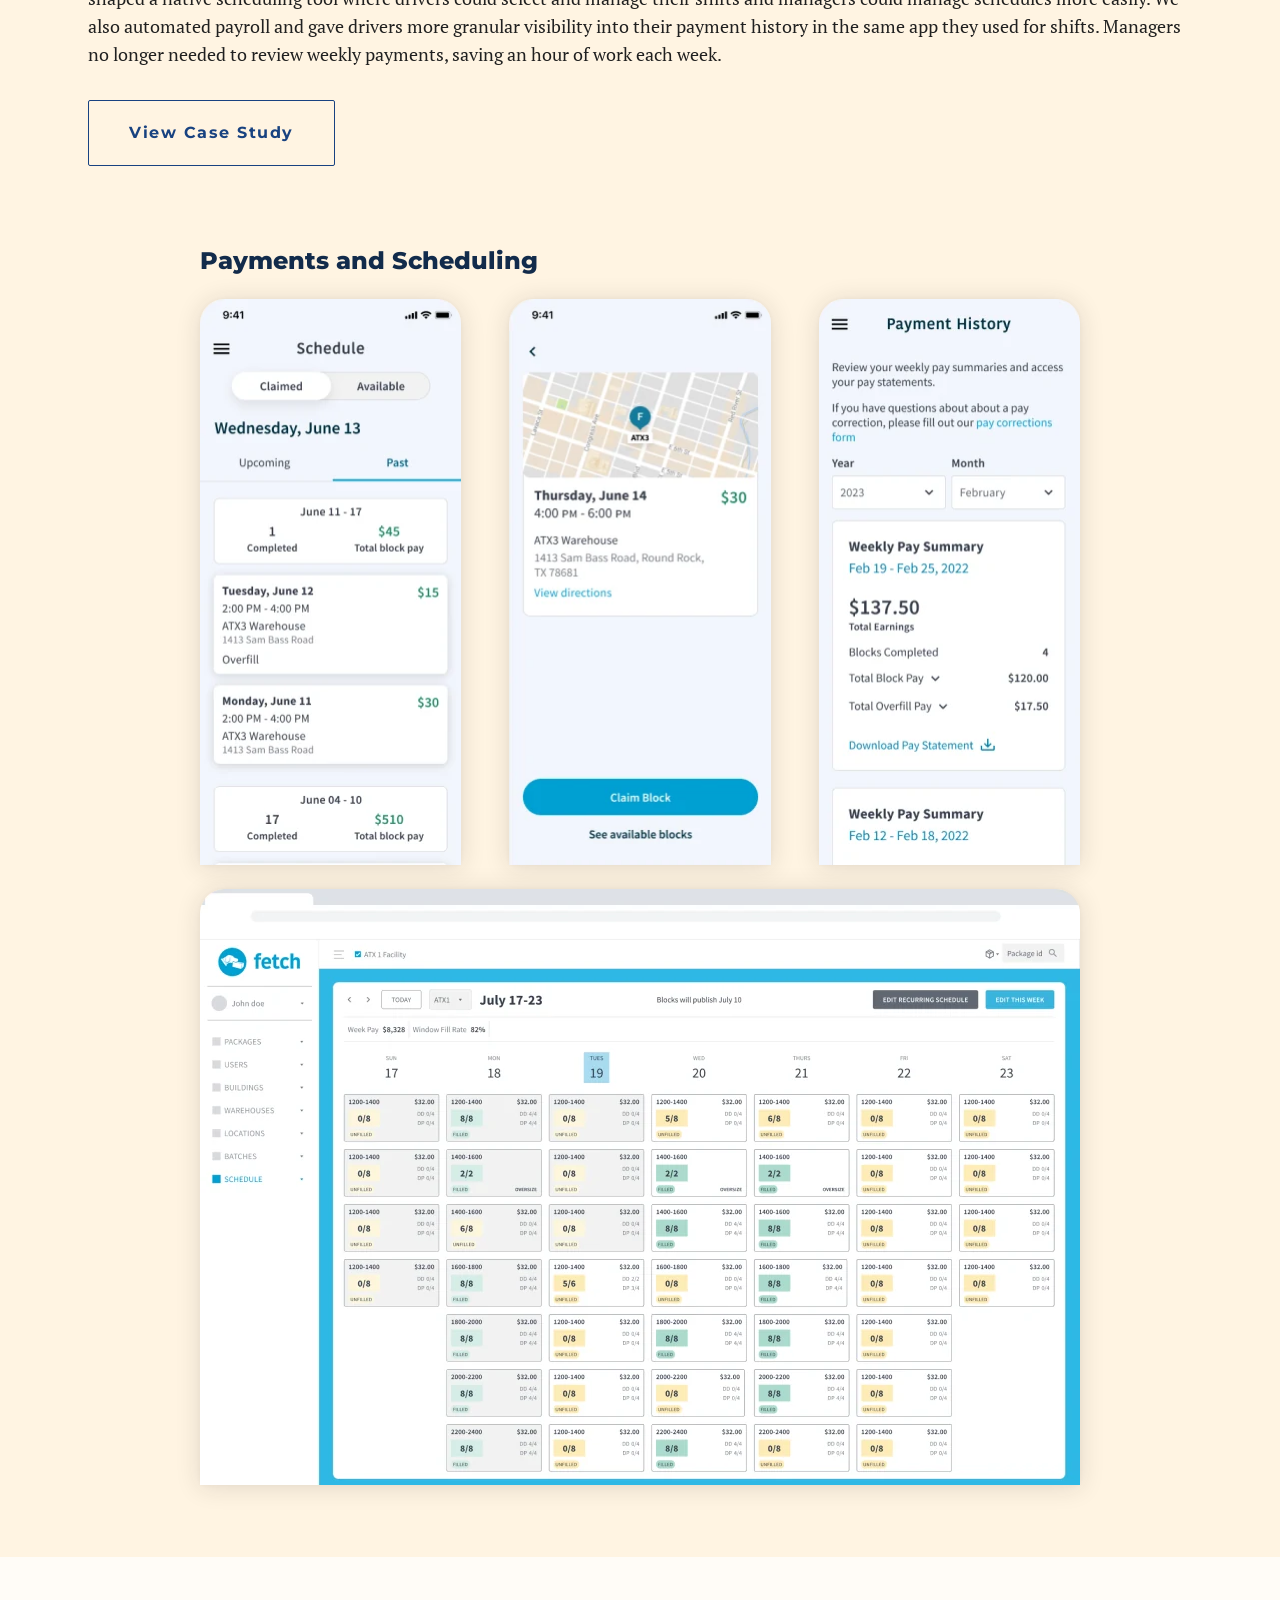
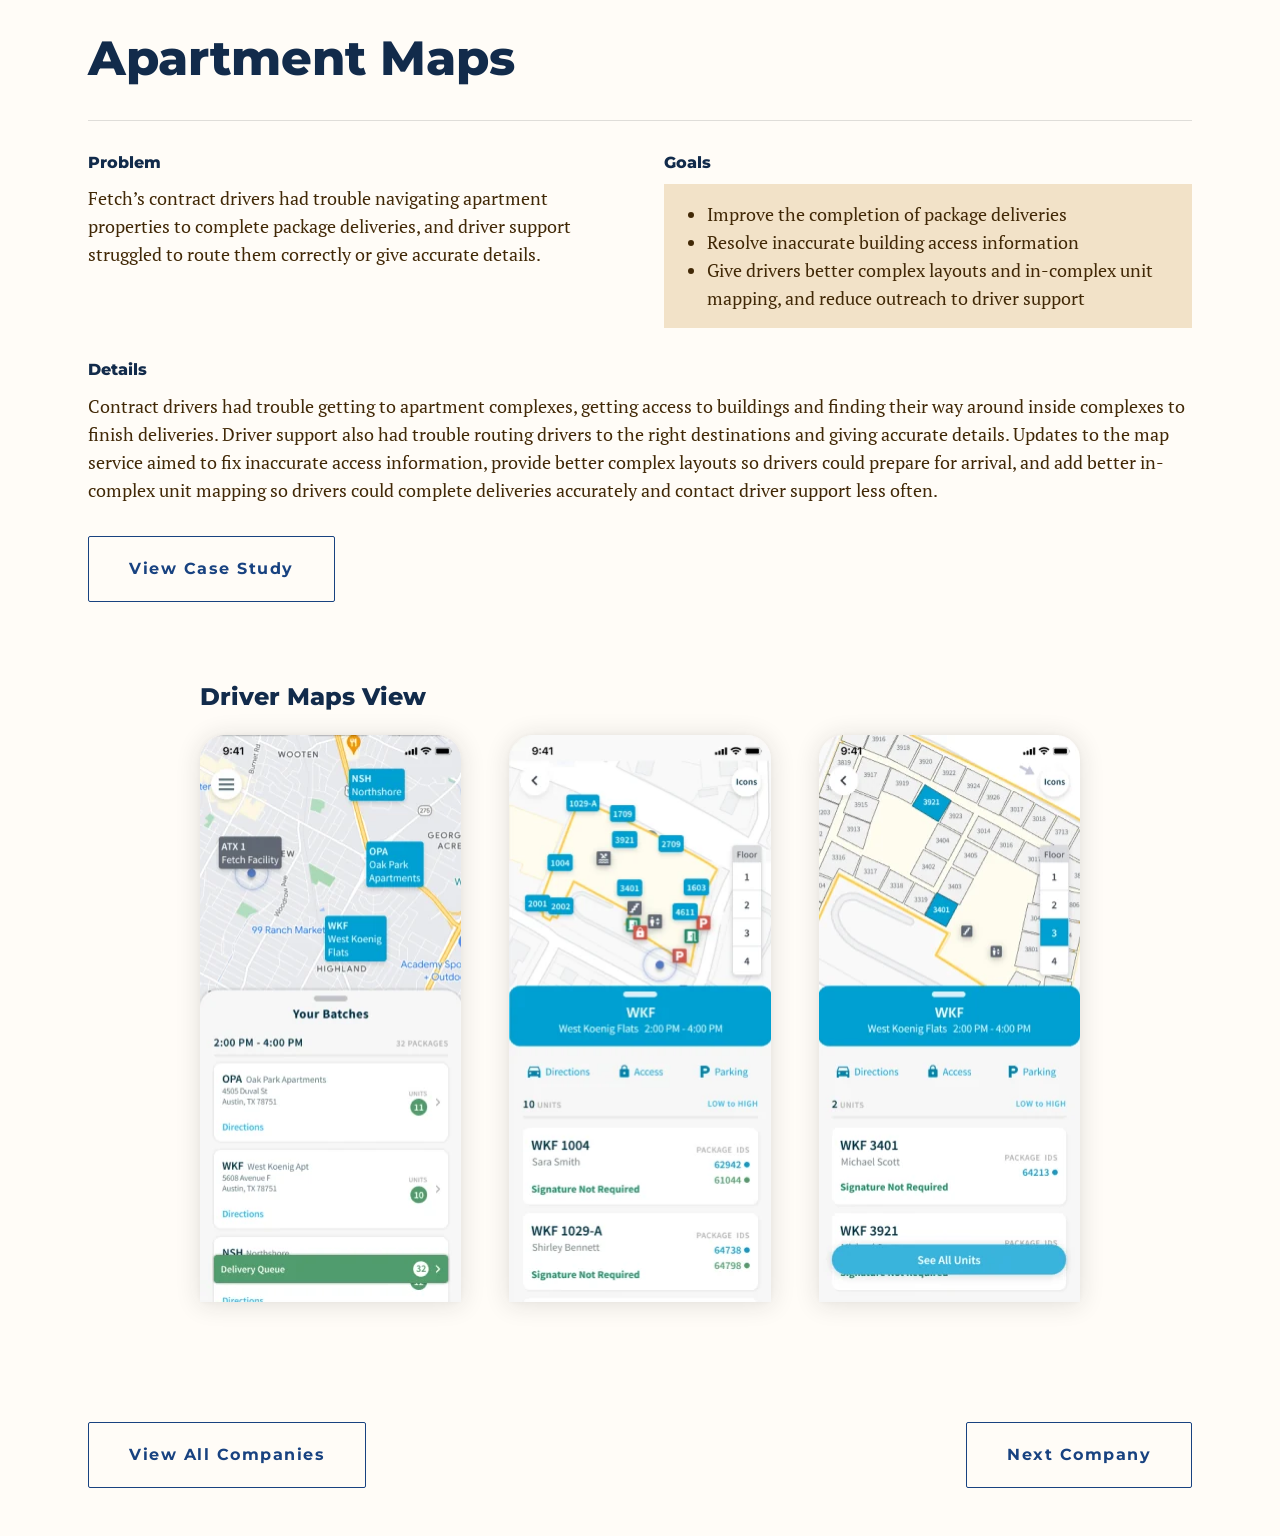
<file: work/fetch/index.html>
<!doctype html>
<html lang="en">
<head>
  <meta charset="utf-8">
  <meta name="viewport" content="width=device-width, initial-scale=1">
  <title>Fetch projects – William Alexander's Portfolio</title>
  <meta name="description" content="I implemented a new product design process, increased transparency of the design process, optimized resources by establishing a research process and reduced design software costs.">
  <meta property="og:type" content="website">
  <meta property="og:site_name" content="William Alexander">
  <meta property="og:title" content="Fetch projects – William Alexander&#x27;s Portfolio">
  <meta property="og:description" content="I implemented a new product design process, increased transparency of the design process, optimized resources by establishing a research process and reduced design software costs.">
  <meta property="og:locale" content="en_US">
  <meta property="og:url" content="https://wa-ux.com/work/fetch/">
  <meta property="og:image" content="https://wa-ux.com/og-image.jpg">
  <meta property="og:image:width" content="1200">
  <meta property="og:image:height" content="630">
  <meta property="og:image:alt" content="WA logo above the headline: I mold teams to help businesses create great experiences and achieve valuable outcomes">
  <meta name="twitter:card" content="summary_large_image">
  <meta name="theme-color" content="#fffcf7">
  <link rel="canonical" href="https://wa-ux.com/work/fetch/">

  <link rel="icon" href="/favicon.ico" sizes="48x48">
  <link rel="icon" href="/favicon.svg" type="image/svg+xml">
  <link rel="apple-touch-icon" href="/apple-touch-icon.png">
  <link rel="manifest" href="/site.webmanifest">

  <link rel="preconnect" href="https://fonts.googleapis.com">
  <link rel="preconnect" href="https://fonts.gstatic.com" crossorigin>
  <link rel="stylesheet" href="https://fonts.googleapis.com/css2?family=Montserrat:wght@700;800&family=PT+Serif:wght@400;700&display=swap">

  <link rel="stylesheet" href="/css/tokens.css">
  <link rel="stylesheet" href="/css/base.css">
  <link rel="stylesheet" href="/css/components.css">

  <script>document.documentElement.classList.add('js');</script>
</head>
<body>
  <a class="skip-link" href="#main">Skip to content</a>

  <header class="site-header">
    <nav class="site-nav" aria-label="Main">
      <a class="site-nav__logo" href="/" aria-label="William Alexander, home">
        <img src="/assets/icons/wa-logo.svg" alt="WA logo" width="62" height="24">
      </a>
    </nav>
  </header>

  <main id="main">

    <section class="overview" aria-labelledby="page-title">
      <div class="overview__title">
        <h1 id="page-title">Fetch Package Inc.</h1>
        <p class="meta">Logistics | On-demand delivery | B2B</p>
      </div>
      <hr class="divider">
      <div class="overview__body reveal">
        <h2 class="overview__label">Overview of impact</h2>
        <div class="overview__content">
          <p class="overview__lead">Fetch’s drivers and managers relied on slow third-party apps for scheduling and payments, while designers worked separately from product and engineering. I helped replace those tools with a single internal scheduling app and bring designers into product and engineering teams.</p>
          <div class="snippet-list">
            <div class="snippet">
              <p class="snippet__title">Designed internal scheduling and payments app</p>
              <p>Replaced an outside vendor, saving $200K annually and cutting manager workload by an hour each week.</p>
            </div>
            <div class="snippet">
              <p class="snippet__title">Integrated designers into product and engineering teams</p>
              <p>Added weekly and bi-weekly checkpoints that designers owned, making the design process more transparent to stakeholders.</p>
            </div>
            <div class="snippet">
              <p class="snippet__title">Established a formal research process</p>
              <p>Consolidated design and research software, cutting annual costs by $6,000. Trained product teams in research methods and interviewing so they could conduct research independently.</p>
            </div>
          </div>
        </div>
      </div>
    </section>

    <section class="project" aria-labelledby="project-workforce-title">
      <div class="project__overview reveal">
        <div class="project__intro">
          <h2 class="project__title" id="project-workforce-title">Workforce Management</h2>
          <p class="project__summary">Replaced two third-party tools with one internal app, saving $200K yearly and reducing warehouse manager workload by eliminating manual changes.</p>
        </div>
        <hr class="divider">
        <div class="project__brief">
          <div class="project__block">
            <h3 class="project__label">Problem</h3>
            <p>Fetch managed driver scheduling and payments in two separate third-party tools. Neither gave drivers or managers what they needed to do their jobs effectively.</p>
          </div>
          <div class="project__block">
            <h3 class="project__label">Goals</h3>
            <div class="goals">
              <ul>
                <li>Build a single native app for scheduling and pay, replacing third-party tools</li>
                <li>Increase driver engagement and shift acceptance</li>
                <li>Automate driver payroll and give drivers visibility into their pay</li>
              </ul>
            </div>
          </div>
        </div>
        <div class="project__block">
          <h3 class="project__label">Details</h3>
          <p>This work covered two connected parts, scheduling and payments, with one goal: moving drivers and managers into a single app. The third-party scheduling app was slow, gave drivers inaccurate information about available shifts and made it easy to select the wrong warehouse by mistake. Payments were a manual process in a separate application, which gave drivers limited visibility into what they were paid and required managers to review driver payments every week. Manager research sessions and two rounds of driver usability testing shaped a native scheduling tool where drivers could select and manage their shifts and managers could manage schedules more easily. We also automated payroll and gave drivers more granular visibility into their payment history in the same app they used for shifts. Managers no longer needed to review weekly payments, saving an hour of work each week.</p>
        </div>
        <a class="button button--secondary" href="https://www.figma.com/proto/6W4CGQIwrxnkVotdy7zAPH/Case-study---Fetch-package-inc?page-id=0%3A1&amp;type=design&amp;node-id=418-735&amp;viewport=509%2C487%2C0.06&amp;t=OjikKx1hwLie8Q3a-1&amp;scaling=contain&amp;mode=design" target="_blank" rel="noopener noreferrer">View case study</a>
      </div>

      <div class="project__images">
        <div class="image-set reveal">
          <h3 class="image-set__title">Payments and Scheduling</h3>
          <div class="image-set__row">
            <div class="frame frame--mobile">
              <img src="/assets/images/fetch-scheduling-mobile-1.webp" alt="Fetch driver app schedule screen with Claimed and Available tabs, listing past blocks with their pay" width="261" height="566" loading="lazy">
            </div>
            <div class="frame frame--mobile">
              <img src="/assets/images/fetch-scheduling-mobile-2.webp" alt="Fetch driver app detail page for an available block at the ATX3 warehouse with a Claim Block button" width="261" height="566" loading="lazy">
            </div>
            <div class="frame frame--mobile">
              <img src="/assets/images/fetch-scheduling-mobile-3.webp" alt="Fetch driver app payment history with weekly pay summaries" width="261" height="566" loading="lazy">
            </div>
          </div>
          <div class="frame frame--shot">
            <img src="/assets/images/fetch-scheduling-desktop.webp" alt="Fetch manager scheduling tool showing a weekly calendar of blocks, partially filled" width="880" height="596" loading="lazy">
          </div>
        </div>
      </div>
    </section>

    <section class="project project--quiet project--brown" aria-labelledby="project-maps-title">
      <div class="project__overview reveal">
        <div class="project__intro">
          <h2 class="project__title" id="project-maps-title">Apartment Maps</h2>
        </div>
        <hr class="divider">
        <div class="project__brief">
          <div class="project__block">
            <h3 class="project__label">Problem</h3>
            <p>Fetch’s contract drivers had trouble navigating apartment properties to complete package deliveries, and driver support struggled to route them correctly or give accurate details.</p>
          </div>
          <div class="project__block">
            <h3 class="project__label">Goals</h3>
            <div class="goals">
              <ul>
                <li>Improve the completion of package deliveries</li>
                <li>Resolve inaccurate building access information</li>
                <li>Give drivers better complex layouts and in-complex unit mapping, and reduce outreach to driver support</li>
              </ul>
            </div>
          </div>
        </div>
        <div class="project__block">
          <h3 class="project__label">Details</h3>
          <p>Contract drivers had trouble getting to apartment complexes, getting access to buildings and finding their way around inside complexes to finish deliveries. Driver support also had trouble routing drivers to the right destinations and giving accurate details. Updates to the map service aimed to fix inaccurate access information, provide better complex layouts so drivers could prepare for arrival, and add better in-complex unit mapping so drivers could complete deliveries accurately and contact driver support less often.</p>
        </div>
        <a class="button button--secondary" href="https://www.figma.com/proto/6W4CGQIwrxnkVotdy7zAPH/Case-study---Fetch-package-inc?page-id=0%3A1&amp;type=design&amp;node-id=418-804&amp;viewport=509%2C487%2C0.06&amp;t=OjikKx1hwLie8Q3a-1&amp;scaling=contain&amp;mode=design" target="_blank" rel="noopener noreferrer">View case study</a>
      </div>

      <div class="project__images">
        <div class="image-set reveal">
          <h3 class="image-set__title">Driver Maps View</h3>
          <div class="image-set__row">
            <div class="frame frame--mobile">
              <img src="/assets/images/fetch-maps-batches.webp" alt="Fetch driver app batches view with a map of nearby facilities and apartment properties, and a list of batches" width="261" height="566" loading="lazy">
            </div>
            <div class="frame frame--mobile">
              <img src="/assets/images/fetch-maps-mid-rise.webp" alt="Fetch driver app mid-rise building map with numbered units, and a list of units with package details" width="261" height="566" loading="lazy">
            </div>
            <div class="frame frame--mobile">
              <img src="/assets/images/fetch-maps-floor-filter.webp" alt="Fetch driver app zoomed building map filtered to one floor, with a See All Units button" width="261" height="566" loading="lazy">
            </div>
          </div>
        </div>
      </div>
    </section>

  </main>

  <footer class="site-footer">
    <nav class="site-footer__nav" aria-label="More companies">
      <a class="button button--secondary" href="/#past-work-title">View all companies</a>
      <a class="button button--secondary" href="/work/snagajob/">Next company</a>
    </nav>
  </footer>

  <script src="/js/main.js" defer></script>
</body>
</html>
</file>
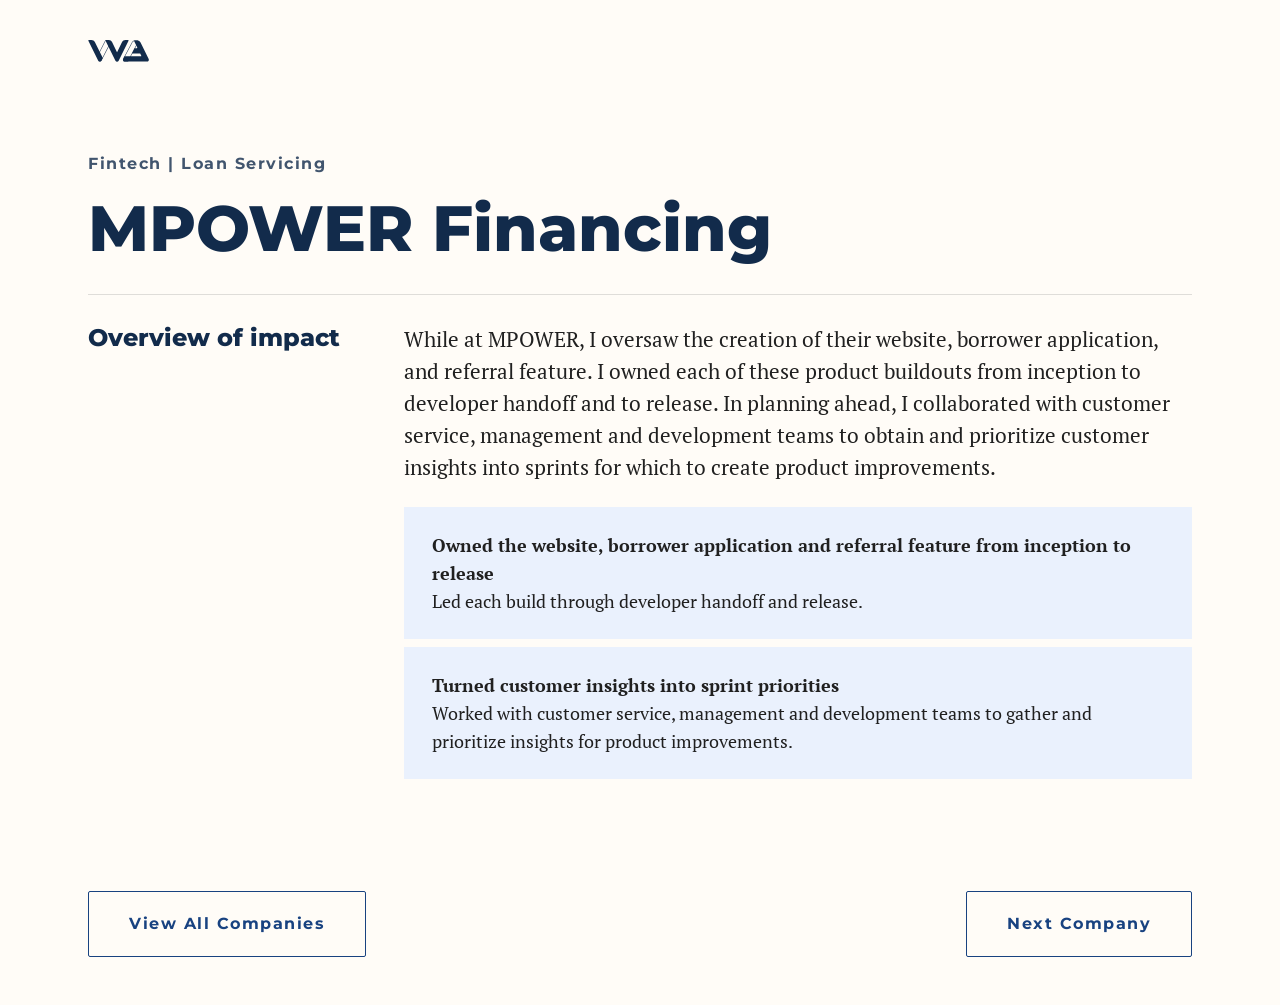
<file: work/mpower/index.html>
<!doctype html>
<html lang="en">
<head>
  <meta charset="utf-8">
  <meta name="viewport" content="width=device-width, initial-scale=1">
  <title>MPOWER Financing projects – William Alexander's Portfolio</title>
  <meta name="description" content="I led the build out of multiple products from inception to release. I collaborated with teams to prioritize customer insights and plan product improvements.">
  <meta property="og:type" content="website">
  <meta property="og:site_name" content="William Alexander">
  <meta property="og:title" content="MPOWER Financing projects – William Alexander&#x27;s Portfolio">
  <meta property="og:description" content="I led the build out of multiple products from inception to release. I collaborated with teams to prioritize customer insights and plan product improvements.">
  <meta property="og:locale" content="en_US">
  <meta property="og:url" content="https://wa-ux.com/work/mpower/">
  <meta property="og:image" content="https://wa-ux.com/og-image.jpg">
  <meta property="og:image:width" content="1200">
  <meta property="og:image:height" content="630">
  <meta property="og:image:alt" content="WA logo above the headline: I mold teams to help businesses create great experiences and achieve valuable outcomes">
  <meta name="twitter:card" content="summary_large_image">
  <meta name="theme-color" content="#fffcf7">
  <link rel="canonical" href="https://wa-ux.com/work/mpower/">

  <link rel="icon" href="/favicon.ico" sizes="48x48">
  <link rel="icon" href="/favicon.svg" type="image/svg+xml">
  <link rel="apple-touch-icon" href="/apple-touch-icon.png">
  <link rel="manifest" href="/site.webmanifest">

  <link rel="preconnect" href="https://fonts.googleapis.com">
  <link rel="preconnect" href="https://fonts.gstatic.com" crossorigin>
  <link rel="stylesheet" href="https://fonts.googleapis.com/css2?family=Montserrat:wght@700;800&family=PT+Serif:wght@400;700&display=swap">

  <link rel="stylesheet" href="/css/tokens.css">
  <link rel="stylesheet" href="/css/base.css">
  <link rel="stylesheet" href="/css/components.css">

  <script>document.documentElement.classList.add('js');</script>
</head>
<body>
  <a class="skip-link" href="#main">Skip to content</a>

  <header class="site-header">
    <nav class="site-nav" aria-label="Main">
      <a class="site-nav__logo" href="/" aria-label="William Alexander, home">
        <img src="/assets/icons/wa-logo.svg" alt="WA logo" width="62" height="24">
      </a>
    </nav>
  </header>

  <main id="main">

    <section class="overview" aria-labelledby="page-title">
      <div class="overview__title">
        <h1 id="page-title">MPOWER Financing</h1>
        <p class="meta">Fintech | Loan servicing</p>
      </div>
      <hr class="divider">
      <div class="overview__body reveal">
        <h2 class="overview__label">Overview of impact</h2>
        <div class="overview__content">
          <p class="overview__lead">While at MPOWER, I oversaw the creation of their website, borrower application, and referral feature. I owned each of these product buildouts from inception to developer handoff and to release. In planning ahead, I collaborated with customer service, management and development teams to obtain and prioritize customer insights into sprints for which to create product improvements.</p>
          <div class="snippet-list">
            <div class="snippet">
              <p class="snippet__title">Owned the website, borrower application and referral feature from inception to release</p>
              <p>Led each build through developer handoff and release.</p>
            </div>
            <div class="snippet">
              <p class="snippet__title">Turned customer insights into sprint priorities</p>
              <p>Worked with customer service, management and development teams to gather and prioritize insights for product improvements.</p>
            </div>
          </div>
        </div>
      </div>
    </section>

  </main>

  <footer class="site-footer">
    <nav class="site-footer__nav" aria-label="More companies">
      <a class="button button--secondary" href="/#past-work-title">View all companies</a>
      <a class="button button--secondary" href="/work/straighterline/">Next company</a>
    </nav>
  </footer>

  <script src="/js/main.js" defer></script>
</body>
</html>
</file>
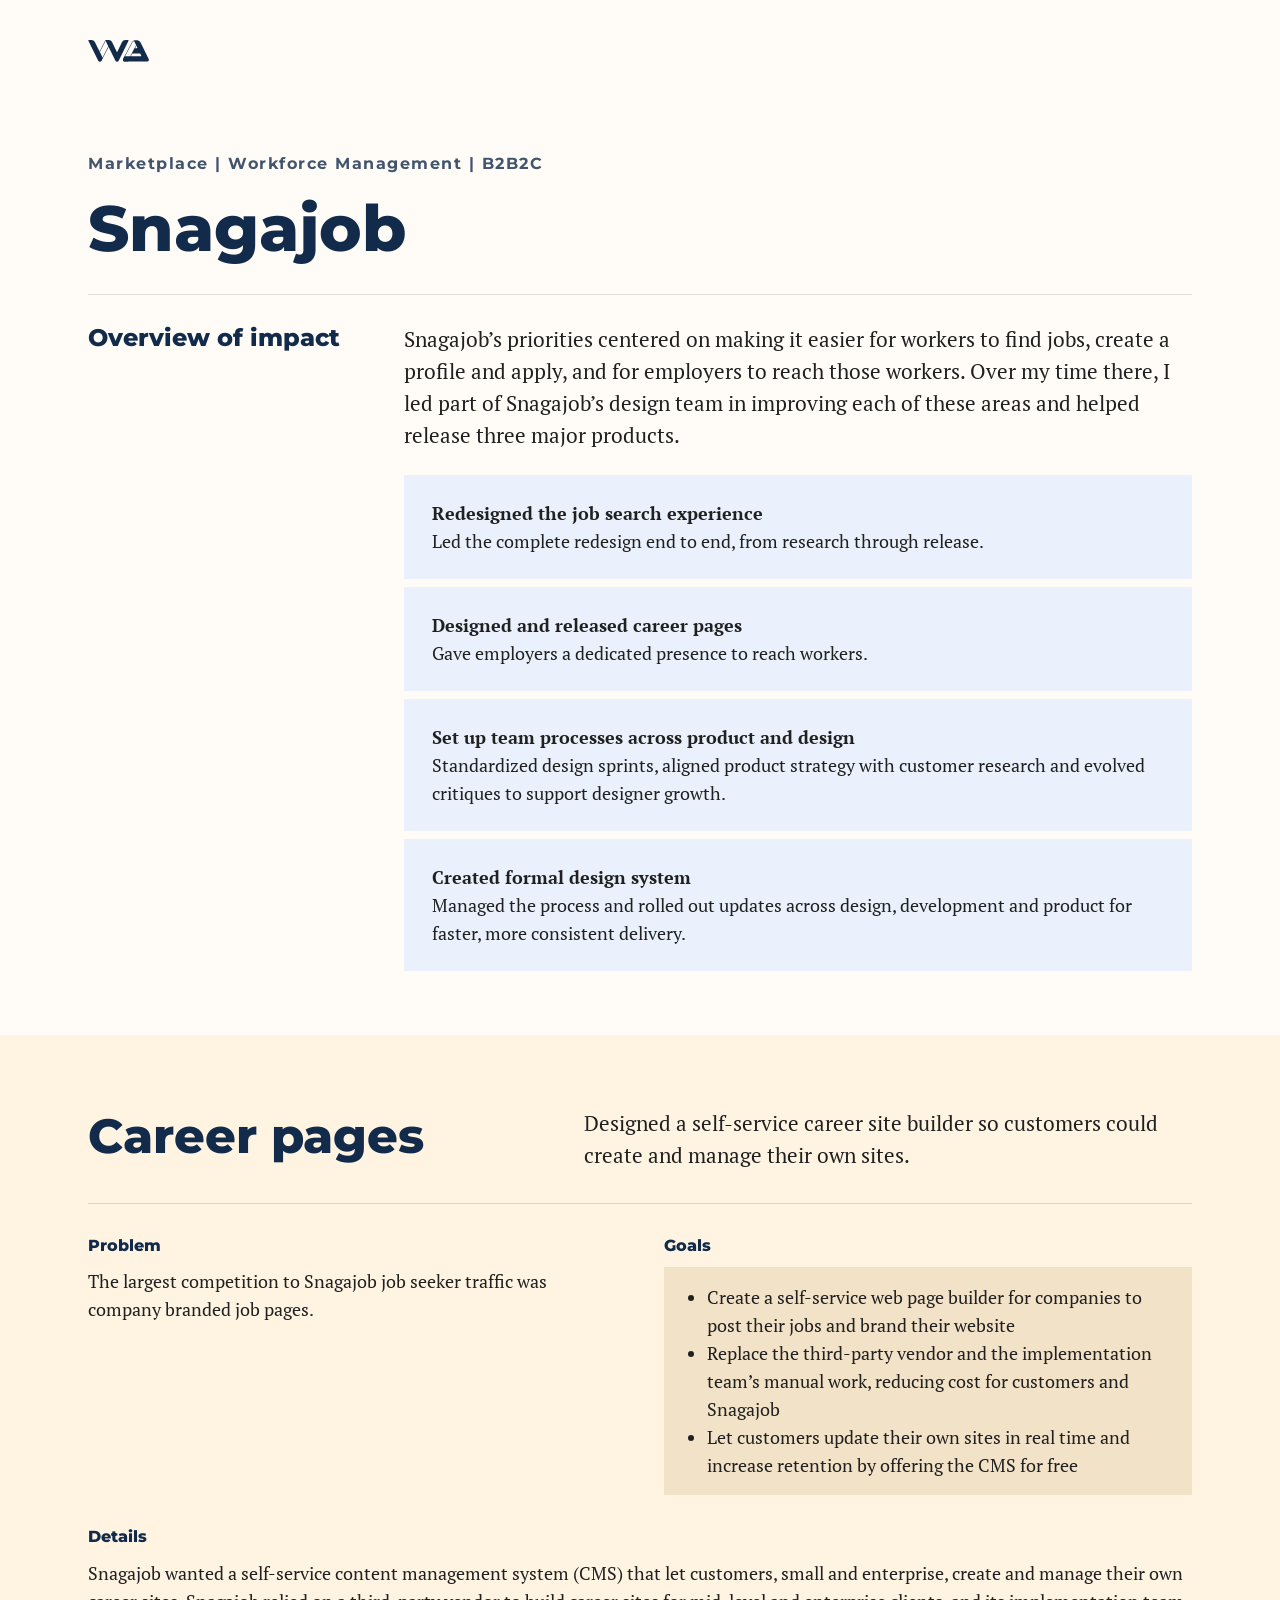
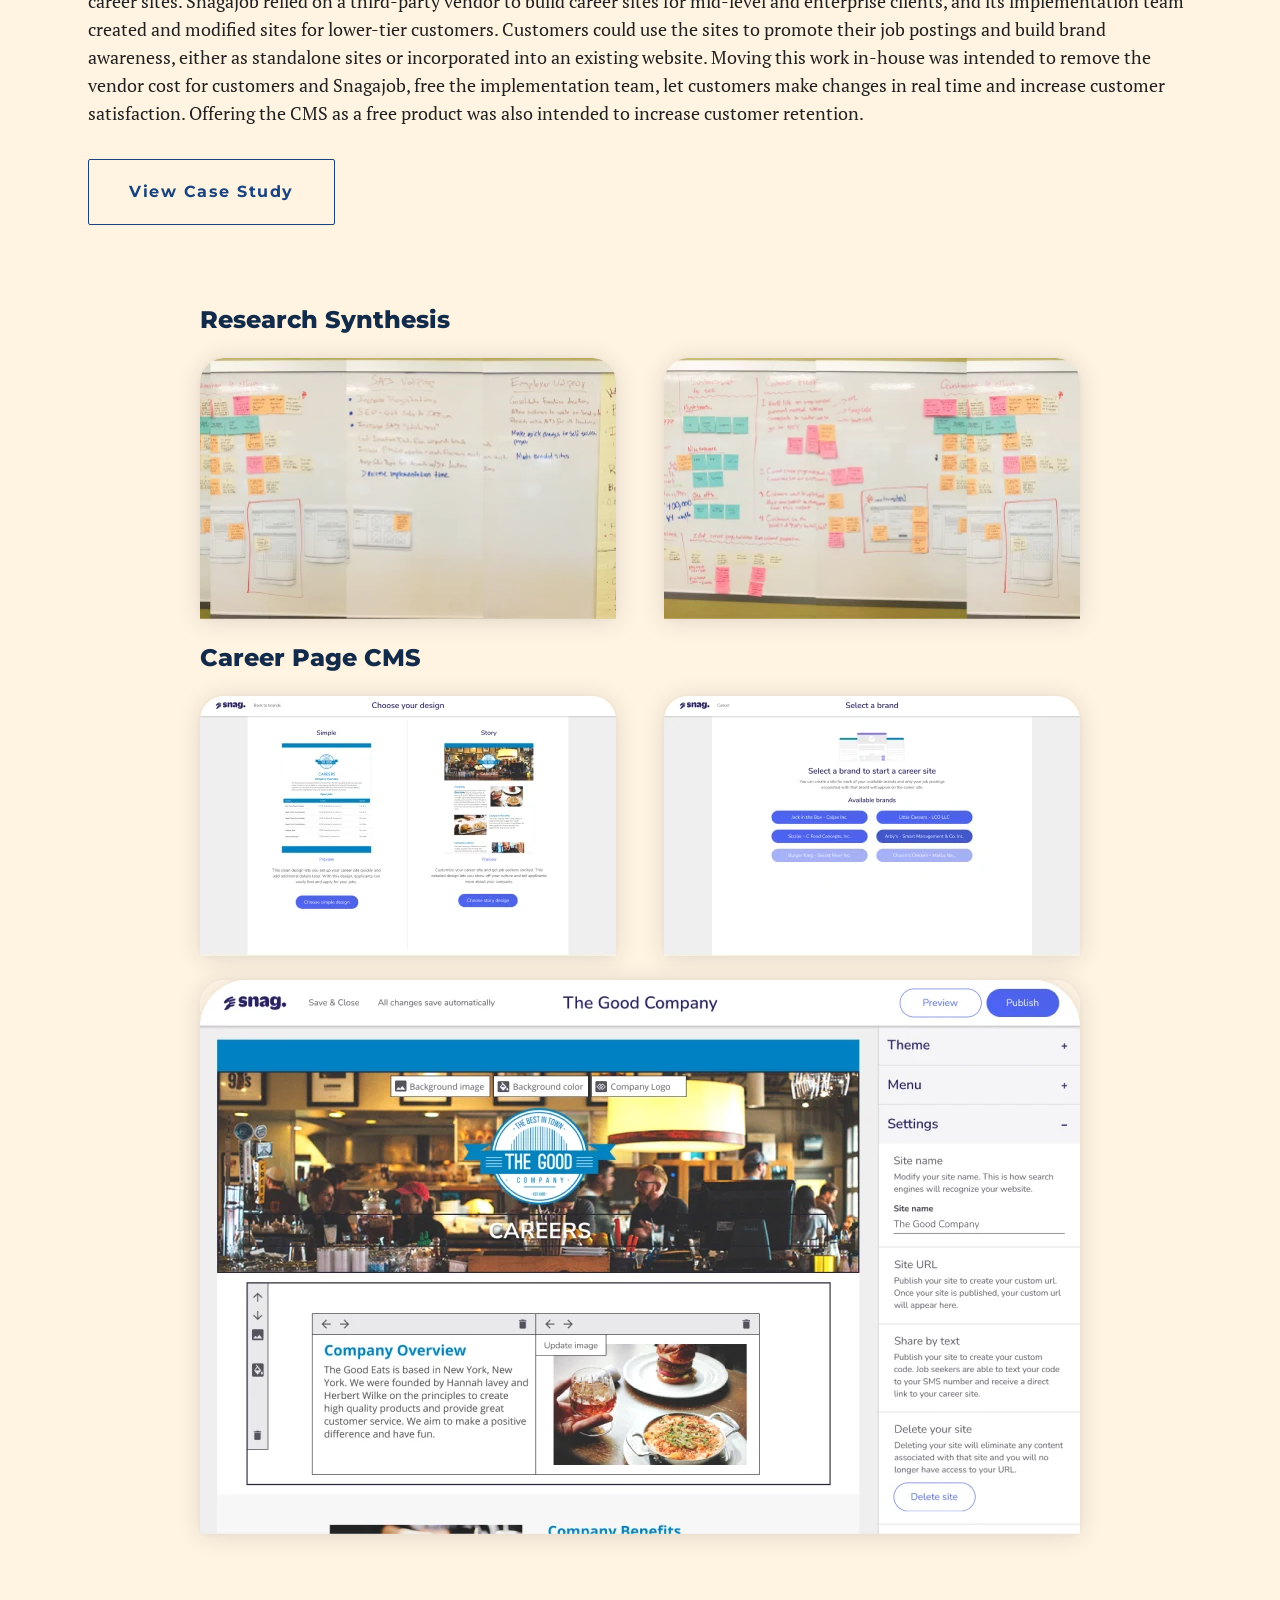
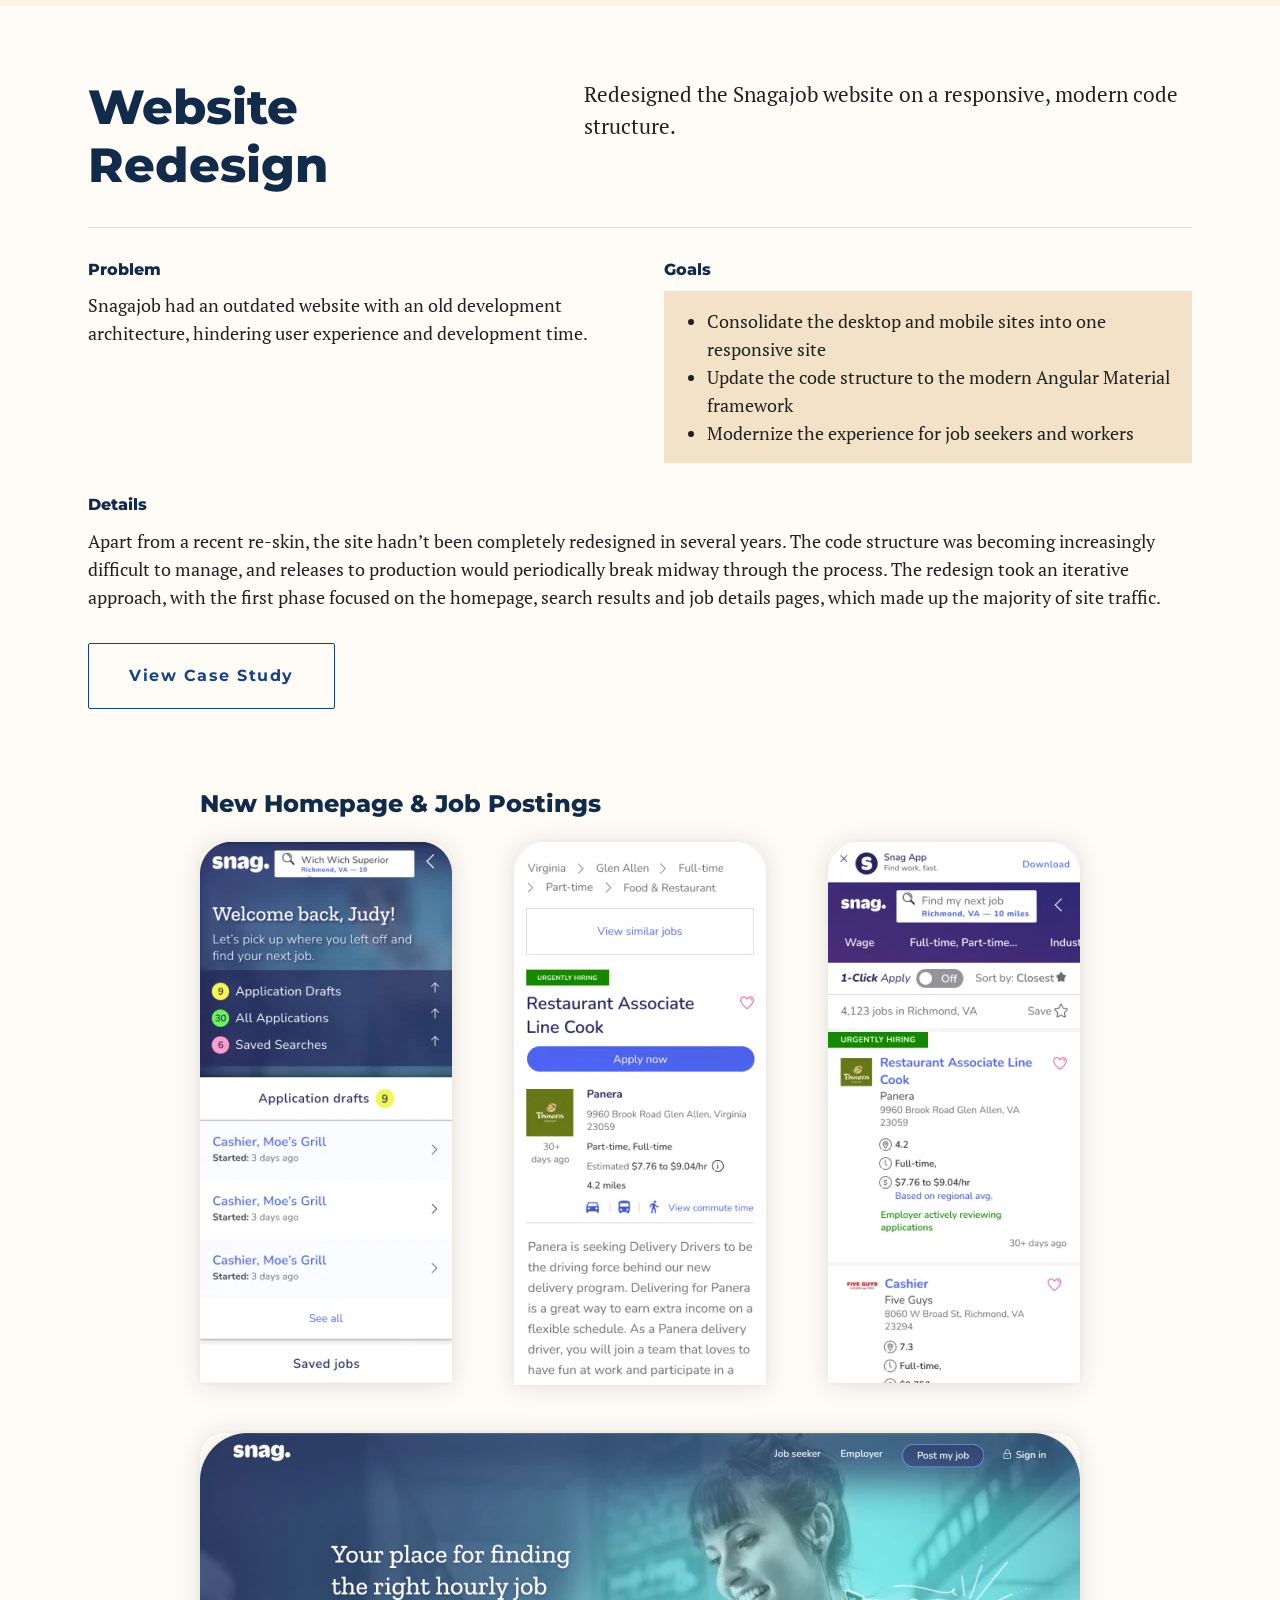
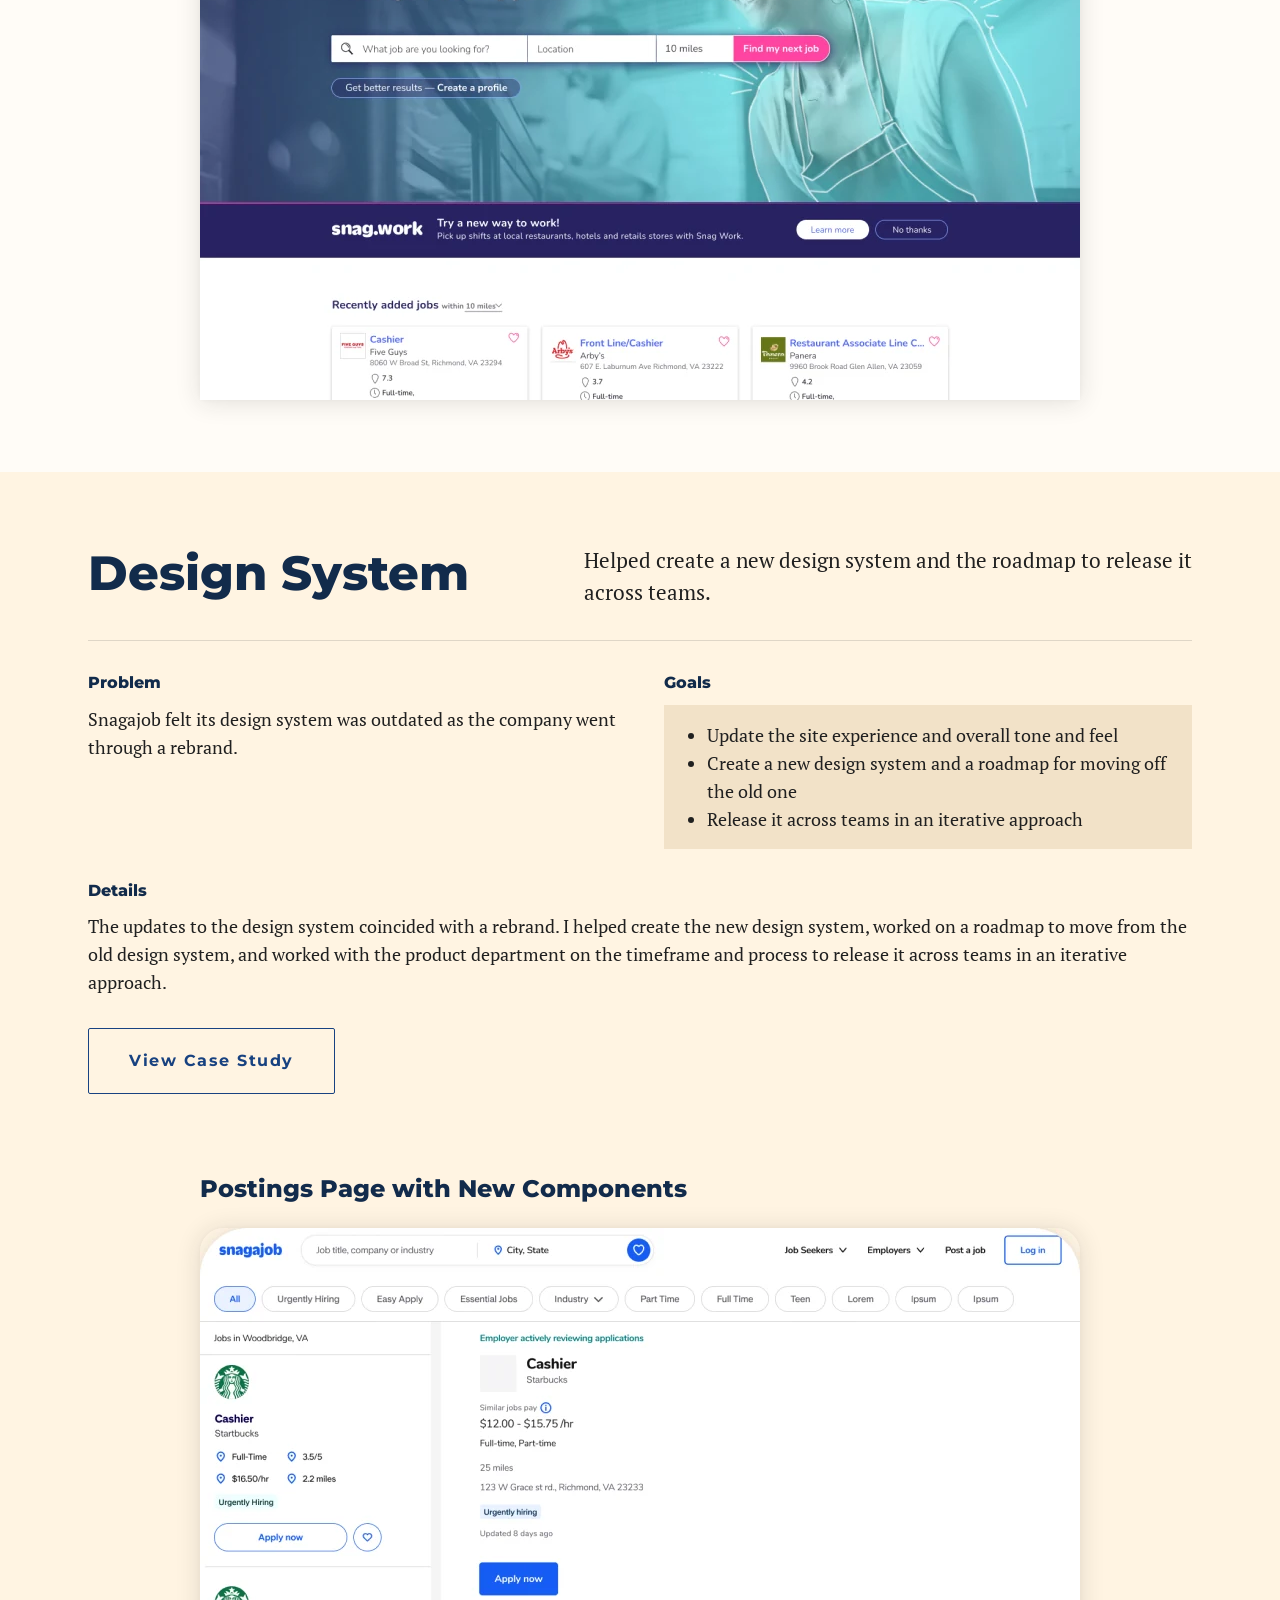
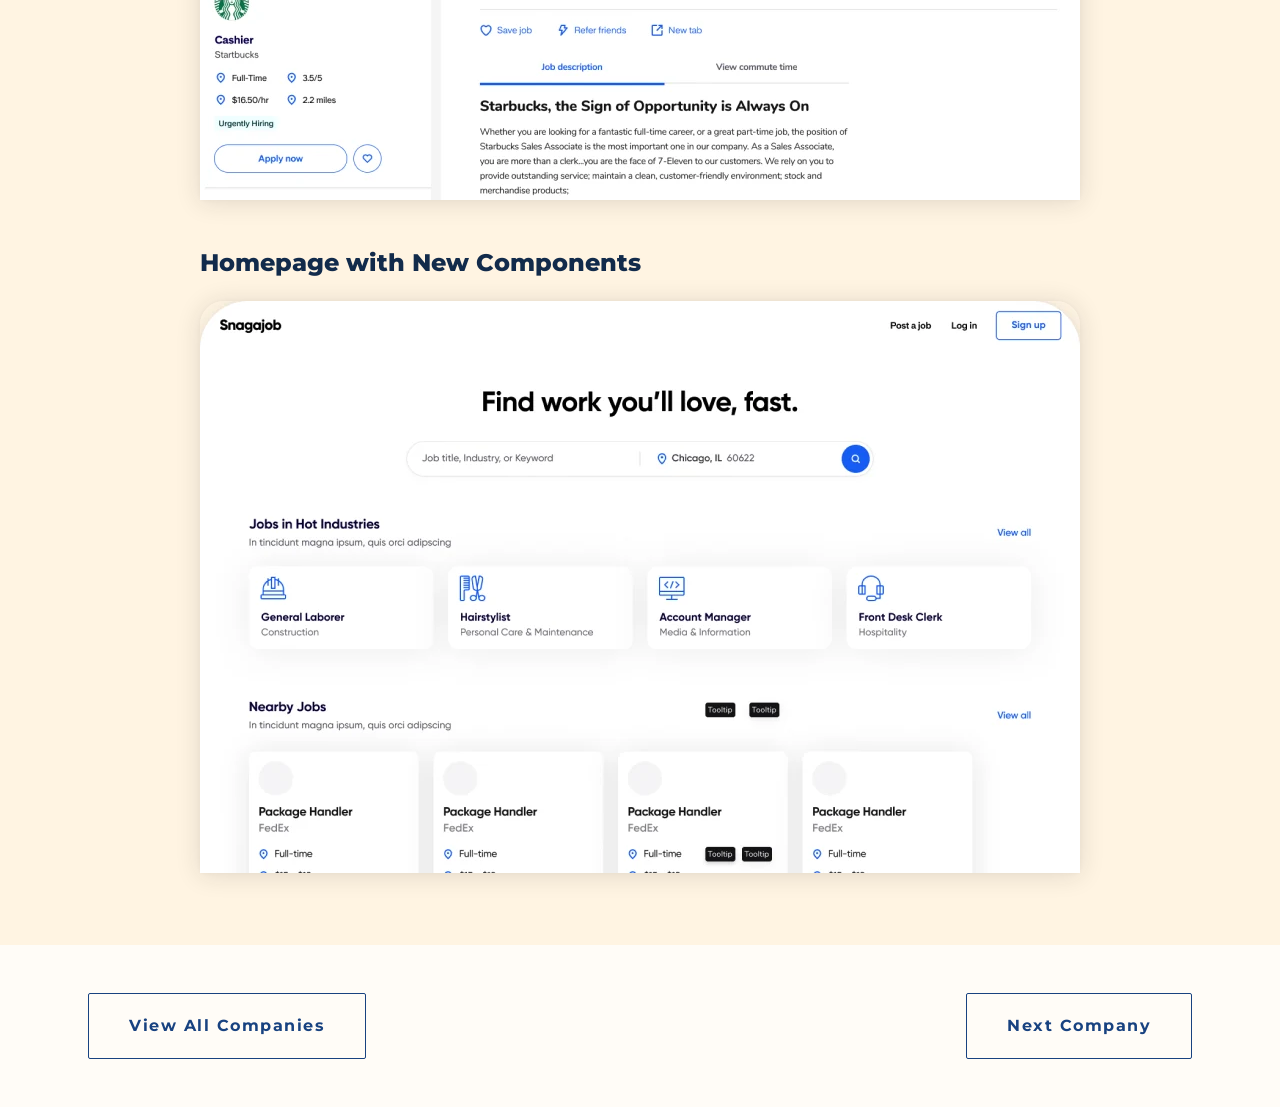
<file: work/snagajob/index.html>
<!doctype html>
<html lang="en">
<head>
  <meta charset="utf-8">
  <meta name="viewport" content="width=device-width, initial-scale=1">
  <title>Snagajob – William Alexander's Portfolio</title>
  <meta name="description" content="I standardized design sprints, improved design critiques, and released major products including search experience redesign and an updated design system.">
  <meta property="og:type" content="website">
  <meta property="og:site_name" content="William Alexander">
  <meta property="og:title" content="Snagajob – William Alexander&#x27;s Portfolio">
  <meta property="og:description" content="I standardized design sprints, improved design critiques, and released major products including search experience redesign and an updated design system.">
  <meta property="og:locale" content="en_US">
  <meta property="og:url" content="https://wa-ux.com/work/snagajob/">
  <meta property="og:image" content="https://wa-ux.com/og-image.jpg">
  <meta property="og:image:width" content="1200">
  <meta property="og:image:height" content="630">
  <meta property="og:image:alt" content="WA logo above the headline: I mold teams to help businesses create great experiences and achieve valuable outcomes">
  <meta name="twitter:card" content="summary_large_image">
  <meta name="theme-color" content="#fffcf7">
  <link rel="canonical" href="https://wa-ux.com/work/snagajob/">

  <link rel="icon" href="/favicon.ico" sizes="48x48">
  <link rel="icon" href="/favicon.svg" type="image/svg+xml">
  <link rel="apple-touch-icon" href="/apple-touch-icon.png">
  <link rel="manifest" href="/site.webmanifest">

  <link rel="preconnect" href="https://fonts.googleapis.com">
  <link rel="preconnect" href="https://fonts.gstatic.com" crossorigin>
  <link rel="stylesheet" href="https://fonts.googleapis.com/css2?family=Montserrat:wght@700;800&family=PT+Serif:wght@400;700&display=swap">

  <link rel="stylesheet" href="/css/tokens.css">
  <link rel="stylesheet" href="/css/base.css">
  <link rel="stylesheet" href="/css/components.css">

  <script>document.documentElement.classList.add('js');</script>
</head>
<body>
  <a class="skip-link" href="#main">Skip to content</a>

  <header class="site-header">
    <nav class="site-nav" aria-label="Main">
      <a class="site-nav__logo" href="/" aria-label="William Alexander, home">
        <img src="/assets/icons/wa-logo.svg" alt="WA logo" width="62" height="24">
      </a>
    </nav>
  </header>

  <main id="main">

    <section class="overview" aria-labelledby="page-title">
      <div class="overview__title">
        <h1 id="page-title">Snagajob</h1>
        <p class="meta">Marketplace | Workforce management | B2B2C</p>
      </div>
      <hr class="divider">
      <div class="overview__body reveal">
        <h2 class="overview__label">Overview of impact</h2>
        <div class="overview__content">
          <p class="overview__lead">Snagajob’s priorities centered on making it easier for workers to find jobs, create a profile and apply, and for employers to reach those workers. Over my time there, I led part of Snagajob’s design team in improving each of these areas and helped release three major products.</p>
          <div class="snippet-list">
            <div class="snippet">
              <p class="snippet__title">Redesigned the job search experience</p>
              <p>Led the complete redesign end to end, from research through release.</p>
            </div>
            <div class="snippet">
              <p class="snippet__title">Designed and released career pages</p>
              <p>Gave employers a dedicated presence to reach workers.</p>
            </div>
            <div class="snippet">
              <p class="snippet__title">Set up team processes across product and design</p>
              <p>Standardized design sprints, aligned product strategy with customer research and evolved critiques to support designer growth.</p>
            </div>
            <div class="snippet">
              <p class="snippet__title">Created formal design system</p>
              <p>Managed the process and rolled out updates across design, development and product for faster, more consistent delivery.</p>
            </div>
          </div>
        </div>
      </div>
    </section>

    <section class="project" aria-labelledby="project-careers-title">
      <div class="project__overview reveal">
        <div class="project__intro">
          <h2 class="project__title" id="project-careers-title">Career pages</h2>
          <p class="project__summary">Designed a self-service career site builder so customers could create and manage their own sites.</p>
        </div>
        <hr class="divider">
        <div class="project__brief">
          <div class="project__block">
            <h3 class="project__label">Problem</h3>
            <p>The largest competition to Snagajob job seeker traffic was company branded job pages.</p>
          </div>
          <div class="project__block">
            <h3 class="project__label">Goals</h3>
            <div class="goals">
              <ul>
                <li>Create a self-service web page builder for companies to post their jobs and brand their website</li>
                <li>Replace the third-party vendor and the implementation team’s manual work, reducing cost for customers and Snagajob</li>
                <li>Let customers update their own sites in real time and increase retention by offering the CMS for free</li>
              </ul>
            </div>
          </div>
        </div>
        <div class="project__block">
          <h3 class="project__label">Details</h3>
          <p>Snagajob wanted a self-service content management system (CMS) that let customers, small and enterprise, create and manage their own career sites. Snagajob relied on a third-party vendor to build career sites for mid-level and enterprise clients, and its implementation team created and modified sites for lower-tier customers. Customers could use the sites to promote their job postings and build brand awareness, either as standalone sites or incorporated into an existing website. Moving this work in-house was intended to remove the vendor cost for customers and Snagajob, free the implementation team, let customers make changes in real time and increase customer satisfaction. Offering the CMS as a free product was also intended to increase customer retention.</p>
        </div>
        <a class="button button--secondary" href="https://www.figma.com/proto/rZxWvfO0GFdT76rkPSHEgp/Case-study---CMS?page-id=103%3A31&amp;type=design&amp;node-id=865-6100&amp;viewport=168%2C50%2C0.04&amp;t=rC5Yj5tQxxJNGjA8-1&amp;scaling=contain&amp;hotspot-hints=0&amp;mode=design" target="_blank" rel="noopener noreferrer">View case study</a>
      </div>

      <div class="project__images">
        <div class="image-set reveal">
          <h3 class="image-set__title">Research Synthesis</h3>
          <div class="image-set__pair">
            <div class="frame frame--shot">
              <img src="/assets/images/snagajob-careers-research-1.webp" alt="Whiteboard covered in sticky notes from a research session" width="415" height="260" loading="lazy">
            </div>
            <div class="frame frame--shot">
              <img src="/assets/images/snagajob-careers-research-2.webp" alt="Whiteboard with grouped sticky notes from a research session" width="415" height="260" loading="lazy">
            </div>
          </div>
          <h3 class="image-set__title">Career Page CMS</h3>
          <div class="image-set__pair">
            <div class="frame frame--shot">
              <img src="/assets/images/snagajob-careers-design-1.webp" alt="Career site builder step titled Choose your design, with two templates, Simple and Story" width="416" height="260" loading="lazy">
            </div>
            <div class="frame frame--shot">
              <img src="/assets/images/snagajob-careers-design-2.webp" alt="Career site builder step titled Select a brand, with a list of available brands" width="416" height="260" loading="lazy">
            </div>
          </div>
          <div class="frame frame--shot">
            <img src="/assets/images/snagajob-careers-editor.webp" alt="Career site editor for The Good Company, with theme, menu and settings panels beside a page preview" width="880" height="554" loading="lazy">
          </div>
        </div>
      </div>
    </section>

    <section class="project project--quiet" aria-labelledby="project-redesign-title">
      <div class="project__overview reveal">
        <div class="project__intro">
          <h2 class="project__title" id="project-redesign-title">Website Redesign</h2>
          <p class="project__summary">Redesigned the Snagajob website on a responsive, modern code structure.</p>
        </div>
        <hr class="divider">
        <div class="project__brief">
          <div class="project__block">
            <h3 class="project__label">Problem</h3>
            <p>Snagajob had an outdated website with an old development architecture, hindering user experience and development time.</p>
          </div>
          <div class="project__block">
            <h3 class="project__label">Goals</h3>
            <div class="goals">
              <ul>
                <li>Consolidate the desktop and mobile sites into one responsive site</li>
                <li>Update the code structure to the modern Angular Material framework</li>
                <li>Modernize the experience for job seekers and workers</li>
              </ul>
            </div>
          </div>
        </div>
        <div class="project__block">
          <h3 class="project__label">Details</h3>
          <p>Apart from a recent re-skin, the site hadn’t been completely redesigned in several years. The code structure was becoming increasingly difficult to manage, and releases to production would periodically break midway through the process. The redesign took an iterative approach, with the first phase focused on the homepage, search results and job details pages, which made up the majority of site traffic.</p>
        </div>
        <a class="button button--secondary" href="https://www.figma.com/proto/lkjNb9jTpXkczMmIKUuEoT/Case-study---Website-redesign?page-id=0%3A1&amp;type=design&amp;node-id=915-8188&amp;viewport=268%2C1645%2C0.25&amp;t=GTwVzcmtttNXIWor-1&amp;scaling=contain&amp;hotspot-hints=0&amp;mode=design" target="_blank" rel="noopener noreferrer">View case study</a>
      </div>

      <div class="project__images">
        <div class="image-set reveal">
          <h3 class="image-set__title">New Homepage &amp; Job Postings</h3>
          <div class="image-set__row image-set__row--phones">
            <div class="frame frame--phone">
              <img src="/assets/images/snagajob-redesign-mobile-1.webp" alt="Snagajob mobile site welcome screen for a returning worker, with application drafts, all applications and saved searches" width="252" height="541" loading="lazy">
            </div>
            <div class="frame frame--phone">
              <img src="/assets/images/snagajob-redesign-mobile-2.webp" alt="Snagajob mobile job details page for a Restaurant Associate Line Cook role with an Apply now button" width="252" height="543" loading="lazy">
            </div>
            <div class="frame frame--phone">
              <img src="/assets/images/snagajob-redesign-mobile-3.webp" alt="Snagajob mobile search results for jobs in Richmond, VA, with filters and a list of jobs" width="252" height="541" loading="lazy">
            </div>
          </div>
        </div>
        <div class="image-set reveal">
          <div class="frame frame--shot">
            <img src="/assets/images/snagajob-redesign-desktop.webp" alt="Snagajob homepage reading Your place for finding the right hourly job, with a job search form and recently added jobs" width="880" height="567" loading="lazy">
          </div>
        </div>
      </div>
    </section>

    <section class="project" aria-labelledby="project-system-title">
      <div class="project__overview reveal">
        <div class="project__intro">
          <h2 class="project__title" id="project-system-title">Design System</h2>
          <p class="project__summary">Helped create a new design system and the roadmap to release it across teams.</p>
        </div>
        <hr class="divider">
        <div class="project__brief">
          <div class="project__block">
            <h3 class="project__label">Problem</h3>
            <p>Snagajob felt its design system was outdated as the company went through a rebrand.</p>
          </div>
          <div class="project__block">
            <h3 class="project__label">Goals</h3>
            <div class="goals">
              <ul>
                <li>Update the site experience and overall tone and feel</li>
                <li>Create a new design system and a roadmap for moving off the old one</li>
                <li>Release it across teams in an iterative approach</li>
              </ul>
            </div>
          </div>
        </div>
        <div class="project__block">
          <h3 class="project__label">Details</h3>
          <p>The updates to the design system coincided with a rebrand. I helped create the new design system, worked on a roadmap to move from the old design system, and worked with the product department on the timeframe and process to release it across teams in an iterative approach.</p>
        </div>
        <a class="button button--secondary" href="https://www.figma.com/file/PBkrZdepQlesGLd1N8pZoV/SAJ-design-system?type=design&amp;node-id=0%3A1&amp;mode=design&amp;t=F2MHOG1l6ektiaA0-1" target="_blank" rel="noopener noreferrer">View case study</a>
      </div>

      <div class="project__images">
        <div class="image-set reveal">
          <h3 class="image-set__title">Postings Page with New Components</h3>
          <div class="frame frame--shot">
            <img src="/assets/images/snagajob-design-system-1.webp" alt="Snagajob job search results on the new design system, with filter chips, a list of Cashier jobs and a job details panel" width="880" height="572" loading="lazy">
          </div>
        </div>
        <div class="image-set reveal">
          <h3 class="image-set__title">Homepage with New Components</h3>
          <div class="frame frame--shot">
            <img src="/assets/images/snagajob-design-system-2.webp" alt="Snagajob homepage on the new design system reading Find work you’ll love, fast., with a job search bar and industries" width="880" height="572" loading="lazy">
          </div>
        </div>
      </div>
    </section>

  </main>

  <footer class="site-footer">
    <nav class="site-footer__nav" aria-label="More companies">
      <a class="button button--secondary" href="/#past-work-title">View all companies</a>
      <a class="button button--secondary" href="/work/bixal/">Next company</a>
    </nav>
  </footer>

  <script src="/js/main.js" defer></script>
</body>
</html>
</file>
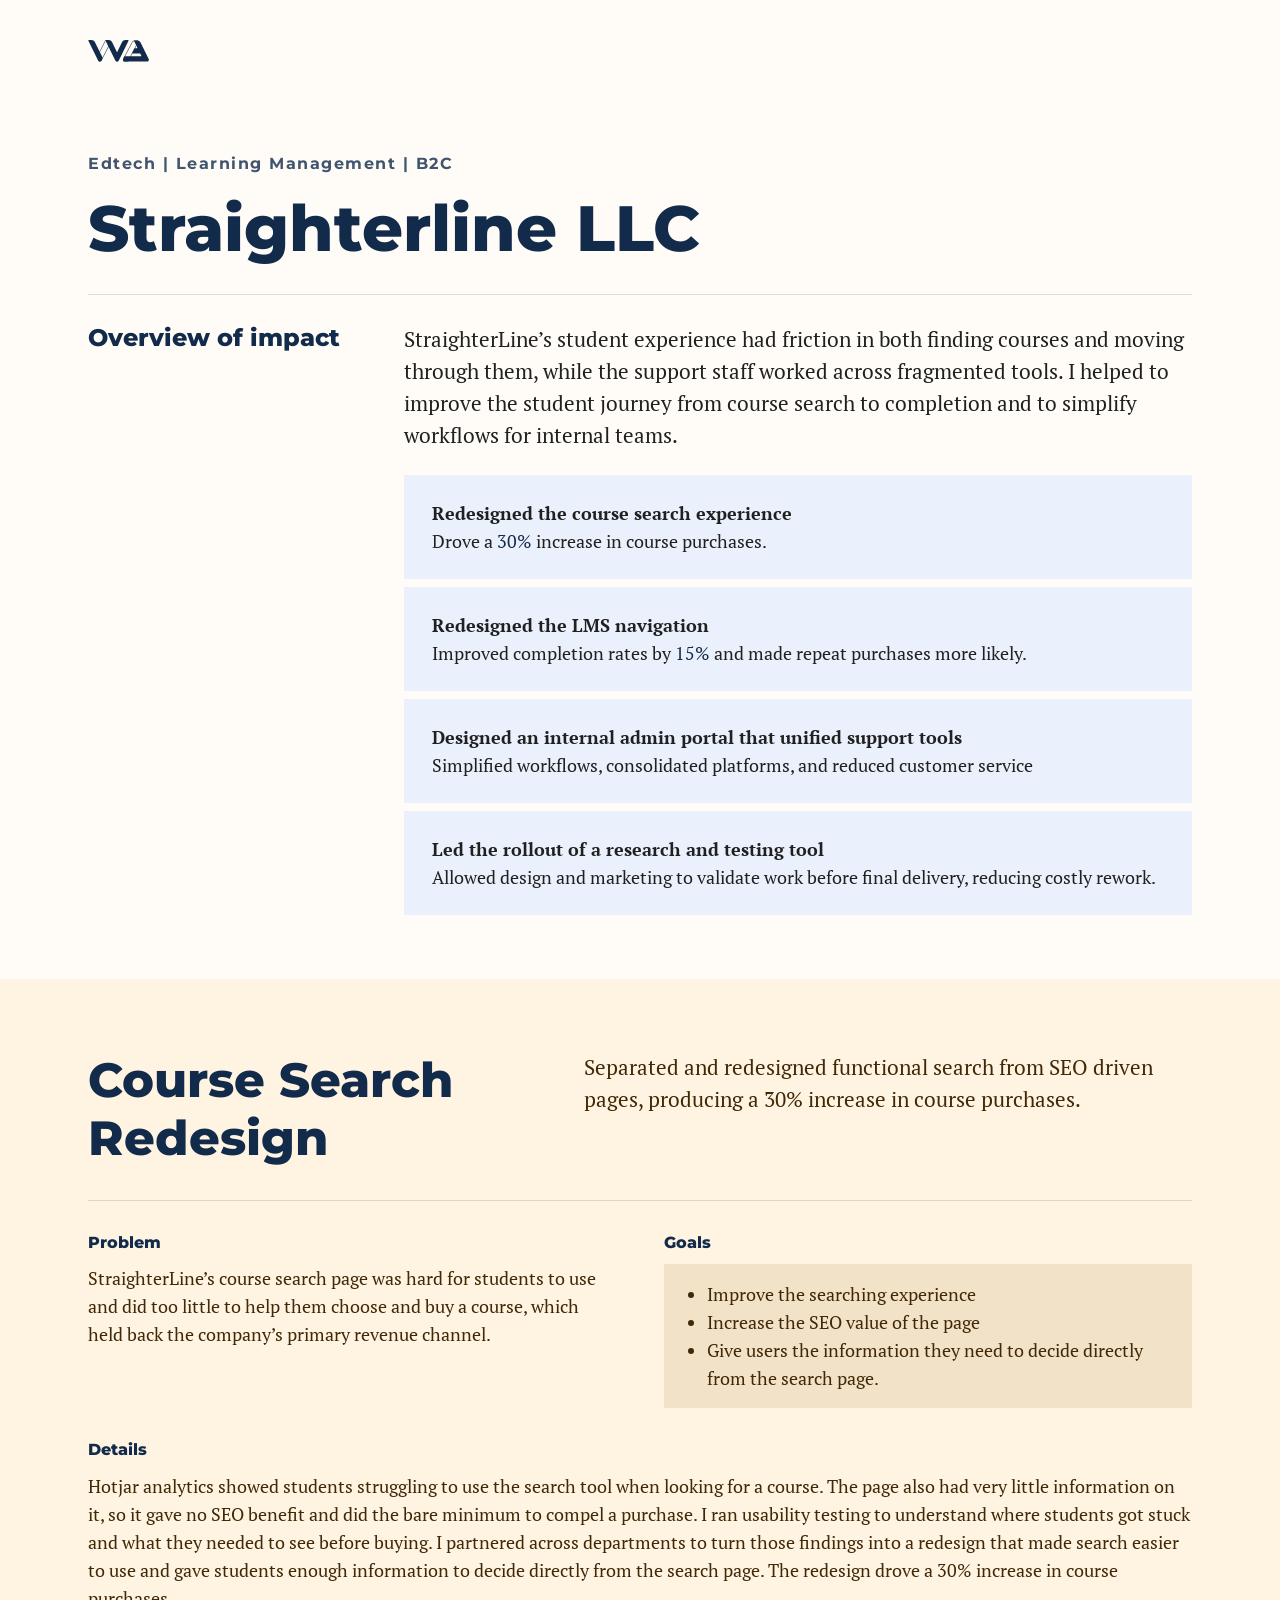
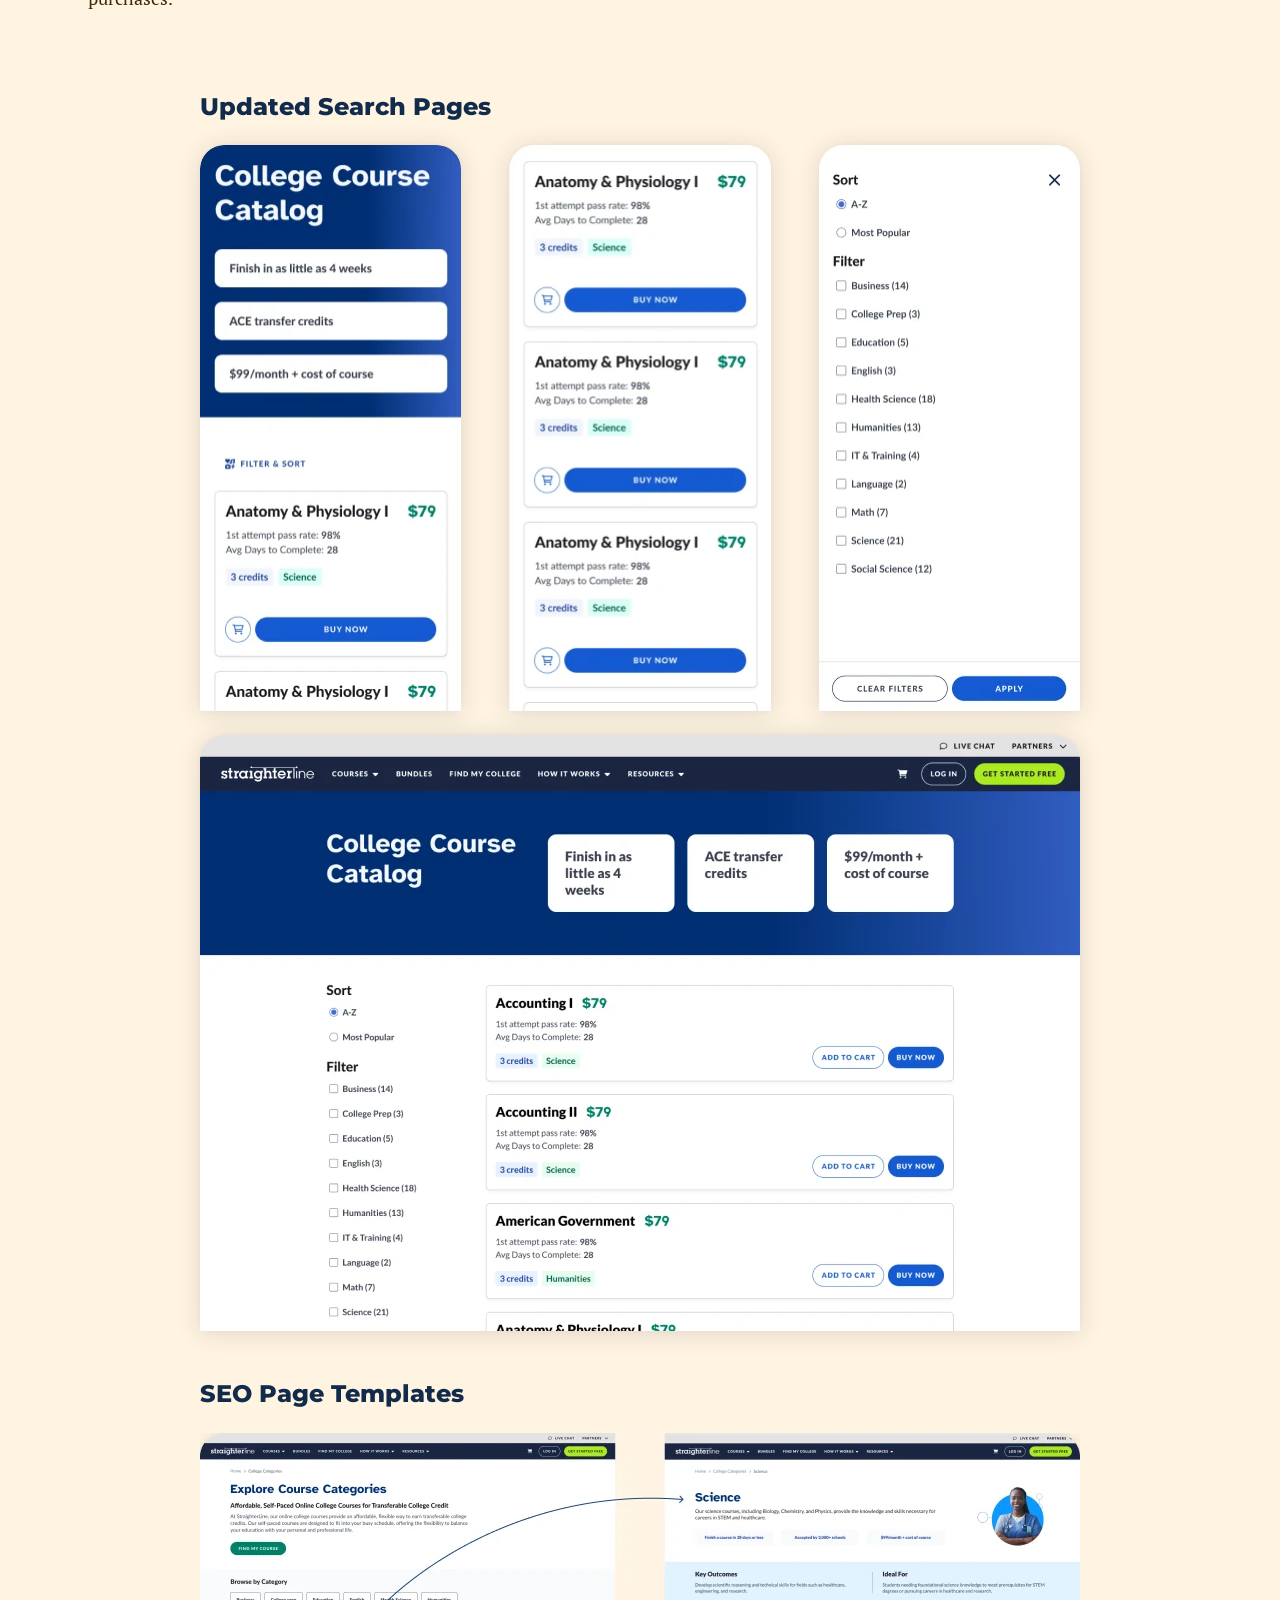
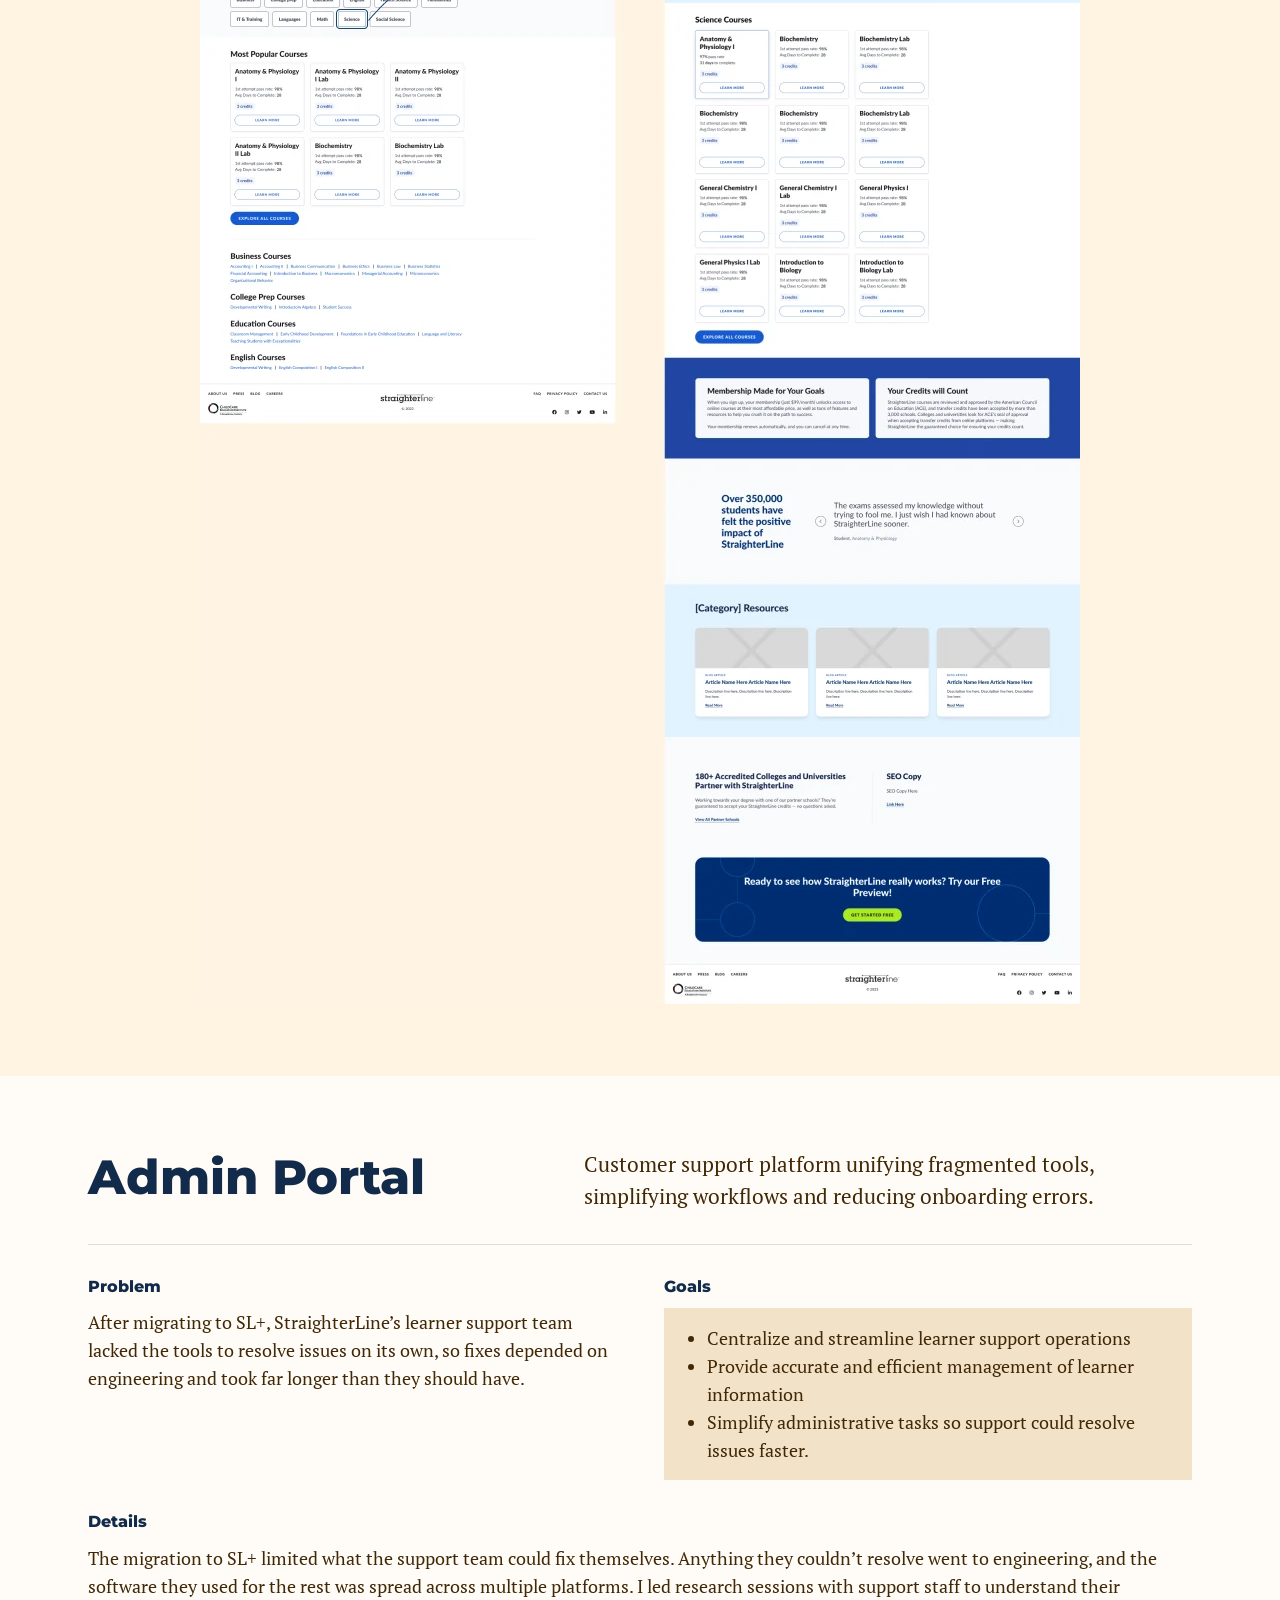
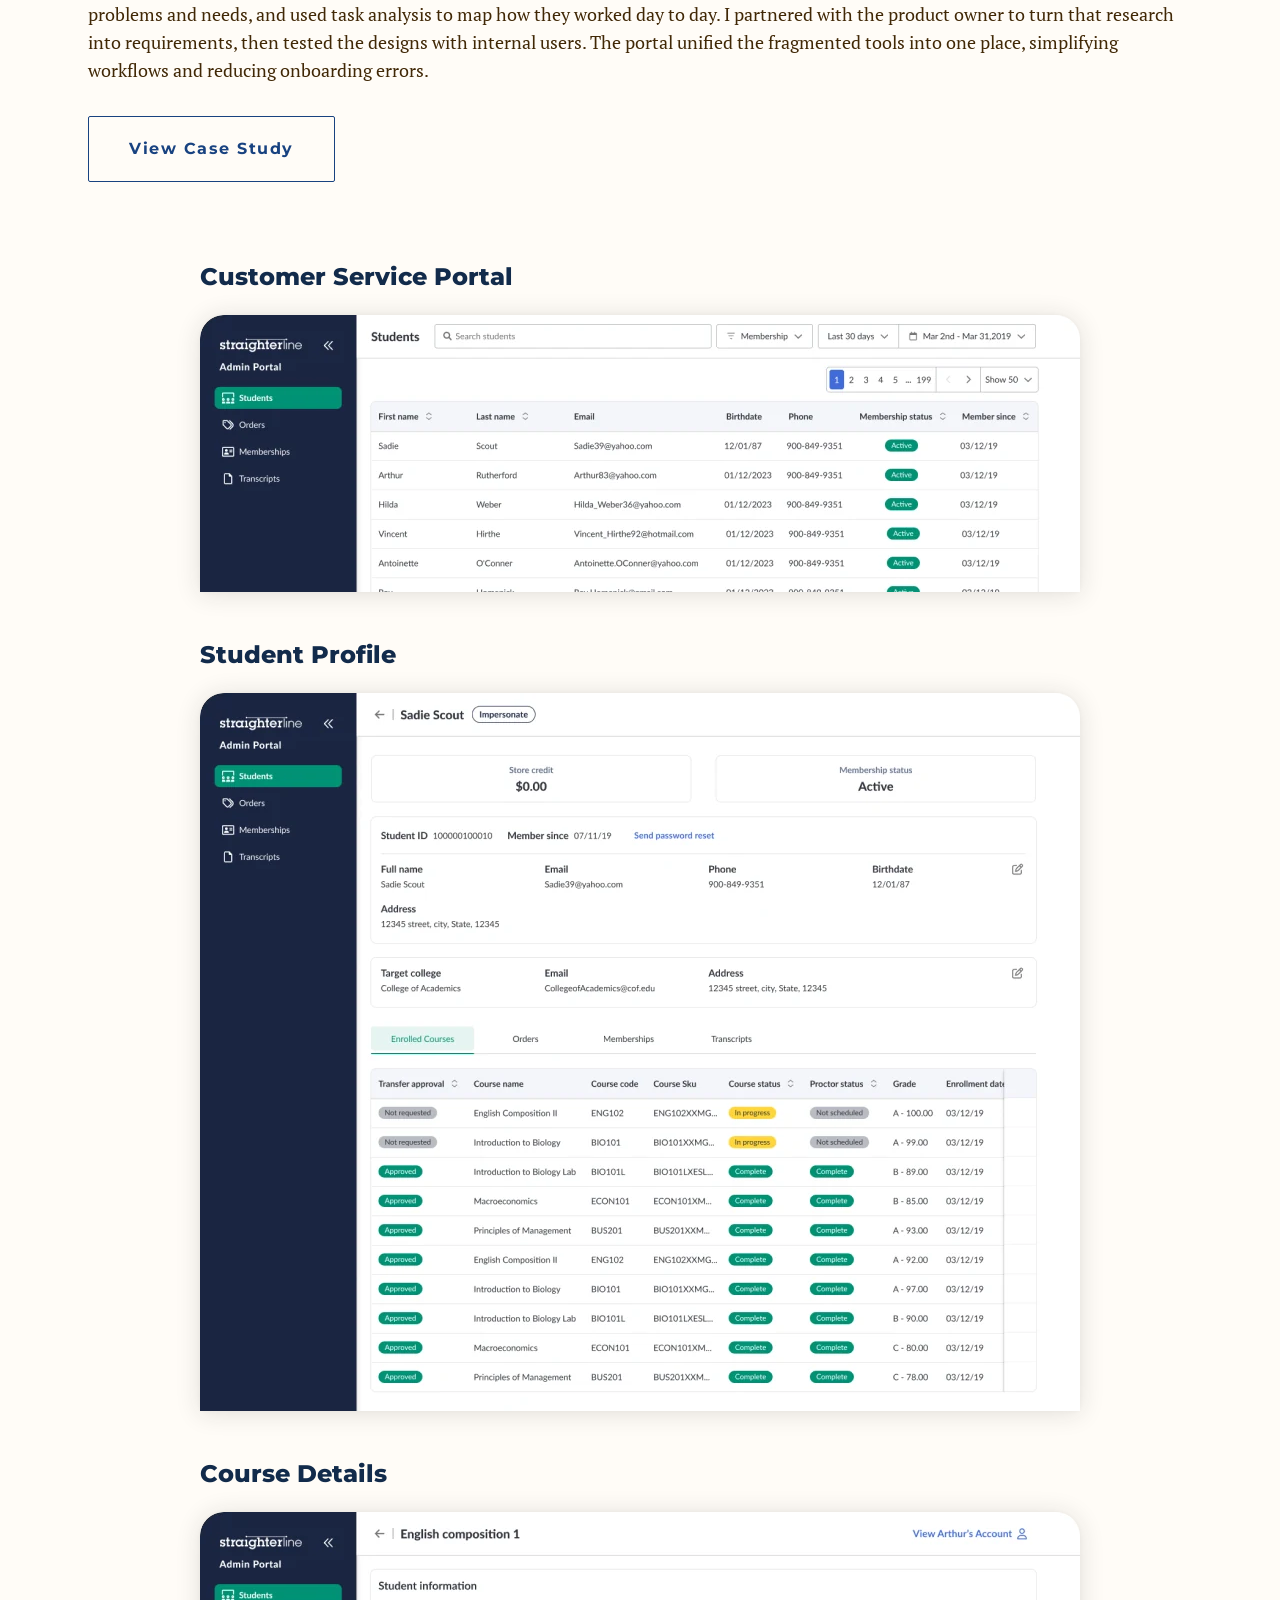
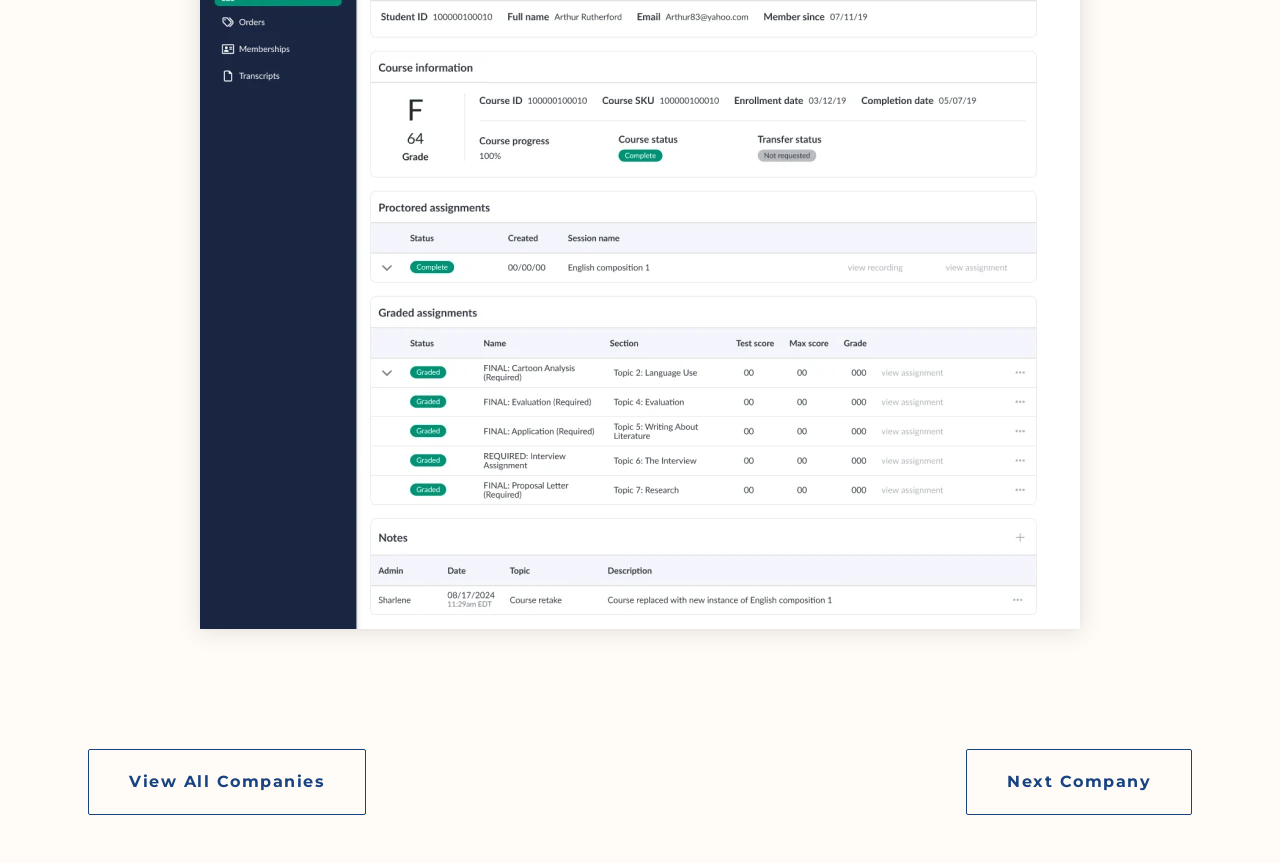
<file: work/straighterline/index.html>
<!doctype html>
<html lang="en">
<head>
  <meta charset="utf-8">
  <meta name="viewport" content="width=device-width, initial-scale=1">
  <title>Straighterline projects – William Alexander's Portfolio</title>
  <meta name="description" content="I redesigned the student course search and LMS, designed an internal admin portal and established a research and testing process that reduced rework.">
  <meta property="og:type" content="website">
  <meta property="og:site_name" content="William Alexander">
  <meta property="og:title" content="Straighterline projects – William Alexander&#x27;s Portfolio">
  <meta property="og:description" content="I redesigned the student course search and LMS, designed an internal admin portal and established a research and testing process that reduced rework.">
  <meta property="og:locale" content="en_US">
  <meta property="og:url" content="https://wa-ux.com/work/straighterline/">
  <meta property="og:image" content="https://wa-ux.com/og-image.jpg">
  <meta property="og:image:width" content="1200">
  <meta property="og:image:height" content="630">
  <meta property="og:image:alt" content="WA logo above the headline: I mold teams to help businesses create great experiences and achieve valuable outcomes">
  <meta name="twitter:card" content="summary_large_image">
  <meta name="theme-color" content="#fffcf7">
  <link rel="canonical" href="https://wa-ux.com/work/straighterline/">

  <link rel="icon" href="/favicon.ico" sizes="48x48">
  <link rel="icon" href="/favicon.svg" type="image/svg+xml">
  <link rel="apple-touch-icon" href="/apple-touch-icon.png">
  <link rel="manifest" href="/site.webmanifest">

  <link rel="preconnect" href="https://fonts.googleapis.com">
  <link rel="preconnect" href="https://fonts.gstatic.com" crossorigin>
  <link rel="stylesheet" href="https://fonts.googleapis.com/css2?family=Montserrat:wght@700;800&family=PT+Serif:wght@400;700&display=swap">

  <link rel="stylesheet" href="/css/tokens.css">
  <link rel="stylesheet" href="/css/base.css">
  <link rel="stylesheet" href="/css/components.css">

  <script>document.documentElement.classList.add('js');</script>
</head>
<body>
  <a class="skip-link" href="#main">Skip to content</a>

  <header class="site-header">
    <nav class="site-nav" aria-label="Main">
      <a class="site-nav__logo" href="/" aria-label="William Alexander, home">
        <img src="/assets/icons/wa-logo.svg" alt="WA logo" width="62" height="24">
      </a>
    </nav>
  </header>

  <main id="main">

    <section class="overview" aria-labelledby="page-title">
      <div class="overview__title">
        <h1 id="page-title">Straighterline LLC</h1>
        <p class="meta">Edtech | Learning management | B2C</p>
      </div>
      <hr class="divider">
      <div class="overview__body reveal">
        <h2 class="overview__label">Overview of impact</h2>
        <div class="overview__content">
          <p class="overview__lead">StraighterLine’s student experience had friction in both finding courses and moving through them, while the support staff worked across fragmented tools. I helped to improve the student journey from course search to completion and to simplify workflows for internal teams.</p>
          <div class="snippet-list">
            <div class="snippet">
              <p class="snippet__title">Redesigned the course search experience</p>
              <p>Drove a <span class="snippet__em">30%</span> increase in course purchases.</p>
            </div>
            <div class="snippet">
              <p class="snippet__title">Redesigned the LMS navigation</p>
              <p>Improved completion rates by <span class="snippet__em">15%</span> and made repeat purchases more likely.</p>
            </div>
            <div class="snippet">
              <p class="snippet__title">Designed an internal admin portal that unified support tools</p>
              <p>Simplified workflows, consolidated platforms, and reduced customer service</p>
            </div>
            <div class="snippet">
              <p class="snippet__title">Led the rollout of a research and testing tool</p>
              <p>Allowed design and marketing to validate work before final delivery, reducing costly rework.</p>
            </div>
          </div>
        </div>
      </div>
    </section>

    <section class="project project--brown" aria-labelledby="project-search-title">
      <div class="project__overview reveal">
        <div class="project__intro">
          <h2 class="project__title" id="project-search-title">Course Search Redesign</h2>
          <p class="project__summary">Separated and redesigned functional search from SEO driven pages, producing a 30% increase in course purchases.</p>
        </div>
        <hr class="divider">
        <div class="project__brief">
          <div class="project__block">
            <h3 class="project__label">Problem</h3>
            <p>StraighterLine’s course search page was hard for students to use and did too little to help them choose and buy a course, which held back the company’s primary revenue channel.</p>
          </div>
          <div class="project__block">
            <h3 class="project__label">Goals</h3>
            <div class="goals">
              <ul>
                <li>Improve the searching experience</li>
                <li>Increase the SEO value of the page</li>
                <li>Give users the information they need to decide directly from the search page.</li>
              </ul>
            </div>
          </div>
        </div>
        <div class="project__block">
          <h3 class="project__label">Details</h3>
          <p>Hotjar analytics showed students struggling to use the search tool when looking for a course. The page also had very little information on it, so it gave no SEO benefit and did the bare minimum to compel a purchase. I ran usability testing to understand where students got stuck and what they needed to see before buying. I partnered across departments to turn those findings into a redesign that made search easier to use and gave students enough information to decide directly from the search page. The redesign drove a 30% increase in course purchases.</p>
        </div>
      </div>

      <div class="project__images">
        <div class="image-set reveal">
          <h3 class="image-set__title">Updated Search Pages</h3>
          <div class="image-set__row">
            <div class="frame frame--mobile">
              <img src="/assets/images/straighterline-search-mobile-1.webp" alt="Updated course search on mobile: a College Course Catalog header with three highlights, a filter and sort button, and a list of course cards" width="261" height="566" loading="lazy">
            </div>
            <div class="frame frame--mobile">
              <img src="/assets/images/straighterline-search-mobile-2.webp" alt="Updated course search on mobile showing course cards with price, pass rate, credits, subject, and a Buy Now button" width="261" height="566" loading="lazy">
            </div>
            <div class="frame frame--mobile">
              <img src="/assets/images/straighterline-search-mobile-3.webp" alt="Updated course search on mobile with the sort and filter panel open" width="261" height="566" loading="lazy">
            </div>
          </div>
          <div class="frame frame--shot">
            <img src="/assets/images/straighterline-search-desktop.webp" alt="Updated course search on desktop: a College Course Catalog header, sort and filter options on the left, and a list of courses" width="880" height="596" loading="lazy">
          </div>
        </div>

        <div class="image-set reveal">
          <h3 class="image-set__title">SEO Page Templates</h3>
          <div class="frame frame--shot frame--bare">
            <img src="/assets/images/straighterline-seo-templates.webp" alt="Two SEO page templates, a course categories page and a Science category page, joined by an arrow" width="880" height="1171" loading="lazy">
          </div>
        </div>
      </div>
    </section>

    <section class="project project--quiet project--brown" aria-labelledby="project-portal-title">
      <div class="project__overview reveal">
        <div class="project__intro">
          <h2 class="project__title" id="project-portal-title">Admin Portal</h2>
          <p class="project__summary">Customer support platform unifying fragmented tools, simplifying workflows and reducing onboarding errors.</p>
        </div>
        <hr class="divider">
        <div class="project__brief">
          <div class="project__block">
            <h3 class="project__label">Problem</h3>
            <p>After migrating to SL+, StraighterLine’s learner support team lacked the tools to resolve issues on its own, so fixes depended on engineering and took far longer than they should have.</p>
          </div>
          <div class="project__block">
            <h3 class="project__label">Goals</h3>
            <div class="goals">
              <ul>
                <li>Centralize and streamline learner support operations</li>
                <li>Provide accurate and efficient management of learner information</li>
                <li>Simplify administrative tasks so support could resolve issues faster.</li>
              </ul>
            </div>
          </div>
        </div>
        <div class="project__block">
          <h3 class="project__label">Details</h3>
          <p>The migration to SL+ limited what the support team could fix themselves. Anything they couldn’t resolve went to engineering, and the software they used for the rest was spread across multiple platforms. I led research sessions with support staff to understand their problems and needs, and used task analysis to map how they worked day to day. I partnered with the product owner to turn that research into requirements, then tested the designs with internal users. The portal unified the fragmented tools into one place, simplifying workflows and reducing onboarding errors.</p>
        </div>
        <a class="button button--secondary" href="https://www.figma.com/proto/Nw7FQ8UgF6ymmo3cMh5Q1L/Case-study---Straighterline?node-id=1706-1782&amp;t=txKsaVZCO2AF5Pbs-1&amp;scaling=contain&amp;content-scaling=fixed&amp;page-id=0%3A1" target="_blank" rel="noopener noreferrer">View case study</a>
      </div>

      <div class="project__images">
        <div class="image-set reveal">
          <h3 class="image-set__title">Customer Service Portal</h3>
          <div class="frame frame--shot">
            <img src="/assets/images/straighterline-support-list.webp" alt="Customer service portal student list: a searchable table of students with name, email, birthdate, phone, membership status and member since" width="880" height="277" loading="lazy">
          </div>
        </div>
        <div class="image-set reveal">
          <h3 class="image-set__title">Student Profile</h3>
          <div class="frame frame--shot">
            <img src="/assets/images/straighterline-student-profile.webp" alt="Customer service portal student profile with store credit, membership status, contact details and a table of enrolled courses" width="880" height="718" loading="lazy">
          </div>
        </div>
        <div class="image-set reveal">
          <h3 class="image-set__title">Course Details</h3>
          <div class="frame frame--shot">
            <img src="/assets/images/straighterline-course-details.webp" alt="Customer service portal course details with student information, course information, proctored and graded assignments, and notes" width="880" height="717" loading="lazy">
          </div>
        </div>
      </div>
    </section>

  </main>

  <footer class="site-footer">
    <nav class="site-footer__nav" aria-label="More companies">
      <a class="button button--secondary" href="/#past-work-title">View all companies</a>
      <a class="button button--secondary" href="/work/fetch/">Next company</a>
    </nav>
  </footer>

  <script src="/js/main.js" defer></script>
</body>
</html>
</file>
<file: css/tokens.css>
/* ==========================================================================
   Design tokens
   Source: Figma "Design system" file (Website section) plus values measured
   from the "Portfolio website 2.0" design frames where the design system
   has no variable (spacing, radii, sizes, motion).
   This is the only file allowed to contain raw colors, sizes, and spacing.
   ========================================================================== */

:root {
  /* ---- Color: blue scale ------------------------------------------------ */
  --color-blue-25: #f7fafe;   /* Near-white canvas */
  --color-blue-50: #eaf1fd;   /* Soft callouts */
  --color-blue-100: #d4e4fb;  /* Strong callouts & tags */
  --color-blue-700: #184280;  /* Links & primary actions */
  --color-blue-900: #122b4b;  /* Headings & hover */

  /* ---- Color: cream scale ----------------------------------------------- */
  --color-cream-50: #fffcf7;  /* Quiet canvas */
  --color-cream-100: #fff9ef; /* Subtle surfaces */
  --color-cream-200: #fff4e2; /* Main background */
  --color-cream-300: #f2e2c8; /* Section contrast */
  --color-cream-400: #d9c3a0; /* Decorative lines */

  /* ---- Color: essentials ------------------------------------------------ */
  --color-ink: #202020;       /* Body text */
  --color-muted: #4f4f4f;     /* Secondary text */
  --color-white: #ffffff;     /* Cards & inverse text */

  /* ---- Color: functional ------------------------------------------------ */
  --color-functional-red: #b83232;    /* Error text + message */
  --color-functional-green: #6fcf97;
  --color-functional-yellow: #f2c94c;

  /* ---- Color: used in the site designs but not in the palette ----------- */
  --color-brown-900: #412806;         /* Goals list text in the project component */
  --color-blue-500: #2361be;          /* Second stop of the blue gradients */

  /* ---- Gradients (outside the core palette per the usage guidelines) ---- */
  --gradient-linear-blue: linear-gradient(270deg, var(--color-blue-700) 32%, var(--color-blue-500) 68%);
  --gradient-radial-blue: radial-gradient(circle, var(--color-blue-500) 0%, var(--color-blue-700) 100%);
  --gradient-linear-light: linear-gradient(180deg, rgb(212 228 251 / 0.5) 0%, rgb(212 228 251 / 0.5) 51%, rgb(212 228 251 / 0) 100%);

  /* ---- Color: semantic aliases ------------------------------------------ */
  --color-background: var(--color-cream-200);
  --color-background-quiet: var(--color-cream-50);
  --color-background-contrast: var(--color-cream-300);
  --color-background-hero: var(--color-blue-100);
  --color-background-inverse: var(--color-blue-900);
  --color-text: var(--color-ink);
  --color-text-muted: var(--color-muted);
  --color-text-inverse: var(--color-white);
  --color-heading: var(--color-blue-900);
  --color-link: var(--color-blue-700);
  --color-link-hover: var(--color-blue-900);
  --color-callout: var(--color-blue-50);
  --color-divider: rgb(79 79 79 / 0.18); /* Muted at 18% opacity */
  --color-heading-muted: rgb(18 43 75 / 0.8); /* Blue 900 at 80%, meta label on company pages */
  --color-focus: var(--color-blue-700);
  --color-focus-inverse: var(--color-cream-50);

  /* ---- Typography: families and weights --------------------------------- */
  --font-heading: "Montserrat", "Helvetica Neue", Arial, sans-serif;
  --font-body: "PT Serif", Georgia, "Times New Roman", serif;
  --font-weight-regular: 400;
  --font-weight-bold: 700;
  --font-weight-extrabold: 800;

  /* ---- Typography: Website/Heading -------------------------------------- */
  --font-size-heading-50: 4rem;     /* 64px */
  --font-size-heading-100: 3rem;    /* 48px */
  --font-size-heading-200: 2rem;    /* 32px */
  --font-size-heading-300: 1.5rem;  /* 24px */
  --font-size-heading-400: 1rem;    /* 16px, used in designs, missing from the type frame */
  --line-height-heading: 1.22;      /* Figma "auto" for Montserrat */
  --line-height-display: 1.15;      /* Homepage banner headline */
  --line-height-intro: 1.35;        /* Homepage intro paragraph, matches no Figma text style */

  /* ---- Typography: Website/Body ----------------------------------------- */
  --font-size-body-100: 1.75rem;    /* 28px */
  --line-height-body-100: 2.5rem;   /* 40px */
  --font-size-body-200: 1.3125rem;  /* 21px */
  --line-height-body-200: 2rem;     /* 32px */
  --font-size-body-300: 1.125rem;   /* 18px */
  --line-height-body-300: 1.75rem;  /* 28px */
  --font-size-body-400: 1rem;       /* 16px, Montserrat Bold label */
  --line-height-body-400: 1.5rem;   /* 24px */
  --letter-spacing-body-400: 0.09375em; /* 1.5px at 16px */

  /* ---- Typography: button label (not a named style in Figma) ------------ */
  --font-size-button: 0.875rem;     /* 14px */

  /* ---- Typography: responsive aliases (mobile first) -------------------- */
  --font-size-page-title: var(--font-size-heading-200);
  --font-size-section-title: var(--font-size-heading-200);

  /* ---- Spacing scale (name = px value) ---------------------------------- */
  --space-4: 0.25rem;
  --space-8: 0.5rem;
  --space-12: 0.75rem;
  --space-16: 1rem;
  --space-20: 1.25rem;
  --space-24: 1.5rem;
  --space-28: 1.75rem;
  --space-32: 2rem;
  --space-40: 2.5rem;
  --space-44: 2.75rem;
  --space-48: 3rem;
  --space-64: 4rem;
  --space-72: 4.5rem;
  --space-80: 5rem;
  --space-88: 5.5rem;
  --space-130: 8.125rem;

  /* ---- Layout: responsive gutters (mobile first) ------------------------ */
  --gutter: var(--space-24);        /* Company and project pages */
  --gutter-wide: var(--space-24);   /* Homepage sections */
  /* Side padding that keeps homepage content inside a --width-page column,
     centered. Never smaller than --gutter-wide. The 100% resolves against
     the width of the element that uses this token. */
  --gutter-page: max(var(--gutter-wide), calc((100% - var(--width-page)) / 2 + var(--gutter-wide)));

  /* ---- Layout: widths --------------------------------------------------- */
  --width-max: 90rem;               /* 1440px */
  --width-page: 80.25rem;           /* 1284px: Figma "company" max width, side padding included; every homepage section below the banner uses it */
  --width-content: 75rem;           /* 1200px */
  --width-media: 55rem;             /* 880px */
  --width-hero-title: 49.6875rem;   /* 795px */
  --width-project-title: 28rem;     /* 448px */
  --width-project-problem: 33rem;   /* 528px */
  --width-list-indent: 1.6875rem;   /* 27px */

  /* ---- Sizes ------------------------------------------------------------ */
  --size-logo-width: 3.875rem;      /* 62px */
  --size-logo-height: 1.5rem;       /* 24px */
  --size-button-min-width: 8.625rem;/* 138px */
  --size-company-logo: 7.5rem;      /* 120px */
  --size-company-logo-mark: 3.75rem;/* 60px */
  --size-border: 0.0625rem;         /* 1px */
  --size-rule: 0.5rem;              /* 8px accent rule */

  /* ---- Radii ------------------------------------------------------------ */
  --radius-2: 0.125rem;             /* Buttons */
  --radius-4: 0.25rem;
  --radius-8: 0.5rem;               /* Swatches */
  --radius-12: 0.75rem;             /* Callout */
  --radius-16: 1rem;                /* Project image frames on mobile */
  --radius-24: 1.5rem;              /* Project image frames on tablet and desktop */
  --radius-image: var(--radius-16); /* Project image corner, 16 on mobile and 24 from tablet up */
  --radius-48: 3rem;                /* Company banner */

  /* ---- Shadows: "bw - level 1" to "bw - level 4" ------------------------ */
  --shadow-1: 0 0.125rem 1rem 0 rgb(32 32 32 / 0.08), 0 0 0.25rem 0 rgb(32 32 32 / 0.04);
  --shadow-2: 0 0.125rem 1.5rem 0.0625rem rgb(32 32 32 / 0.12), 0 0 0.25rem 0 rgb(32 32 32 / 0.03);
  --shadow-3: 0 0.25rem 2rem 0.125rem rgb(32 32 32 / 0.16), 0 0 0.25rem 0 rgb(0 0 0 / 0.02);
  --shadow-4: 0 0.375rem 3rem 0.125rem rgb(32 32 32 / 0.24), 0 0 0.25rem 0 rgb(0 0 0 / 0.01);

  /* ---- Motion (not in Figma, added for the site) ------------------------ */
  --duration-fast: 150ms;
  --duration-base: 250ms;
  --duration-slow: 600ms;
  --ease-out: cubic-bezier(0.22, 1, 0.36, 1);
  --reveal-distance: 1rem;

  /* ---- Focus ring (not in Figma, added for the site) -------------------- */
  --focus-width: 0.125rem;
  --focus-offset: 0.1875rem;

  /* ---- Aspect ratios ---------------------------------------------------- */
  --ratio-company-banner: 878 / 376;
  --ratio-stack-canvas: 880 / 575;
  --ratio-device-mobile: 251 / 544;
  --ratio-device-desktop: 880 / 596;
}

/* Breakpoints (custom properties cannot be used in media queries, so the two
   values below are repeated in the other CSS files):
   - Mobile:  up to 639px   (design frame 390px)
   - Tablet:  640px and up  (design frame 880px)
   - Desktop: 1024px and up (design frame 1280px) */

@media (min-width: 40rem) {
  :root {
    --gutter: var(--space-64);
    --gutter-wide: var(--space-64);
    --font-size-page-title: var(--font-size-heading-100);
    --font-size-section-title: var(--font-size-heading-100);
    --radius-image: var(--radius-24);
  }
}

@media (min-width: 64rem) {
  :root {
    --gutter: var(--space-88);
    --gutter-wide: var(--space-130);
    --font-size-page-title: var(--font-size-heading-50);
  }
}

@media (prefers-reduced-motion: reduce) {
  :root {
    --duration-fast: 0ms;
    --duration-base: 0ms;
    --duration-slow: 0ms;
    --reveal-distance: 0rem;
  }
}
</file>
<file: css/base.css>
/* ==========================================================================
   Base: reset, typography, layout helpers, motion
   Uses tokens only. No raw colors, font sizes, or spacing in this file.
   ========================================================================== */

/* ---- Reset --------------------------------------------------------------- */

*,
*::before,
*::after {
  box-sizing: border-box;
}

html {
  -webkit-text-size-adjust: 100%;
  text-size-adjust: 100%;
  scroll-behavior: smooth;
}

body,
h1,
h2,
h3,
h4,
h5,
h6,
p,
ul,
ol,
figure,
blockquote {
  margin: 0;
}

ul[class],
ol[class] {
  padding: 0;
  list-style: none;
}

img,
svg,
video {
  display: block;
  max-width: 100%;
  height: auto;
}

button,
input,
select,
textarea {
  font: inherit;
  color: inherit;
}

/* ---- Typography ---------------------------------------------------------- */

body {
  min-height: 100vh;
  background-color: var(--color-background);
  color: var(--color-text);
  font-family: var(--font-body);
  font-size: var(--font-size-body-300);
  font-weight: var(--font-weight-regular);
  line-height: var(--line-height-body-300);
  -webkit-font-smoothing: antialiased;
  text-rendering: optimizeLegibility;
}

h1,
h2,
h3,
h4,
h5,
h6 {
  color: var(--color-heading);
  font-family: var(--font-heading);
  font-weight: var(--font-weight-extrabold);
  line-height: var(--line-height-heading);
  overflow-wrap: break-word;
}

h1 { font-size: var(--font-size-page-title); }
h2 { font-size: var(--font-size-section-title); }
h3 { font-size: var(--font-size-heading-200); }
h4 { font-size: var(--font-size-heading-300); }
h5,
h6 { font-size: var(--font-size-heading-400); }

strong,
b {
  font-weight: var(--font-weight-bold);
}

/* Type styles, named after the Figma text styles (Website/…) */

.heading-50,
.heading-100,
.heading-200,
.heading-300,
.heading-400 {
  color: var(--color-heading);
  font-family: var(--font-heading);
  font-weight: var(--font-weight-extrabold);
  line-height: var(--line-height-heading);
}

.heading-50 { font-size: var(--font-size-heading-50); }
.heading-100 { font-size: var(--font-size-heading-100); }
.heading-200 { font-size: var(--font-size-heading-200); }
.heading-300 { font-size: var(--font-size-heading-300); }
.heading-400 { font-size: var(--font-size-heading-400); }

/* Responsive title sizes for any heading level (32 / 48 / 64 and 32 / 48 / 48) */
.heading-page { font-size: var(--font-size-page-title); }
.heading-section { font-size: var(--font-size-section-title); }

.body-100 {
  font-family: var(--font-body);
  font-size: var(--font-size-body-100);
  line-height: var(--line-height-body-100);
}

.body-200 {
  font-family: var(--font-body);
  font-size: var(--font-size-body-200);
  line-height: var(--line-height-body-200);
}

.body-300 {
  font-family: var(--font-body);
  font-size: var(--font-size-body-300);
  line-height: var(--line-height-body-300);
}

.body-300-bold {
  font-family: var(--font-body);
  font-size: var(--font-size-body-300);
  font-weight: var(--font-weight-bold);
  line-height: var(--line-height-body-300);
}

.body-400 {
  color: var(--color-text-muted);
  font-family: var(--font-heading);
  font-size: var(--font-size-body-400);
  font-weight: var(--font-weight-bold);
  line-height: var(--line-height-body-400);
  letter-spacing: var(--letter-spacing-body-400);
  text-transform: capitalize;
}

/* ---- Links and focus ----------------------------------------------------- */

a {
  color: var(--color-link);
  text-decoration-thickness: var(--size-border);
  text-underline-offset: var(--space-4);
  transition: color var(--duration-fast) var(--ease-out);
}

a:hover,
a.is-hover {
  color: var(--color-link-hover);
}

:focus-visible {
  outline: var(--focus-width) solid var(--color-focus);
  outline-offset: var(--focus-offset);
}

.on-dark :focus-visible,
.on-dark:focus-visible {
  outline-color: var(--color-focus-inverse);
}

/* ---- Layout helpers ------------------------------------------------------ */

.container {
  width: 100%;
  max-width: var(--width-max);
  margin-inline: auto;
}

.container--content { max-width: var(--width-content); }
.container--media { max-width: var(--width-media); }

.stack {
  display: flex;
  flex-direction: column;
  gap: var(--stack-gap, var(--space-16));
}

.visually-hidden {
  position: absolute;
  width: var(--size-border);
  height: var(--size-border);
  overflow: hidden;
  clip-path: inset(50%);
  white-space: nowrap;
}

.skip-link {
  position: absolute;
  top: var(--space-8);
  left: var(--space-8);
  z-index: 10;
  padding: var(--space-12) var(--space-16);
  background-color: var(--color-blue-900);
  color: var(--color-white);
  font-family: var(--font-heading);
  font-size: var(--font-size-button);
  font-weight: var(--font-weight-bold);
  border-radius: var(--radius-2);
  transform: translateY(-200%);
  transition: transform var(--duration-fast) var(--ease-out);
}

.skip-link:focus {
  color: var(--color-white);
  transform: translateY(0);
}

/* ---- Motion: scroll reveal ----------------------------------------------- */
/* The "js" class is set in the <head>, so content stays visible without JS. */

.js .reveal {
  opacity: 0;
  transform: translateY(var(--reveal-distance));
  transition:
    opacity var(--duration-slow) var(--ease-out),
    transform var(--duration-slow) var(--ease-out);
}

.js .reveal.is-visible {
  opacity: 1;
  transform: none;
}

/* ---- Motion: page transitions -------------------------------------------- */
/* Cross-fade between pages where the browser supports view transitions. */

@view-transition {
  navigation: auto;
}

::view-transition-old(root),
::view-transition-new(root) {
  animation-duration: var(--duration-base);
  animation-timing-function: var(--ease-out);
}

/* ---- Motion: off for people who ask for reduced motion ------------------- */

@media (prefers-reduced-motion: reduce) {
  html {
    scroll-behavior: auto;
  }

  @view-transition {
    navigation: none;
  }

  *,
  *::before,
  *::after {
    animation: none !important;
    transition: none !important;
  }

  .js .reveal {
    opacity: 1;
    transform: none;
  }
}
</file>
<file: css/components.css>
/* ==========================================================================
   Components
   Built from the components in the "Portfolio website 2.0" Figma file.
   Uses tokens only. No raw colors, font sizes, or spacing in this file.
   Breakpoints: 40rem (tablet) and 64rem (desktop), see tokens.css.
   The .is-hover and .is-focus classes exist only so the design system page
   can show those states side by side.
   ========================================================================== */

/* ---- Button -------------------------------------------------------------- */
/* Figma: Button, type = primary | secondary, state = Default | Inverse.
   Primary and secondary labels use Website/Body/400, so "Contact me"
   renders as "Contact Me". The inverse secondary label stays the smaller
   button size (the "See all" instance on the homepage). */

.button {
  display: inline-flex;
  align-items: center;
  justify-content: center;
  min-width: var(--size-button-min-width);
  padding: var(--space-20) var(--space-40);
  border: var(--size-border) solid var(--color-blue-900);
  border-radius: var(--radius-2);
  background-color: var(--color-blue-900);
  color: var(--color-white);
  font-family: var(--font-heading);
  font-size: var(--font-size-body-400);
  font-weight: var(--font-weight-bold);
  line-height: var(--line-height-body-400);
  letter-spacing: var(--letter-spacing-body-400);
  text-align: center;
  text-transform: capitalize;
  text-decoration: none;
  white-space: nowrap;
  cursor: pointer;
  transition:
    background-color var(--duration-fast) var(--ease-out),
    border-color var(--duration-fast) var(--ease-out),
    color var(--duration-fast) var(--ease-out),
    transform var(--duration-fast) var(--ease-out);
}

.button:hover,
.button.is-hover {
  border-color: var(--color-blue-700);
  background-color: var(--color-blue-700);
  color: var(--color-white);
}

.button:active {
  transform: translateY(var(--size-border));
}

.button.is-focus {
  outline: var(--focus-width) solid var(--color-focus);
  outline-offset: var(--focus-offset);
}

.button--secondary {
  border-color: var(--color-blue-700);
  background-color: transparent;
  color: var(--color-blue-700);
}

.button--secondary:hover,
.button--secondary.is-hover {
  border-color: var(--color-blue-700);
  background-color: var(--color-blue-700);
  color: var(--color-white);
}

.button--inverse {
  border-color: var(--color-cream-200);
  background-color: var(--color-cream-200);
  color: var(--color-blue-900);
}

.button--inverse:hover,
.button--inverse.is-hover {
  border-color: var(--color-white);
  background-color: var(--color-white);
  color: var(--color-blue-900);
}

.button--inverse.is-focus {
  outline-color: var(--color-focus-inverse);
}

.button--secondary.button--inverse {
  border-color: var(--color-cream-50);
  background-color: transparent;
  color: var(--color-cream-50);
  font-size: var(--font-size-button);
  line-height: var(--line-height-heading);
  letter-spacing: 0;
  text-transform: none;
}

.button--secondary.button--inverse:hover,
.button--secondary.button--inverse.is-hover {
  border-color: var(--color-cream-50);
  background-color: var(--color-cream-50);
  color: var(--color-blue-900);
}

/* ---- Navigation ---------------------------------------------------------- */
/* Figma: nav (logo + menu items) and header nav (nav with page padding) */

.site-header {
  padding: var(--space-40) var(--gutter);
  background-color: var(--color-background-quiet);
}

.site-nav {
  display: flex;
  align-items: center;
  justify-content: space-between;
  gap: var(--space-24);
  width: 100%;
  max-width: var(--width-max);
  margin-inline: auto;
}

.site-nav__logo {
  display: block;
  flex-shrink: 0;
  transition: opacity var(--duration-fast) var(--ease-out);
}

.site-nav__logo:hover {
  opacity: 0.7;
}

.site-nav__logo img {
  width: var(--size-logo-width);
  height: var(--size-logo-height);
}

.site-nav__menu {
  display: flex;
  flex-wrap: wrap;
  justify-content: flex-end;
  gap: var(--space-24);
}

.site-nav__link {
  color: var(--color-blue-900);
  font-family: var(--font-heading);
  font-size: var(--font-size-button);
  font-weight: var(--font-weight-bold);
  line-height: var(--line-height-heading);
  text-decoration: none;
  background-image: linear-gradient(currentColor, currentColor);
  background-repeat: no-repeat;
  background-position: 0 100%;
  background-size: 0 var(--size-border);
  padding-block: var(--space-4);
  transition:
    background-size var(--duration-base) var(--ease-out),
    color var(--duration-fast) var(--ease-out);
}

.site-nav__link:hover,
.site-nav__link.is-hover,
.site-nav__link[aria-current="page"] {
  color: var(--color-blue-700);
  background-size: 100% var(--size-border);
}

/* ---- Footer navigation --------------------------------------------------- */
/* Figma: footer nav */

.site-footer {
  padding: var(--space-48) var(--gutter);
  background-color: var(--color-background-quiet);
}

.site-footer__nav {
  display: flex;
  flex-wrap: wrap;
  align-items: flex-start;
  justify-content: space-between;
  gap: var(--space-16);
  width: 100%;
  max-width: var(--width-max);
  margin-inline: auto;
}

/* ---- Meta label ---------------------------------------------------------- */
/* Figma: Website/Body/400, "Industry | Service | Userbase" */

.meta {
  color: var(--color-text-muted);
  font-family: var(--font-heading);
  font-size: var(--font-size-body-400);
  font-weight: var(--font-weight-bold);
  line-height: var(--line-height-body-400);
  letter-spacing: var(--letter-spacing-body-400);
  text-transform: capitalize;
}

/* ---- Divider ------------------------------------------------------------- */

.divider {
  width: 100%;
  height: var(--size-border);
  margin: 0;
  border: 0;
  background-color: var(--color-divider);
}

/* ---- Snippet ------------------------------------------------------------- */
/* Figma: snippet */

.snippet {
  padding: var(--space-24) var(--space-28);
  background-color: var(--color-callout);
  color: var(--color-text);
  font-size: var(--font-size-body-300);
  line-height: var(--line-height-body-300);
}

.snippet__title {
  font-weight: var(--font-weight-bold);
}

/* Figures inside snippet text, shown in Blue / 900 */
.snippet__em {
  color: var(--color-heading);
}

.snippet-list {
  display: grid;
  grid-template-columns: 1fr;
  gap: var(--space-8);
  width: 100%;
}

@media (min-width: 40rem) and (max-width: 63.99rem) {
  .snippet-list {
    grid-template-columns: 1fr 1fr;
  }
}

/* ---- Callout ------------------------------------------------------------- */
/* Figma: usage guidelines panel in the color system frame */

.callout {
  display: flex;
  flex-direction: column;
  gap: var(--space-16);
  padding: var(--space-24);
  border-radius: var(--radius-12);
  background-color: var(--color-callout);
  color: var(--color-text-muted);
  font-size: var(--font-size-body-200);
  line-height: var(--line-height-body-200);
}

.callout__title {
  color: var(--color-heading);
  font-size: var(--font-size-heading-300);
}

/* ---- Goals list ---------------------------------------------------------- */
/* Figma: goals panel inside the project component */

.goals {
  padding: var(--space-16);
  background-color: var(--color-background-contrast);
  color: var(--color-text);
}

.goals ul {
  margin: 0;
  padding-left: var(--width-list-indent);
  list-style: disc;
}

/* ---- Image frames -------------------------------------------------------- */
/* Figma: banner slot in company, mobile image and desktop image in project */

.frame {
  overflow: hidden;
  box-shadow: var(--shadow-2);
}

.frame img {
  width: 100%;
  height: auto;
  object-fit: cover;
  object-position: top center;
}

.frame--banner {
  border-radius: var(--radius-48) 0 var(--radius-48) 0;
}

.frame--banner img {
  aspect-ratio: var(--ratio-company-banner);
}

/* Project image corners: 24px on tablet and desktop, 16px on mobile (--radius-image) */
.frame--mobile,
.frame--desktop,
.frame--shot,
.frame--phone {
  border-radius: var(--radius-image) var(--radius-image) 0 0;
}

/* Screenshot of any height: keeps the image's own proportions */
.frame--shot img {
  height: auto;
}

/* Image that already carries its own rounded cards and shadows (Bixal research) */
.frame--bare {
  border-radius: 0;
  box-shadow: none;
}

/* Phone screenshots: any height, three side by side */
.frame--phone img {
  aspect-ratio: auto;
}

.frame--mobile img {
  aspect-ratio: var(--ratio-device-mobile);
}

.frame--desktop img {
  aspect-ratio: var(--ratio-device-desktop);
}

/* Stacked banner: two framed screenshots overlapping inside one banner frame.
   Figma: "snagajob banner" (bottom and top layers). Percentages are the
   layer positions measured from the 880 x 575 design canvas. */

.frame--stack {
  position: relative;
  aspect-ratio: var(--ratio-company-banner);
  box-shadow: none; /* the layers carry their own shadows */
}

.frame__stack {
  position: absolute;
  top: 0;
  left: 0;
  width: 100%;
  aspect-ratio: var(--ratio-stack-canvas);
}

.frame__layer {
  position: absolute;
  overflow: hidden;
  border-radius: var(--radius-48) var(--radius-48) 0 0;
  box-shadow: var(--shadow-2);
}

.frame__layer--back {
  top: 0;
  left: -0.06%;
  width: 89.98%;
  height: 65.03%;
}

.frame__layer--front {
  top: 34.22%;
  right: -0.05%;
  width: 89.26%;
  height: 65.18%;
}

.frame--stack img {
  aspect-ratio: auto;
  height: 100%;
  object-fit: cover;
  object-position: top left;
}

/* ---- Clarity redirect ---------------------------------------------------- */
/* Figma: clarity redirect, breakpoints mobile / tablet / desktop.
   The whole container is the link. */

.clarity {
  display: flex;
  flex-direction: column;
  align-items: flex-start;
  justify-content: center;
  gap: var(--space-16);
  width: 100%;
  padding: var(--space-24) var(--space-48) var(--space-24) var(--space-32);
  border-radius: var(--radius-48);
  background-color: var(--color-background-inverse);
  color: var(--color-cream-50);
  text-decoration: none;
  transition: background-color var(--duration-fast) var(--ease-out);
}

.clarity:hover,
.clarity.is-hover {
  background-color: var(--color-blue-700);
  color: var(--color-cream-50);
}

.clarity:focus-visible {
  outline-color: var(--color-focus-inverse);
}

.clarity__logo {
  flex-shrink: 0;
}

.clarity__content {
  display: flex;
  flex-direction: column;
  align-items: flex-start;
  gap: var(--space-16);
  width: 100%;
  min-width: 0;
}

.clarity__text {
  display: flex;
  flex-direction: column;
  gap: var(--space-4);
  width: 100%;
  min-width: 0;
}

.clarity__eyebrow {
  color: var(--color-cream-300);
  font-family: var(--font-body);
  font-size: var(--font-size-body-300);
  font-weight: var(--font-weight-bold);
  line-height: var(--line-height-body-300);
}

.clarity__title {
  color: var(--color-cream-50);
  font-family: var(--font-body);
  font-size: var(--font-size-body-100);
  font-weight: var(--font-weight-bold);
  line-height: var(--line-height-body-100);
}

.clarity__cta {
  display: flex;
  flex-shrink: 0;
  align-items: center;
  gap: var(--space-16);
  color: var(--color-cream-50);
  font-family: var(--font-heading);
  font-size: var(--font-size-body-400);
  font-weight: var(--font-weight-bold);
  line-height: var(--line-height-body-400);
  letter-spacing: var(--letter-spacing-body-400);
  text-transform: capitalize;
  white-space: nowrap;
}

@media (min-width: 40rem) {
  .clarity {
    flex-direction: row;
    align-items: center;
  }

  .clarity__content {
    flex: 1;
  }
}

@media (min-width: 64rem) {
  .clarity__content {
    flex-direction: row;
    align-items: center;
  }

  .clarity__text {
    flex: 1;
    width: auto;
  }
}

/* ---- Company card -------------------------------------------------------- */
/* Figma: company (homepage "Past Companies" entry) */

.company {
  display: flex;
  flex-direction: column;
  align-items: flex-start;
  gap: var(--space-24);
  padding: var(--space-64) var(--gutter-page) var(--space-80);
  background-color: var(--color-background);
}

.company__logo {
  display: flex;
  flex-shrink: 0;
  align-items: center;
  justify-content: center;
  width: var(--size-company-logo);
  height: var(--size-company-logo);
}

/* Each logo keeps the size set by its width and height attributes. */
.company__logo img {
  max-width: 100%;
  height: auto;
}

.company__content {
  display: flex;
  flex: 1;
  flex-direction: column;
  align-items: flex-start;
  gap: var(--space-32);
  min-width: 0;
  width: 100%;
}

.company__details {
  display: flex;
  flex-direction: column;
  gap: var(--space-16);
  width: 100%;
}

.company__name {
  display: flex;
  flex-direction: column;
  gap: var(--space-8);
}

.company__title {
  font-size: var(--font-size-heading-200);
}

.company__text {
  font-size: var(--font-size-body-200);
  line-height: var(--line-height-body-200);
}

.company__banner {
  width: 100%;
}

@media (min-width: 40rem) {
  .company__text {
    font-size: var(--font-size-body-100);
    line-height: var(--line-height-body-100);
  }
}

@media (min-width: 64rem) {
  .company {
    flex-direction: row;
  }
}

/* ---- Company overview ---------------------------------------------------- */
/* Figma: Company overview, Breakpoint = Desktop | Tablet | Mobile */

.overview {
  display: flex;
  flex-direction: column;
  align-items: center;
  gap: var(--space-28);
  padding: var(--space-48) var(--gutter) var(--space-64);
  background-color: var(--color-background-quiet);
}

.overview > * {
  width: 100%;
  max-width: var(--width-max);
}

.overview__title {
  display: flex;
  flex-direction: column;
  gap: var(--space-16);
}

.overview__body {
  display: flex;
  flex-direction: column;
  gap: var(--space-16);
}

/* Company pages show the meta label in Blue / 900 at 80% */
.overview .meta {
  color: var(--color-heading-muted);
}

.overview__label {
  font-size: var(--font-size-heading-300);
  white-space: nowrap;
}

.overview__content {
  display: flex;
  flex: 1;
  flex-direction: column;
  gap: var(--space-24);
  min-width: 0;
}

.overview__lead {
  font-size: var(--font-size-body-200);
  line-height: var(--line-height-body-200);
}

@media (min-width: 64rem) {
  /* On desktop the meta label sits above the company name. */
  .overview__title {
    flex-direction: column-reverse;
  }

  .overview__title h1,
  .overview__title h3 {
    line-height: var(--line-height-display);
  }

  .overview__body {
    flex-direction: row;
    gap: var(--space-64);
  }
}

/* ---- Project ------------------------------------------------------------- */
/* Figma: project, breakpoint = Desktop | Tablet | Mobile */

.project {
  display: flex;
  flex-direction: column;
  align-items: center;
  gap: var(--space-32);
  padding: var(--space-72) var(--gutter);
  background-color: var(--color-background);
}

.project--quiet {
  background-color: var(--color-background-quiet);
}

/* Some project sections set all text in brown instead of Ink (Figma override) */
.project--brown,
.project--brown .goals {
  color: var(--color-brown-900);
}

.project__overview {
  display: flex;
  flex-direction: column;
  align-items: flex-start;
  gap: var(--space-32);
  width: 100%;
  max-width: var(--width-content);
}

.project__intro {
  display: flex;
  flex-direction: column;
  gap: var(--space-16);
  width: 100%;
}

.project__summary {
  font-size: var(--font-size-body-200);
  line-height: var(--line-height-body-200);
}

.project__brief {
  display: flex;
  flex-direction: column;
  gap: var(--space-32);
  width: 100%;
}

.project__block {
  display: flex;
  flex-direction: column;
  gap: var(--space-12);
  width: 100%;
}

.project__label {
  font-size: var(--font-size-heading-400);
}

.project__images {
  display: flex;
  flex-direction: column;
  gap: var(--space-48);
  width: 100%;
  max-width: var(--width-media);
  padding-top: var(--space-48);
}

.image-set {
  display: flex;
  flex-direction: column;
  gap: var(--space-48);
}

.image-set__title {
  font-size: var(--font-size-heading-300);
}

.image-set__row {
  display: grid;
  grid-template-columns: repeat(3, 1fr);
  gap: var(--space-16);
}

/* Two screenshots side by side */
.image-set__pair {
  display: grid;
  grid-template-columns: repeat(2, 1fr);
  gap: var(--space-16);
  align-items: start;
}

.image-set__row--phones {
  align-items: start;
}

@media (min-width: 40rem) {
  .image-set__row,
  .image-set__pair {
    gap: var(--space-48);
  }
}

@media (min-width: 64rem) {
  .project__intro {
    flex-direction: row;
    gap: var(--space-48);
  }

  .project__title {
    flex-shrink: 0;
    width: var(--width-project-title);
  }

  .project__summary {
    flex: 1;
  }

  .project__brief {
    flex-direction: row;
    gap: var(--space-48);
  }

  .project__brief > .project__block:first-child {
    flex-shrink: 0;
    width: var(--width-project-problem);
  }

  .image-set {
    gap: var(--space-24);
  }

  /* Three phones, 252px wide in the 880px column, spread edge to edge */
  .image-set__row--phones {
    grid-template-columns: repeat(3, 28.64%);
    justify-content: space-between;
  }
}

/* ---- Link list ----------------------------------------------------------- */
/* Figma: links in the homepage "Articles" section (on a dark background) */

.link-list {
  display: flex;
  flex-direction: column;
  align-items: stretch;
  width: fit-content;
  max-width: 100%;
  margin-inline: auto;
  text-align: center;
}

.link-list__item + .link-list__item {
  border-top: var(--size-border) solid var(--color-white);
}

.link-list__link {
  display: block;
  padding: var(--space-16) 0;
  color: var(--color-white);
  font-family: var(--font-body);
  font-size: var(--font-size-body-200);
  font-weight: var(--font-weight-bold);
  line-height: var(--line-height-heading);
  text-decoration: none;
  transition: color var(--duration-fast) var(--ease-out);
}

.link-list__item:first-child .link-list__link {
  padding-top: 0;
}

.link-list__item:last-child .link-list__link {
  padding-bottom: 0;
}

a.link-list__link:hover,
a.link-list__link.is-hover {
  color: var(--color-blue-100);
}

@media (min-width: 40rem) {
  .link-list__link {
    font-size: var(--font-size-body-100);
  }
}

/* ---- Accent rule --------------------------------------------------------- */
/* Figma: bar under the "Articles" heading */

.rule {
  width: 100%;
  height: var(--size-rule);
  margin: 0;
  border: 0;
  background-color: var(--color-blue-100);
}
</file>
<file: css/home.css>
/* ==========================================================================
   Homepage only (index.html)
   Uses tokens only. No raw colors, font sizes, or spacing in this file.
   Figma: "Portfolio website 2.0" > Design v2.5 > Homepage (1280px frame).
   The file has no tablet or mobile homepage frame, so those sizes follow the
   tablet and mobile variants of Company overview and Project.
   ========================================================================== */

/* ---- Banner: header and hero share the Blue / 100 surface ----------------- */

.home .site-header {
  padding: var(--space-64) var(--gutter-wide) 0;
  background-color: var(--color-background-hero);
}

.hero {
  padding: var(--space-44) var(--gutter-wide) var(--space-64);
  background-color: var(--color-background-hero);
}

.hero__inner {
  display: flex;
  flex-direction: column;
  align-items: flex-start;
  gap: var(--space-44);
}

.hero__intro {
  display: flex;
  flex-direction: column;
  align-items: flex-start;
  gap: var(--space-32);
}

.hero__title {
  max-width: var(--width-hero-title);
  line-height: var(--line-height-display);
}

/* ---- Intro --------------------------------------------------------------- */

.intro {
  padding: var(--space-64) var(--gutter-page) var(--space-80);
  background-color: var(--color-background-quiet);
}

.intro__inner {
  display: flex;
  flex-direction: column;
  gap: var(--space-24);
}

.intro__title {
  color: var(--color-text);
  font-family: var(--font-body);
  font-size: var(--font-size-heading-300);
  font-weight: var(--font-weight-bold);
  line-height: var(--line-height-body-200);
}

.intro__text {
  font-size: var(--font-size-body-200);
  line-height: var(--line-height-body-200);
}

.clarity-redirect {
  width: 100%;
  padding-top: var(--space-24);
}

@media (min-width: 40rem) {
  .intro__title {
    font-size: var(--font-size-heading-200);
    line-height: var(--line-height-body-100);
  }

  .intro__text {
    font-size: var(--font-size-body-100);
    line-height: var(--line-height-intro);
  }
}

/* ---- Past companies ------------------------------------------------------ */

.section-heading {
  padding: 0 var(--gutter-page) var(--space-64);
  background-color: var(--color-background-quiet);
}

@media (min-width: 40rem) {
  .section-heading {
    padding-top: var(--space-64);
  }
}

/* Company cards alternate between Cream / 200 and Cream / 50 */
.past-work > article:nth-of-type(even) {
  background-color: var(--color-background-quiet);
}

/* ---- Articles ------------------------------------------------------------ */

.articles {
  padding: var(--space-64) var(--gutter-page) var(--space-80);
  background-color: var(--color-background-inverse);
  color: var(--color-text-inverse);
}

.articles__inner {
  display: flex;
  flex-direction: column;
  align-items: center;
  gap: var(--space-64);
  width: fit-content;
  max-width: 100%;
  margin-inline: auto;
}

.articles__heading {
  display: flex;
  flex-direction: column;
  gap: var(--space-32);
  width: 100%;
  text-align: center;
}

.articles__title {
  color: var(--color-text-inverse);
}
</file>
<file: css/design-system.css>
/* ==========================================================================
   Design system review page only (design-system/index.html)
   Uses tokens only. No raw colors, font sizes, or spacing in this file.
   ========================================================================== */

.ds-page {
  background-color: var(--color-white);
}

.ds-main {
  display: flex;
  flex-direction: column;
  gap: var(--space-80);
  padding: var(--space-48) var(--gutter) var(--space-88);
}

.ds-main > * {
  width: 100%;
  max-width: var(--width-content);
  margin-inline: auto;
}

.ds-intro {
  display: flex;
  flex-direction: column;
  gap: var(--space-16);
}

.ds-intro p {
  color: var(--color-text-muted);
  font-size: var(--font-size-body-200);
  line-height: var(--line-height-body-200);
}

.ds-toc {
  display: flex;
  flex-wrap: wrap;
  gap: var(--space-8) var(--space-24);
  padding-top: var(--space-8);
  font-family: var(--font-heading);
  font-size: var(--font-size-button);
  font-weight: var(--font-weight-bold);
}

.ds-section {
  display: flex;
  flex-direction: column;
  gap: var(--space-32);
  scroll-margin-top: var(--space-24);
}

.ds-section > h2 {
  padding-bottom: var(--space-16);
  border-bottom: var(--size-border) solid var(--color-divider);
  font-size: var(--font-size-heading-200);
}

.ds-group {
  display: flex;
  flex-direction: column;
  gap: var(--space-16);
}

.ds-group > h3 {
  font-size: var(--font-size-heading-300);
}

.ds-note {
  color: var(--color-text-muted);
}

.ds-token {
  color: var(--color-text-muted);
  font-family: var(--font-heading);
  font-size: var(--font-size-button);
  font-weight: var(--font-weight-bold);
  line-height: var(--line-height-body-400);
  overflow-wrap: anywhere;
}

/* ---- Swatches ------------------------------------------------------------ */

.ds-swatches {
  display: grid;
  grid-template-columns: repeat(2, 1fr);
  gap: var(--space-24) var(--space-16);
}

.ds-swatch {
  display: flex;
  flex-direction: column;
  gap: var(--space-4);
  min-width: 0;
}

.ds-swatch__color {
  height: var(--space-88);
  margin-bottom: var(--space-4);
  border-radius: var(--radius-8);
}

.ds-swatch__color--outlined {
  border: var(--size-border) solid var(--color-cream-400);
}

.ds-swatch__name {
  color: var(--color-text);
  font-family: var(--font-heading);
  font-size: var(--font-size-heading-400);
  font-weight: var(--font-weight-extrabold);
  line-height: var(--line-height-heading);
}

.ds-swatch__value,
.ds-swatch__use {
  color: var(--color-text-muted);
}

@media (min-width: 40rem) {
  .ds-swatches {
    grid-template-columns: repeat(5, 1fr);
  }

  .ds-swatches--4 {
    grid-template-columns: repeat(4, 1fr);
  }
}

/* ---- Specimen rows (type, spacing, radii, shadows) ----------------------- */

.ds-rows {
  display: flex;
  flex-direction: column;
}

.ds-row {
  display: flex;
  flex-direction: column;
  gap: var(--space-8);
  padding: var(--space-24) 0;
  border-bottom: var(--size-border) solid var(--color-divider);
}

.ds-row:first-child {
  padding-top: 0;
}

.ds-row__sample {
  min-width: 0;
  overflow-wrap: anywhere;
}

@media (min-width: 64rem) {
  .ds-row {
    flex-direction: row;
    align-items: baseline;
    justify-content: space-between;
    gap: var(--space-48);
  }

  .ds-row .ds-token {
    flex-shrink: 0;
    text-align: right;
  }
}

.ds-scale {
  display: flex;
  flex-direction: column;
  gap: var(--space-12);
}

.ds-scale__item {
  display: flex;
  align-items: center;
  gap: var(--space-16);
}

.ds-scale__bar {
  flex-shrink: 0;
  height: var(--space-16);
  border-radius: var(--radius-2);
  background-color: var(--color-blue-700);
}

.ds-tiles {
  display: flex;
  flex-wrap: wrap;
  gap: var(--space-48);
  padding: var(--space-24) 0;
}

.ds-tile {
  display: flex;
  flex-direction: column;
  gap: var(--space-16);
}

.ds-tile__box {
  width: var(--space-88);
  height: var(--space-88);
  background-color: var(--color-blue-100);
}

.ds-tile__box--shadow {
  background-color: var(--color-white);
}

/* ---- Tables -------------------------------------------------------------- */

.ds-table {
  width: 100%;
  border-collapse: collapse;
  text-align: left;
}

.ds-table th,
.ds-table td {
  padding: var(--space-12) var(--space-16) var(--space-12) 0;
  border-bottom: var(--size-border) solid var(--color-divider);
  vertical-align: top;
}

.ds-table th {
  color: var(--color-heading);
  font-family: var(--font-heading);
  font-size: var(--font-size-button);
  font-weight: var(--font-weight-extrabold);
}

.ds-table-wrap {
  overflow-x: auto;
}

/* ---- Component stages ---------------------------------------------------- */

.ds-stage {
  display: flex;
  flex-wrap: wrap;
  align-items: flex-start;
  gap: var(--space-24);
  padding: var(--space-32) var(--space-24);
  border: var(--size-border) dashed var(--color-cream-400);
  border-radius: var(--radius-8);
  background-color: var(--color-background);
}

.ds-stage--quiet {
  background-color: var(--color-background-quiet);
}

.ds-stage--white {
  background-color: var(--color-white);
}

.ds-stage--dark {
  background-color: var(--color-background-inverse);
}

.ds-stage--flush {
  display: block;
  padding: 0;
  overflow: hidden;
}

.ds-stage--column {
  flex-direction: column;
  align-items: stretch;
}

.ds-state {
  display: flex;
  flex-direction: column;
  align-items: flex-start;
  gap: var(--space-12);
}

.ds-stage--dark .ds-token {
  color: var(--color-blue-100);
}

.ds-logo img {
  width: calc(var(--size-logo-width) * 2);
  height: calc(var(--size-logo-height) * 2);
}

.ds-favicon {
  width: var(--space-64);
  height: var(--space-64);
}
</file>
